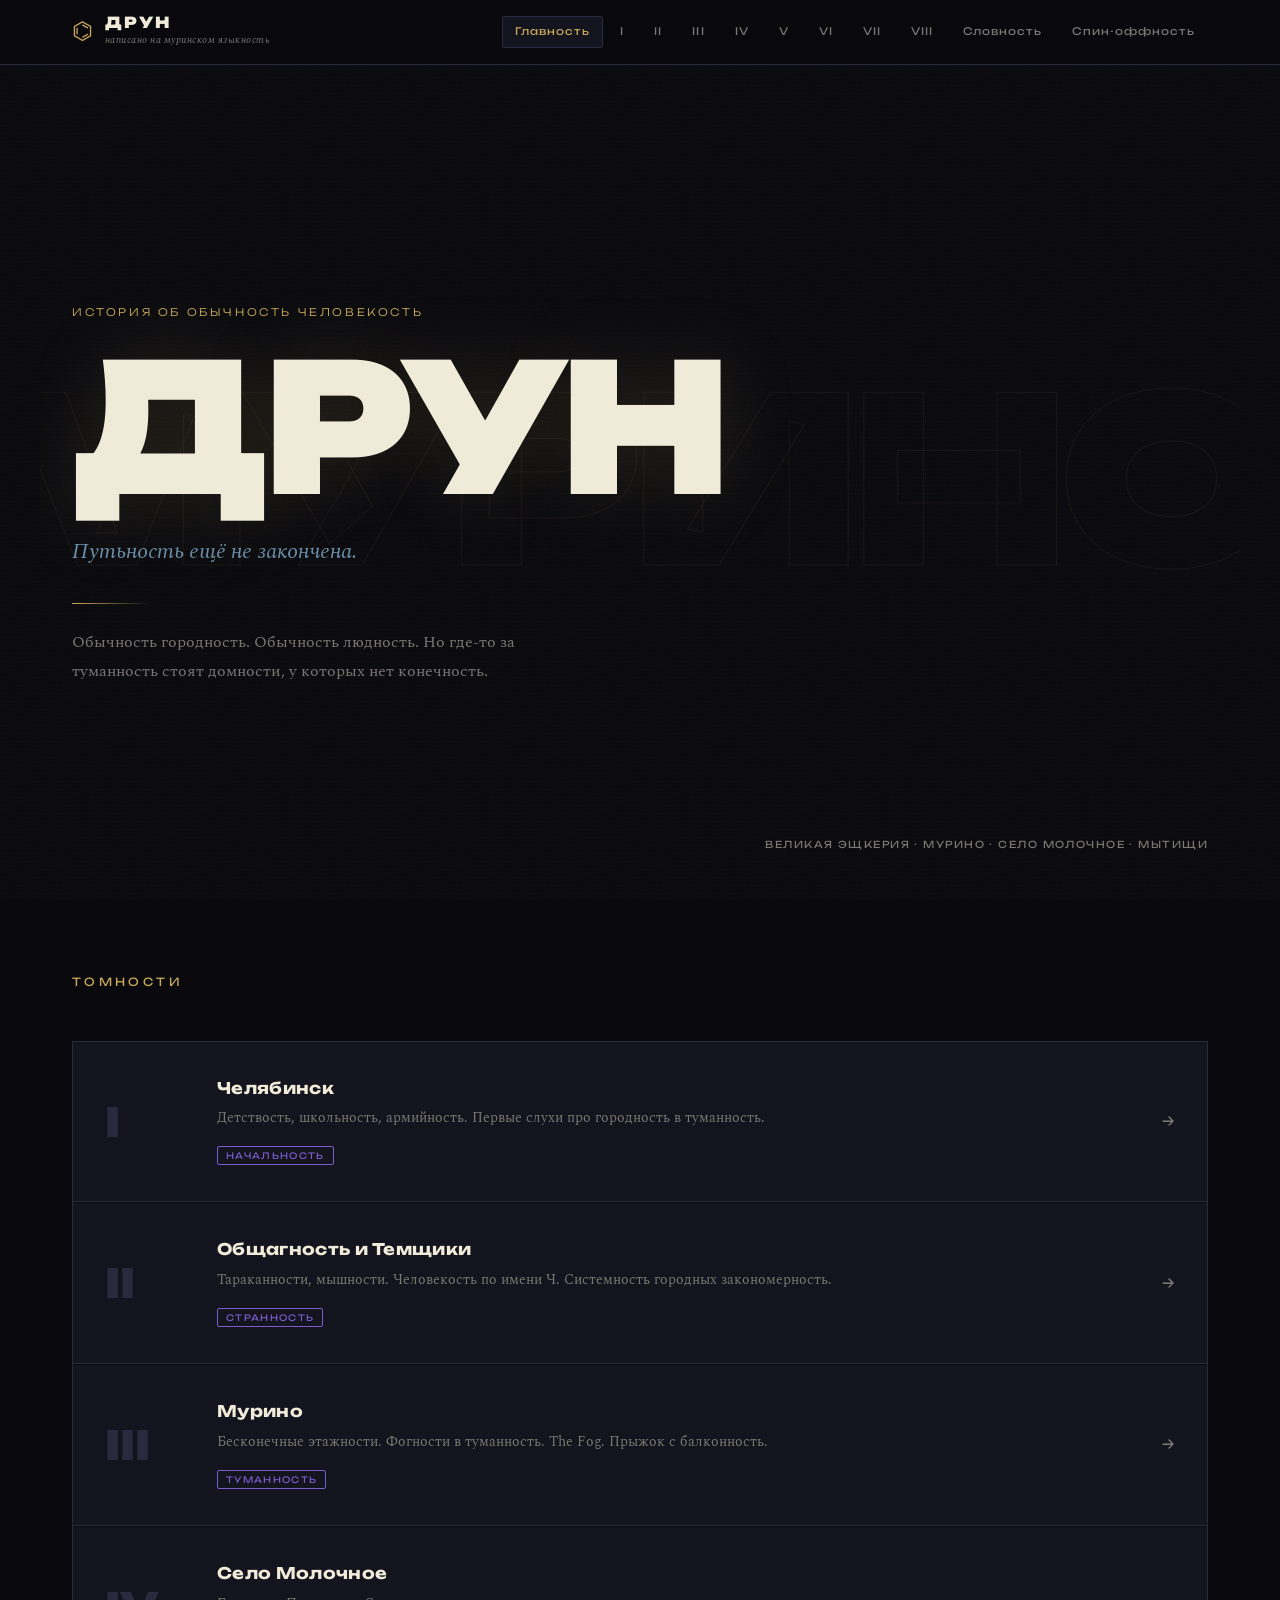
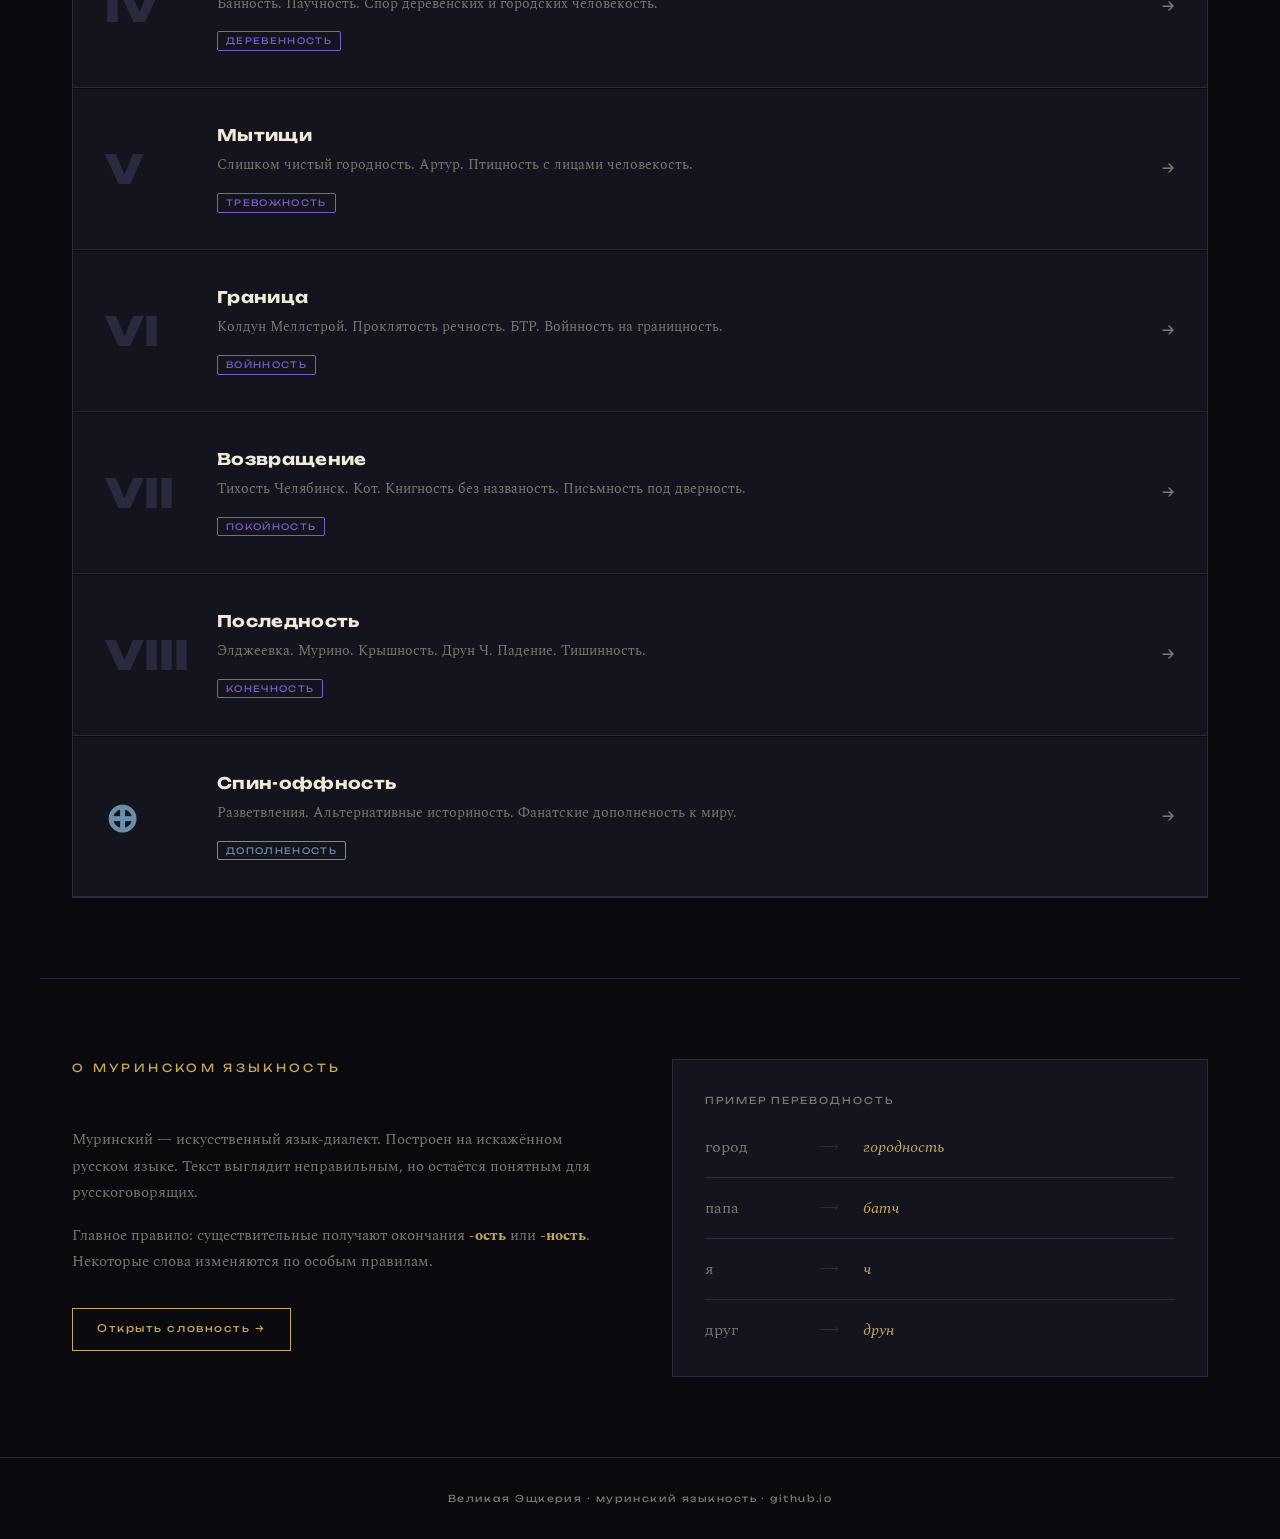
<file: index.html>
<!DOCTYPE html>
<html lang="ru">
<head>
<meta charset="UTF-8">
<meta name="viewport" content="width=device-width, initial-scale=1.0">
<title>Книга Друн — Муринский язык</title>
<link rel="stylesheet" href="style.css">
<link href="https://fonts.googleapis.com/css2?family=Unbounded:wght@300;400;700;900&family=Spectral:ital,wght@0,300;0,400;1,300;1,400&display=swap" rel="stylesheet">
</head>
<body>

<div class="noise"></div>
<div class="scanlines"></div>

<header class="site-header">
  <div class="header-inner">
    <div class="logo-block">
      <span class="logo-symbol">⌬</span>
      <div class="logo-text">
        <span class="logo-title">ДРУН</span>
        <span class="logo-sub">написано на муринском языкность</span>
      </div>
    </div>
    <nav class="main-nav">
      <a href="index.html" class="nav-link active">Главность</a>
      <a href="tom1.html" class="nav-link">I</a>
      <a href="tom2.html" class="nav-link">II</a>
      <a href="tom3.html" class="nav-link">III</a>
      <a href="tom4.html" class="nav-link">IV</a>
      <a href="tom5.html" class="nav-link">V</a>
      <a href="tom6.html" class="nav-link">VI</a>
      <a href="tom7.html" class="nav-link">VII</a>
      <a href="tom8.html" class="nav-link">VIII</a>
      <a href="glossary.html" class="nav-link">Словность</a>
      <a href="spinoffs.html" class="nav-link">Спин-оффность</a>
    </nav>
  </div>
</header>

<main>
  <section class="hero">
    <div class="hero-bg-text">МУРИНО</div>
    <div class="hero-content">
      <p class="hero-eyebrow">История об обычность человекость</p>
      <h1 class="hero-title">ДРУН</h1>
      <p class="hero-subtitle">Путьность ещё не закончена.</p>
      <div class="hero-divider"></div>
      <p class="hero-desc">Обычность городность. Обычность людность. Но где-то за туманность стоят домности, у которых нет конечность.</p>
    </div>
    <div class="hero-map-label">Великая Эщкерия · Мурино · Село Молочное · Мытищи</div>
  </section>

  <section class="tomes-section">
    <h2 class="section-title">Томности</h2>
    <div class="tomes-grid">

      <a href="tom1.html" class="tome-card" data-num="I">
        <div class="tome-number">I</div>
        <div class="tome-info">
          <h3 class="tome-title">Челябинск</h3>
          <p class="tome-desc">Детствость, школьность, армийность. Первые слухи про городность в туманность.</p>
          <span class="tome-tag">Начальность</span>
        </div>
        <div class="tome-arrow">→</div>
      </a>

      <a href="tom2.html" class="tome-card" data-num="II">
        <div class="tome-number">II</div>
        <div class="tome-info">
          <h3 class="tome-title">Общагность и Темщики</h3>
          <p class="tome-desc">Тараканности, мышности. Человекость по имени Ч. Системность городных закономерность.</p>
          <span class="tome-tag">Странность</span>
        </div>
        <div class="tome-arrow">→</div>
      </a>

      <a href="tom3.html" class="tome-card" data-num="III">
        <div class="tome-number">III</div>
        <div class="tome-info">
          <h3 class="tome-title">Мурино</h3>
          <p class="tome-desc">Бесконечные этажности. Фогности в туманность. The Fog. Прыжок с балконность.</p>
          <span class="tome-tag">Туманность</span>
        </div>
        <div class="tome-arrow">→</div>
      </a>

      <a href="tom4.html" class="tome-card" data-num="IV">
        <div class="tome-number">IV</div>
        <div class="tome-info">
          <h3 class="tome-title">Село Молочное</h3>
          <p class="tome-desc">Банность. Паучность. Спор деревенских и городских человекость.</p>
          <span class="tome-tag">Деревенность</span>
        </div>
        <div class="tome-arrow">→</div>
      </a>

      <a href="tom5.html" class="tome-card" data-num="V">
        <div class="tome-number">V</div>
        <div class="tome-info">
          <h3 class="tome-title">Мытищи</h3>
          <p class="tome-desc">Слишком чистый городность. Артур. Птицность с лицами человекость.</p>
          <span class="tome-tag">Тревожность</span>
        </div>
        <div class="tome-arrow">→</div>
      </a>

      <a href="tom6.html" class="tome-card" data-num="VI">
        <div class="tome-number">VI</div>
        <div class="tome-info">
          <h3 class="tome-title">Граница</h3>
          <p class="tome-desc">Колдун Меллстрой. Проклятость речность. БТР. Войнность на границность.</p>
          <span class="tome-tag">Войнность</span>
        </div>
        <div class="tome-arrow">→</div>
      </a>

      <a href="tom7.html" class="tome-card" data-num="VII">
        <div class="tome-number">VII</div>
        <div class="tome-info">
          <h3 class="tome-title">Возвращение</h3>
          <p class="tome-desc">Тихость Челябинск. Кот. Книгность без названость. Письмность под дверность.</p>
          <span class="tome-tag">Покойность</span>
        </div>
        <div class="tome-arrow">→</div>
      </a>

      <a href="tom8.html" class="tome-card" data-num="VIII">
        <div class="tome-number">VIII</div>
        <div class="tome-info">
          <h3 class="tome-title">Последность</h3>
          <p class="tome-desc">Элджеевка. Мурино. Крышность. Друн Ч. Падение. Тишинность.</p>
          <span class="tome-tag">Конечность</span>
        </div>
        <div class="tome-arrow">→</div>
      </a>

      <a href="spinoffs.html" class="tome-card tome-card--spinoff" data-num="⊕">
        <div class="tome-number" style="color: var(--fog);">⊕</div>
        <div class="tome-info">
          <h3 class="tome-title">Спин-оффность</h3>
          <p class="tome-desc">Разветвления. Альтернативные историность. Фанатские дополненость к миру.</p>
          <span class="tome-tag" style="color:var(--fog); border-color:var(--fog);">Дополненость</span>
        </div>
        <div class="tome-arrow">→</div>
      </a>

    </div>
  </section>

  <section class="language-section">
    <div class="lang-inner">
      <div class="lang-text">
        <h2 class="section-title">О муринском языкность</h2>
        <p>Муринский — искусственный язык-диалект. Построен на искажённом русском языке. Текст выглядит неправильным, но остаётся понятным для русскоговорящих.</p>
        <p>Главное правило: существительные получают окончания <strong>-ость</strong> или <strong>-ность</strong>. Некоторые слова изменяются по особым правилам.</p>
        <a href="glossary.html" class="btn-lang">Открыть словность →</a>
      </div>
      <div class="lang-example">
        <div class="example-label">Пример переводность</div>
        <div class="example-row">
          <span class="example-ru">город</span>
          <span class="example-arrow">⟶</span>
          <span class="example-mur">городность</span>
        </div>
        <div class="example-row">
          <span class="example-ru">папа</span>
          <span class="example-arrow">⟶</span>
          <span class="example-mur">батч</span>
        </div>
        <div class="example-row">
          <span class="example-ru">я</span>
          <span class="example-arrow">⟶</span>
          <span class="example-mur">ч</span>
        </div>
        <div class="example-row">
          <span class="example-ru">друг</span>
          <span class="example-arrow">⟶</span>
          <span class="example-mur">друн</span>
        </div>
      </div>
    </div>
  </section>
</main>

<footer class="site-footer">
  <span>Великая Эщкерия · муринский языкность · github.io</span>
</footer>

</body>
</html>
</file>
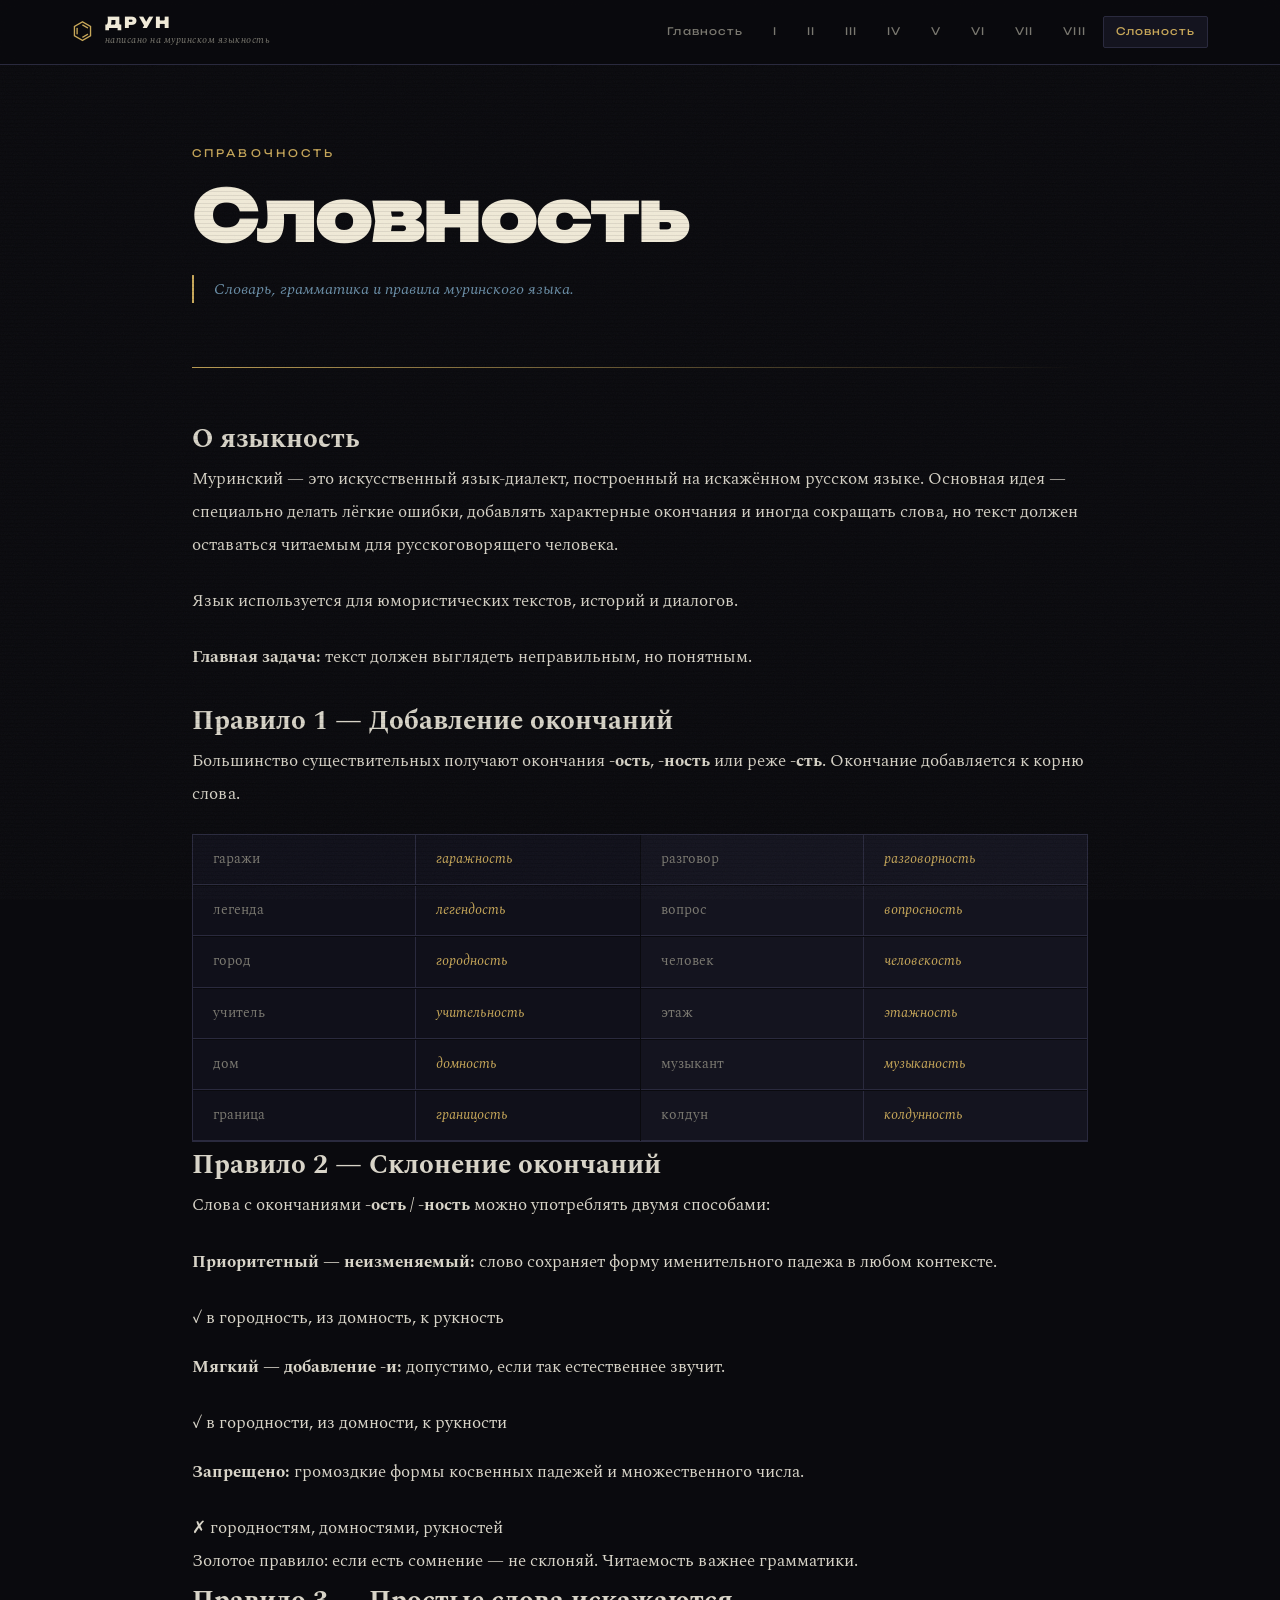
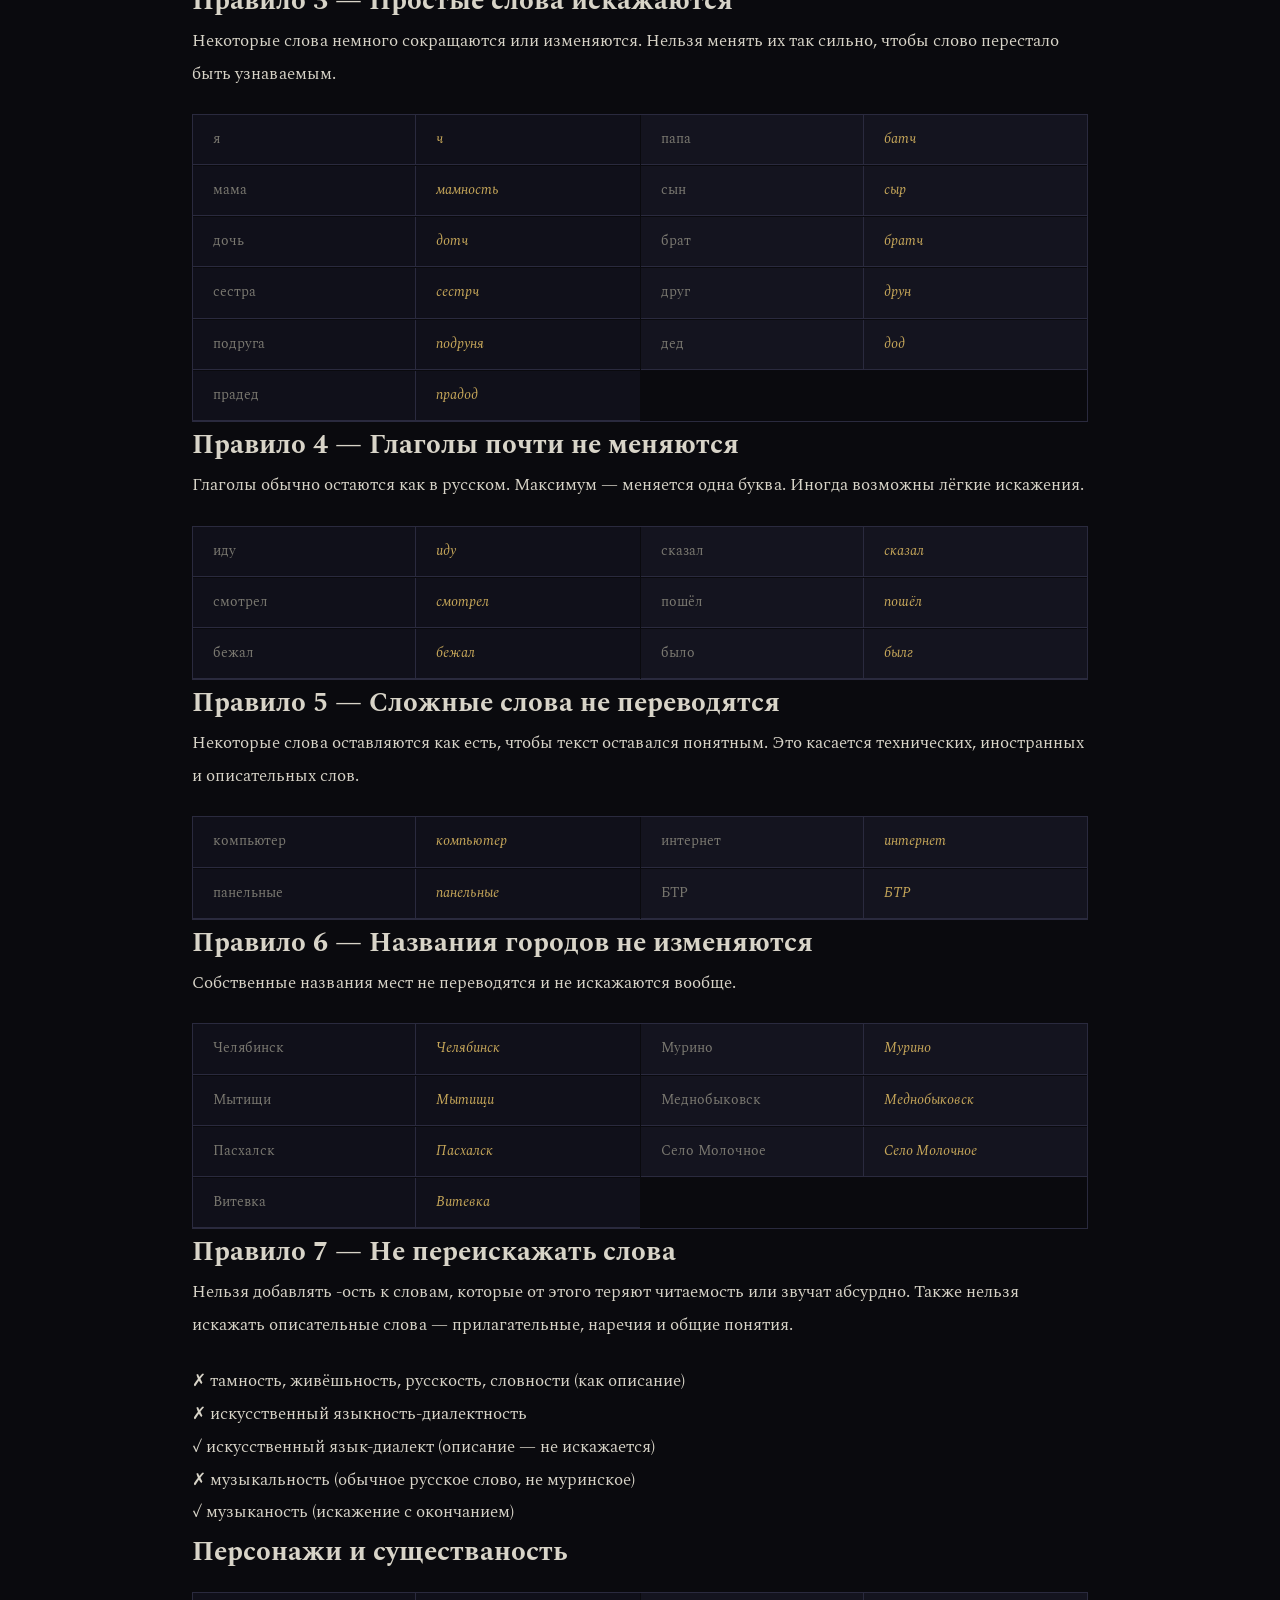
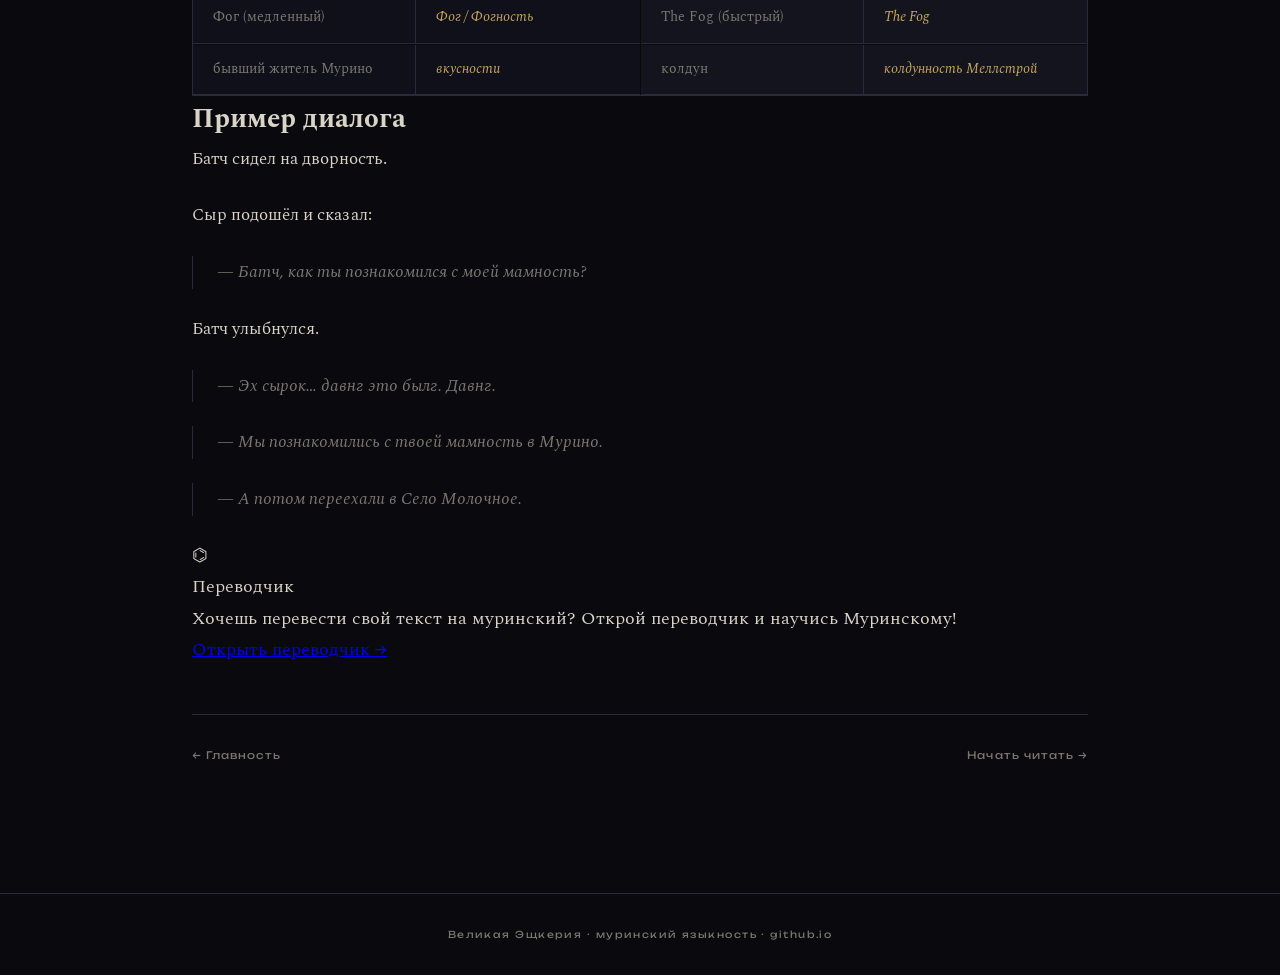
<file: glossary.html>
<!DOCTYPE html>
<html lang="ru">
<head>
<meta charset="UTF-8">
<meta name="viewport" content="width=device-width, initial-scale=1.0">
<title>Словность — Муринский язык · Друн</title>
<link rel="stylesheet" href="style.css">
<link href="https://fonts.googleapis.com/css2?family=Unbounded:wght@300;400;700;900&family=Spectral:ital,wght@0,300;0,400;1,300;1,400&display=swap" rel="stylesheet">
</head>
<body>
<div class="noise"></div>
<div class="scanlines"></div>
<header class="site-header">
  <div class="header-inner">
    <div class="logo-block">
      <span class="logo-symbol">⌬</span>
      <div class="logo-text">
        <span class="logo-title">ДРУН</span>
        <span class="logo-sub">написано на муринском языкность</span>
      </div>
    </div>
    <nav class="main-nav">
      <a href="index.html" class="nav-link">Главность</a>
      <a href="tom1.html" class="nav-link">I</a>
      <a href="tom2.html" class="nav-link">II</a>
      <a href="tom3.html" class="nav-link">III</a>
      <a href="tom4.html" class="nav-link">IV</a>
      <a href="tom5.html" class="nav-link">V</a>
      <a href="tom6.html" class="nav-link">VI</a>
      <a href="tom7.html" class="nav-link">VII</a>
      <a href="tom8.html" class="nav-link">VIII</a>
      <a href="glossary.html" class="nav-link active">Словность</a>
    </nav>
  </div>
</header>

<main class="glossary-page">

  <div class="tome-page-header">
    <span class="tome-page-num">Справочность</span>
    <h1 class="tome-page-title">Словность</h1>
    <p class="tome-page-desc">Словарь, грамматика и правила муринского языка.</p>
  </div>
  <div class="tome-divider"></div>

  <!-- ======= О ЯЗЫКЕ ======= -->
  <div class="gloss-block">
    <h2 class="gloss-block-title">О языкность</h2>
    <div class="book-text">
      <p>Муринский — это искусственный язык-диалект, построенный на искажённом русском языке. Основная идея — специально делать лёгкие ошибки, добавлять характерные окончания и иногда сокращать слова, но текст должен оставаться читаемым для русскоговорящего человека.</p>
      <p>Язык используется для юмористических текстов, историй и диалогов.</p>
      <p><strong>Главная задача:</strong> текст должен выглядеть неправильным, но понятным.</p>
    </div>
  </div>

  <!-- ======= ПРАВИЛО 1 ======= -->
  <div class="gloss-block">
    <h2 class="gloss-block-title">Правило 1 — Добавление окончаний</h2>
    <div class="book-text">
      <p>Большинство существительных получают окончания <strong>-ость</strong>, <strong>-ность</strong> или реже <strong>-сть</strong>. Окончание добавляется к корню слова.</p>
    </div>
    <div class="glossary-grid" style="margin-top:1rem;">
      <div class="glossary-item"><div class="glossary-ru">гаражи</div><div class="glossary-mur">гаражность</div></div>
      <div class="glossary-item"><div class="glossary-ru">разговор</div><div class="glossary-mur">разговорность</div></div>
      <div class="glossary-item"><div class="glossary-ru">легенда</div><div class="glossary-mur">легендость</div></div>
      <div class="glossary-item"><div class="glossary-ru">вопрос</div><div class="glossary-mur">вопросность</div></div>
      <div class="glossary-item"><div class="glossary-ru">город</div><div class="glossary-mur">городность</div></div>
      <div class="glossary-item"><div class="glossary-ru">человек</div><div class="glossary-mur">человекость</div></div>
      <div class="glossary-item"><div class="glossary-ru">учитель</div><div class="glossary-mur">учительность</div></div>
      <div class="glossary-item"><div class="glossary-ru">этаж</div><div class="glossary-mur">этажность</div></div>
      <div class="glossary-item"><div class="glossary-ru">дом</div><div class="glossary-mur">домность</div></div>
      <div class="glossary-item"><div class="glossary-ru">музыкант</div><div class="glossary-mur">музыканость</div></div>
      <div class="glossary-item"><div class="glossary-ru">граница</div><div class="glossary-mur">границость</div></div>
      <div class="glossary-item"><div class="glossary-ru">колдун</div><div class="glossary-mur">колдунность</div></div>
    </div>
  </div>

  <!-- ======= ПРАВИЛО 2 ======= -->
  <div class="gloss-block">
    <h2 class="gloss-block-title">Правило 2 — Склонение окончаний</h2>
    <div class="book-text">
      <p>Слова с окончаниями <strong>-ость / -ность</strong> можно употреблять двумя способами:</p>
      <p><strong>Приоритетный — неизменяемый:</strong> слово сохраняет форму именительного падежа в любом контексте.</p>
      <div class="gloss-example-row">
        <span class="gloss-ex-label">✓</span>
        <span class="gloss-ex-text">в городность, из домность, к рукность</span>
      </div>
      <p style="margin-top:1rem;"><strong>Мягкий — добавление -и:</strong> допустимо, если так естественнее звучит.</p>
      <div class="gloss-example-row">
        <span class="gloss-ex-label">✓</span>
        <span class="gloss-ex-text">в городности, из домности, к рукности</span>
      </div>
      <p style="margin-top:1rem;"><strong>Запрещено:</strong> громоздкие формы косвенных падежей и множественного числа.</p>
      <div class="gloss-example-row bad">
        <span class="gloss-ex-label">✗</span>
        <span class="gloss-ex-text">городностям, домностями, рукностей</span>
      </div>
      <div class="gloss-rule-box">
        Золотое правило: если есть сомнение — не склоняй. Читаемость важнее грамматики.
      </div>
    </div>
  </div>

  <!-- ======= ПРАВИЛО 3 ======= -->
  <div class="gloss-block">
    <h2 class="gloss-block-title">Правило 3 — Простые слова искажаются</h2>
    <div class="book-text">
      <p>Некоторые слова немного сокращаются или изменяются. Нельзя менять их так сильно, чтобы слово перестало быть узнаваемым.</p>
    </div>
    <div class="glossary-grid" style="margin-top:1rem;">
      <div class="glossary-item"><div class="glossary-ru">я</div><div class="glossary-mur">ч</div></div>
      <div class="glossary-item"><div class="glossary-ru">папа</div><div class="glossary-mur">батч</div></div>
      <div class="glossary-item"><div class="glossary-ru">мама</div><div class="glossary-mur">мамность</div></div>
      <div class="glossary-item"><div class="glossary-ru">сын</div><div class="glossary-mur">сыр</div></div>
      <div class="glossary-item"><div class="glossary-ru">дочь</div><div class="glossary-mur">дотч</div></div>
      <div class="glossary-item"><div class="glossary-ru">брат</div><div class="glossary-mur">братч</div></div>
      <div class="glossary-item"><div class="glossary-ru">сестра</div><div class="glossary-mur">сестрч</div></div>
      <div class="glossary-item"><div class="glossary-ru">друг</div><div class="glossary-mur">друн</div></div>
      <div class="glossary-item"><div class="glossary-ru">подруга</div><div class="glossary-mur">подруня</div></div>
      <div class="glossary-item"><div class="glossary-ru">дед</div><div class="glossary-mur">дод</div></div>
      <div class="glossary-item"><div class="glossary-ru">прадед</div><div class="glossary-mur">прадод</div></div>
    </div>
  </div>

  <!-- ======= ПРАВИЛО 4 ======= -->
  <div class="gloss-block">
    <h2 class="gloss-block-title">Правило 4 — Глаголы почти не меняются</h2>
    <div class="book-text">
      <p>Глаголы обычно остаются как в русском. Максимум — меняется одна буква. Иногда возможны лёгкие искажения.</p>
    </div>
    <div class="glossary-grid" style="margin-top:1rem;">
      <div class="glossary-item"><div class="glossary-ru">иду</div><div class="glossary-mur">иду</div></div>
      <div class="glossary-item"><div class="glossary-ru">сказал</div><div class="glossary-mur">сказал</div></div>
      <div class="glossary-item"><div class="glossary-ru">смотрел</div><div class="glossary-mur">смотрел</div></div>
      <div class="glossary-item"><div class="glossary-ru">пошёл</div><div class="glossary-mur">пошёл</div></div>
      <div class="glossary-item"><div class="glossary-ru">бежал</div><div class="glossary-mur">бежал</div></div>
      <div class="glossary-item"><div class="glossary-ru">было</div><div class="glossary-mur">былг</div></div>
    </div>
  </div>

  <!-- ======= ПРАВИЛО 5 ======= -->
  <div class="gloss-block">
    <h2 class="gloss-block-title">Правило 5 — Сложные слова не переводятся</h2>
    <div class="book-text">
      <p>Некоторые слова оставляются как есть, чтобы текст оставался понятным. Это касается технических, иностранных и описательных слов.</p>
    </div>
    <div class="glossary-grid" style="margin-top:1rem;">
      <div class="glossary-item"><div class="glossary-ru">компьютер</div><div class="glossary-mur">компьютер</div></div>
      <div class="glossary-item"><div class="glossary-ru">интернет</div><div class="glossary-mur">интернет</div></div>
      <div class="glossary-item"><div class="glossary-ru">панельные</div><div class="glossary-mur">панельные</div></div>
      <div class="glossary-item"><div class="glossary-ru">БТР</div><div class="glossary-mur">БТР</div></div>
    </div>
  </div>

  <!-- ======= ПРАВИЛО 6 ======= -->
  <div class="gloss-block">
    <h2 class="gloss-block-title">Правило 6 — Названия городов не изменяются</h2>
    <div class="book-text">
      <p>Собственные названия мест не переводятся и не искажаются вообще.</p>
    </div>
    <div class="glossary-grid" style="margin-top:1rem;">
      <div class="glossary-item"><div class="glossary-ru">Челябинск</div><div class="glossary-mur">Челябинск</div></div>
      <div class="glossary-item"><div class="glossary-ru">Мурино</div><div class="glossary-mur">Мурино</div></div>
      <div class="glossary-item"><div class="glossary-ru">Мытищи</div><div class="glossary-mur">Мытищи</div></div>
      <div class="glossary-item"><div class="glossary-ru">Меднобыковск</div><div class="glossary-mur">Меднобыковск</div></div>
      <div class="glossary-item"><div class="glossary-ru">Пасхалск</div><div class="glossary-mur">Пасхалск</div></div>
      <div class="glossary-item"><div class="glossary-ru">Село Молочное</div><div class="glossary-mur">Село Молочное</div></div>
      <div class="glossary-item"><div class="glossary-ru">Витевка</div><div class="glossary-mur">Витевка</div></div>
    </div>
  </div>

  <!-- ======= ПРАВИЛО 7 — ЗАПРЕТ ======= -->
  <div class="gloss-block">
    <h2 class="gloss-block-title">Правило 7 — Не переискажать слова</h2>
    <div class="book-text">
      <p>Нельзя добавлять -ость к словам, которые от этого теряют читаемость или звучат абсурдно. Также нельзя искажать описательные слова — прилагательные, наречия и общие понятия.</p>
      <div class="gloss-example-row bad">
        <span class="gloss-ex-label">✗</span>
        <span class="gloss-ex-text">тамность, живёшьность, русскость, словности (как описание)</span>
      </div>
      <div class="gloss-example-row bad">
        <span class="gloss-ex-label">✗</span>
        <span class="gloss-ex-text">искусственный языкность-диалектность</span>
      </div>
      <div class="gloss-example-row">
        <span class="gloss-ex-label">✓</span>
        <span class="gloss-ex-text">искусственный язык-диалект (описание — не искажается)</span>
      </div>
      <div class="gloss-example-row bad">
        <span class="gloss-ex-label">✗</span>
        <span class="gloss-ex-text">музыкальность (обычное русское слово, не муринское)</span>
      </div>
      <div class="gloss-example-row">
        <span class="gloss-ex-label">✓</span>
        <span class="gloss-ex-text">музыканость (искажение с окончанием)</span>
      </div>
    </div>
  </div>

  <!-- ======= ПЕРСОНАЖИ И СУЩЕСТВА ======= -->
  <div class="gloss-block">
    <h2 class="gloss-block-title">Персонажи и существаность</h2>
    <div class="glossary-grid" style="margin-top:1rem;">
      <div class="glossary-item"><div class="glossary-ru">Фог (медленный)</div><div class="glossary-mur">Фог / Фогность</div></div>
      <div class="glossary-item"><div class="glossary-ru">The Fog (быстрый)</div><div class="glossary-mur">The Fog</div></div>
      <div class="glossary-item"><div class="glossary-ru">бывший житель Мурино</div><div class="glossary-mur">вкусности</div></div>
      <div class="glossary-item"><div class="glossary-ru">колдун</div><div class="glossary-mur">колдунность Меллстрой</div></div>
    </div>
  </div>

  <!-- ======= ПРИМЕР ДИАЛОГА ======= -->
  <div class="gloss-block">
    <h2 class="gloss-block-title">Пример диалога</h2>
    <div class="book-text gloss-dialogue-example">
      <p>Батч сидел на дворность.</p>
      <p>Сыр подошёл и сказал:</p>
      <div class="dialogue">— Батч, как ты познакомился с моей мамность?</div>
      <p>Батч улыбнулся.</p>
      <div class="dialogue">— Эх сырок… давнг это былг. Давнг.</div>
      <div class="dialogue">— Мы познакомились с твоей мамность в Мурино.</div>
      <div class="dialogue">— А потом переехали в Село Молочное.</div>
    </div>
  </div>

  <!-- ======= ПЕРЕВОДЧИК ======= -->
  <div class="gloss-translator-block">
    <div class="gloss-translator-inner">
      <div class="gloss-translator-icon">⌬</div>
      <div class="gloss-translator-text">
        <p class="gloss-translator-label">Переводчик</p>
        <p class="gloss-translator-desc">Хочешь перевести свой текст на муринский? Открой переводчик и научись Муринскому!</p>
      </div>
      <a href="translator.html" class="gloss-translator-btn" target="_blank">
        Открыть переводчик →
      </a>
    </div>
  </div>

  <div class="tome-nav" style="margin-top:3rem;">
    <a href="index.html">← Главность</a>
    <a href="tom1.html">Начать читать →</a>
  </div>

</main>

<footer class="site-footer">
  <span>Великая Эщкерия · муринский языкность · github.io</span>
</footer>
</body>
</html>
</file>
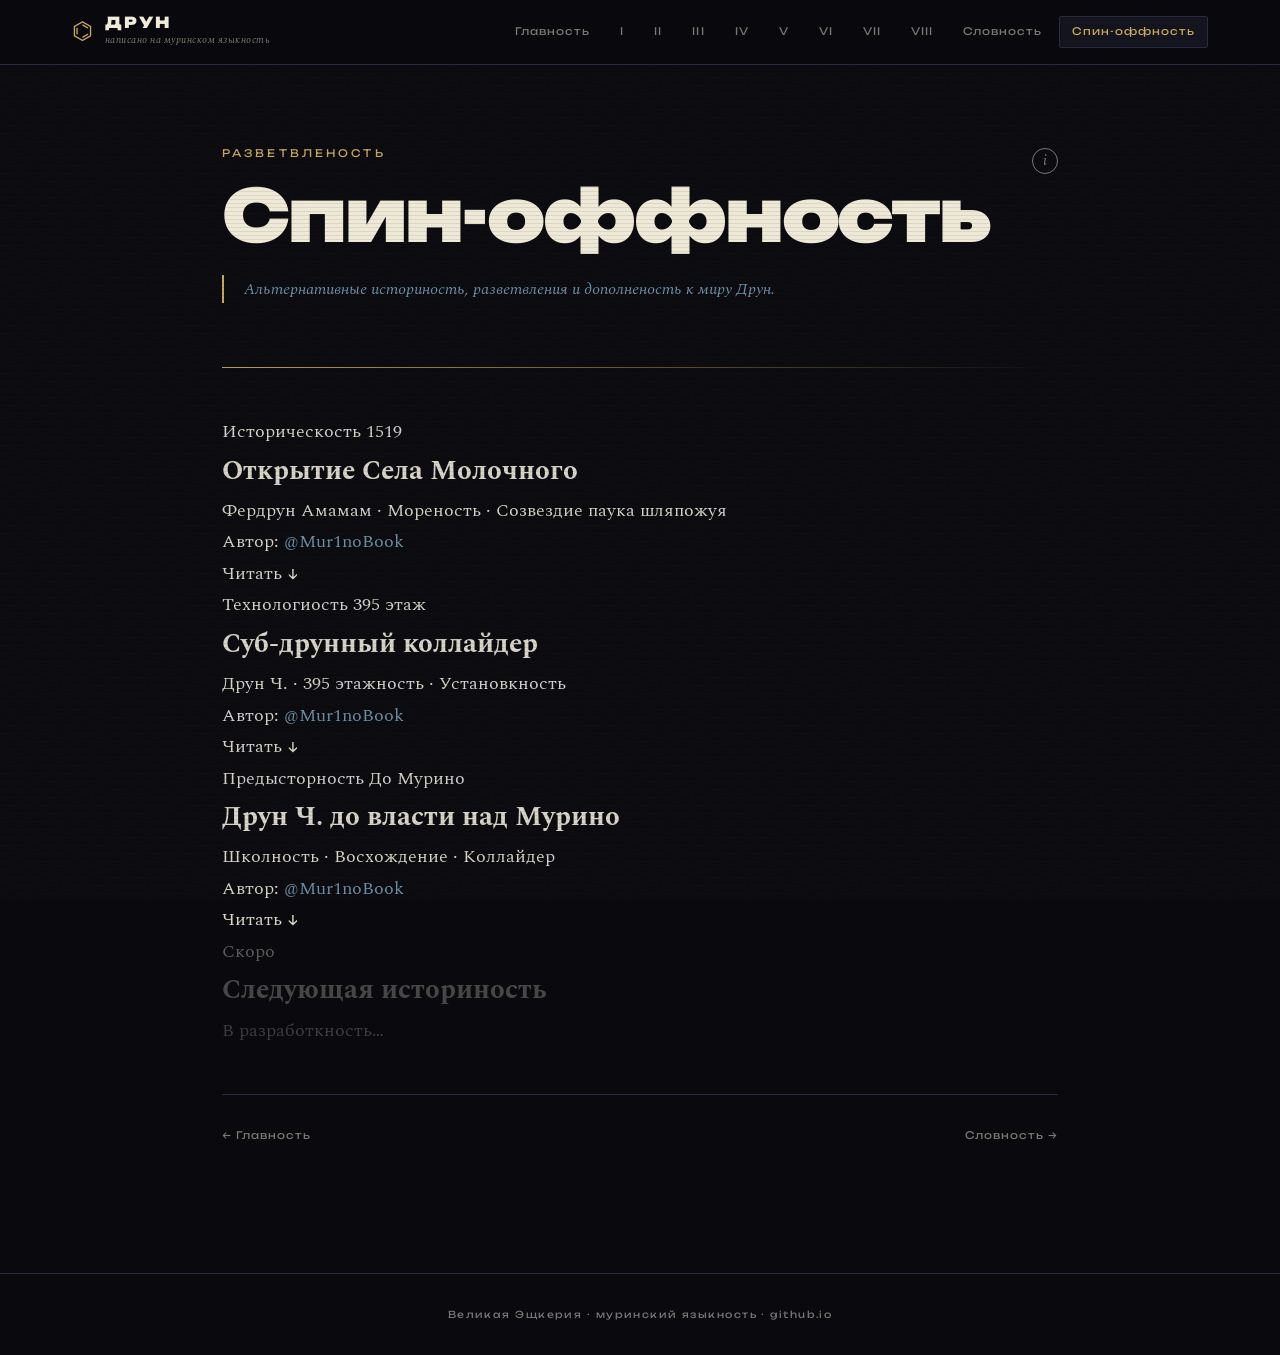
<file: spinoffs.html>
<!DOCTYPE html>
<html lang="ru">
<head>
<meta charset="UTF-8">
<meta name="viewport" content="width=device-width, initial-scale=1.0">
<title>Спин-оффность · Друн</title>
<link rel="stylesheet" href="style.css">
<link href="https://fonts.googleapis.com/css2?family=Unbounded:wght@300;400;700;900&family=Spectral:ital,wght@0,300;0,400;1,300;1,400&display=swap" rel="stylesheet">
<style>
.so-card-body{overflow:hidden;transition:max-height 0.5s cubic-bezier(0.4,0,0.2,1);max-height:0;}
</style>
</head>
<body>
<div class="noise"></div>
<div class="scanlines"></div>

<header class="site-header">
  <div class="header-inner">
    <div class="logo-block">
      <span class="logo-symbol">⌬</span>
      <div class="logo-text">
        <span class="logo-title">ДРУН</span>
        <span class="logo-sub">написано на муринском языкность</span>
      </div>
    </div>
    <nav class="main-nav">
      <a href="index.html" class="nav-link">Главность</a>
      <a href="tom1.html" class="nav-link">I</a>
      <a href="tom2.html" class="nav-link">II</a>
      <a href="tom3.html" class="nav-link">III</a>
      <a href="tom4.html" class="nav-link">IV</a>
      <a href="tom5.html" class="nav-link">V</a>
      <a href="tom6.html" class="nav-link">VI</a>
      <a href="tom7.html" class="nav-link">VII</a>
      <a href="tom8.html" class="nav-link">VIII</a>
      <a href="glossary.html" class="nav-link">Словность</a>
      <a href="spinoffs.html" class="nav-link active">Спин-оффность</a>
    </nav>
  </div>
</header>

<main class="tome-page" style="max-width:900px;">
  <div class="tome-page-header">
    <div style="display:flex;align-items:center;gap:1rem;flex-wrap:wrap;">
      <span class="tome-page-num">Разветвленость</span>
      <div style="position:relative;margin-left:auto;">
        <button class="spinoff-info-btn" id="infoBtn" title="Контактность автора"><span>i</span></button>
        <div class="spinoff-info-popup" id="infoPopup">
          <p class="spinoff-info-label">Автор и контактность</p>
          <!-- ТГ ссылка — менять здесь -->
          <a class="spinoff-contact-link" href="https://t.me/Mur1noBook" target="_blank">
            <span class="spinoff-contact-icon">✈</span> Telegram
          </a>
          <!-- ТикТок — впиши своё имя вместо @не_указан -->
          <a class="spinoff-contact-link" href="#" target="_blank">
            <span class="spinoff-contact-icon">♪</span> TikTok: @не_указан
          </a>
        </div>
      </div>
    </div>
    <h1 class="tome-page-title">Спин-оффность</h1>
    <p class="tome-page-desc">Альтернативные историность, разветвления и дополненость к миру Друн.</p>
  </div>
  <div class="tome-divider"></div>

  <div class="so-list">

    <!-- ══ СПИН-ОФФ 1 ══ -->
    <div class="so-card" id="so1">
      <div class="so-card-header">
        <div class="so-card-meta">
          <span class="so-card-tag">Историческость</span>
          <span class="so-card-year">1519</span>
        </div>
        <h2 class="so-card-title">Открытие Села Молочного</h2>
        <p class="so-card-sub">Фердрун Амамам · Мореность · Созвездие паука шляпожуя</p>
        <div class="so-card-author">Автор: <span><a href="https://t.me/Mur1noBook" target="_blank" style="color:var(--fog);text-decoration:none;">@Mur1noBook</a></span></div>
        <div class="so-card-toggle">
          <span class="so-toggle-text">Читать</span>
          <span class="so-toggle-arrow">↓</span>
        </div>
      </div>
      <div class="so-card-body" id="so1-body">
        <div class="so-card-content book-text">
          <p style="font-family:'Unbounded',sans-serif;font-size:0.6rem;letter-spacing:0.2em;color:var(--accent);margin-bottom:2rem;">ОТКРЫТИЕ СЕЛА МОЛОЧНОГО В 1519 ГОДУ</p>
          <p>Фердрун Амамам услышал про селность Молочное случайность.</p>
          <p>Кто-то говорил, что это просто байканость. Кто-то — что это место, куда лучше не идти.</p>
          <p>Но Фердрун был из тех, кто наоборот шёл именно туда. Он решил найти его.</p>
          <div class="scene-break">· · ·</div>
          <p>В 1519 году он отправился в мореность. Командность особо не понимала, куда они плывут. Им говорили разное. Иногда даже противоречивость. Но корабль уже шёл, и возвращаться никто не хотел.</p>
          <div class="scene-break">· · ·</div>
          <p>Сначалость всё было обычно. Потом стало… странность. Мореность иногда затихало полностью. Иногда корабль двигался сам. Матросность начали замечать, что что-то не так. Но Фердрун только смотрел вперёд. Как будто знал, что делает.</p>
          <div class="scene-break">· · ·</div>
          <p>Однажды ночью они увидели новое созвездие.</p>
          <p><span class="emphasis">Созвездие паука шляпожуя.</span></p>
          <p>Его раньше не было. Оно как будто просто появилось. И именно тогда Фердрун сказал:</p>
          <div class="dialogue">— Мы близко.</div>
          <div class="scene-break">· · ·</div>
          <p>После этого путь как будто перестал быть обычным. Сколько они плыли дальше — никто не помнил. Дни путались. Ночность тянулись. Но корабль всё равно шёл.</p>
          <div class="scene-break">· · ·</div>
          <p>На этом всё обрывается. Неизвестно, как именно он нашёл земленость. Неизвестно, что он там увидел первым.</p>
          <p>Но спустя время начали говорить: что селность Молочное всё-таки существует, что там есть огромные пауки, и что туда лучше не попадать.</p>
        </div>
      </div>
    </div>

    <!-- ══ СПИН-ОФФ 2 ══ -->
    <div class="so-card" id="so2">
      <div class="so-card-header">
        <div class="so-card-meta">
          <span class="so-card-tag">Технологиость</span>
          <span class="so-card-year">395 этаж</span>
        </div>
        <h2 class="so-card-title">Суб-друнный коллайдер</h2>
        <p class="so-card-sub">Друн Ч. · 395 этажность · Установкность</p>
        <div class="so-card-author">Автор: <span><a href="https://t.me/Mur1noBook" target="_blank" style="color:var(--fog);text-decoration:none;">@Mur1noBook</a></span></div>
        <div class="so-card-toggle">
          <span class="so-toggle-text">Читать</span>
          <span class="so-toggle-arrow">↓</span>
        </div>
      </div>
      <div class="so-card-body" id="so2-body">
        <div class="so-card-content book-text">
          <p style="font-family:'Unbounded',sans-serif;font-size:0.6rem;letter-spacing:0.2em;color:var(--accent);margin-bottom:2rem;">395 ЭТАЖНОСТЬ — УСТАНОВКНОСТЬ</p>
          <p>395 этаж не был просто этажом. Он не вписывался в остальную многоэтажность. Лифты туда не ходили напрямую. Лестницы иногда приводили, а иногда — нет.</p>
          <p>Иногда человекость поднимался и попадал на 312. Иногда — сразу на 402. 395 как будто «вставлялся» между ними, когда это было нужно.</p>
          <p>Друн Ч. выбрал его не случайно.</p>
          <div class="scene-break">· · ·</div>
          <p>Там уже нарушалась обычная пространственность. Звукность запаздывал. Светность искажался. Шаги могли звучать впереди, даже если ты стоял на месте. Именно там он начал строить установкность.</p>
          <div class="scene-break">· · ·</div>
          <p>Сначала это были просто комнатность. Закрытые. Без окон. С толстыми стенность. Но очень быстро стало понятно — обычных материалов недостаточно. Стены «плыли». Углы не держались. Инструментность давали разную геометрию каждый раз.</p>
          <p>Тогда он начал использовать смешанные материалность. Металлность усиливали слоями композитность. Бетонность добавляли с примесями. Некоторые элементы «собирали» прямо на месте.</p>
          <div class="scene-break">· · ·</div>
          <p>Строили не подряд. А кусками. Сначала один сектор. Потом проверка. Потом следующий. Коридорность специально делали длинными и повторяющимися — это была защита. Если кто-то попадал внутрь без разрешения — он терял ориентирность. И не доходил до центра.</p>
          <div class="scene-break">· · ·</div>
          <p>Центр занимал коллайдер. Его не привезли. Его собирали на месте. Основу составляло кольцность. Сегментами. Обычные крепления не работали — использовали стабилизирующие контурность, удерживавшие форму «пространственно».</p>
          <div class="scene-break">· · ·</div>
          <p>Главное было — разгон. Система должна была удерживать частицность в кольце. Для этого использовались импульсные генераторность. Синхронизация была критична. Если импульсы сбивались — поток начинал «рваться». И это могло разрушить всё.</p>
          <div class="scene-break">· · ·</div>
          <p>Камерность сделали отдельно. В итоге она выглядела полупрозрачной — скорее как слой между состояниями. Когда коллайдер запускался — становилось ясно: это система, которая взаимодействует с самой средой этажность.</p>
          <div class="scene-break">· · ·</div>
          <p>Фоги появились уже после. С каждым шагом коллайдер становился сложнее. И менее предсказуемым. Но для Друна Ч. это было не проблемой. Это было развитием.</p>
          <p>Потому что чем дальше он заходил — тем ближе он был к полному контролю над тем, что происходило на 395 этажность.</p>
        </div>
      </div>
    </div>

    <!-- ══ СПИН-ОФФ 3 ══ -->
    <div class="so-card" id="so3">
      <div class="so-card-header">
        <div class="so-card-meta">
          <span class="so-card-tag">Предысторность</span>
          <span class="so-card-year">До Мурино</span>
        </div>
        <h2 class="so-card-title">Друн Ч. до власти над Мурино</h2>
        <p class="so-card-sub">Школность · Восхождение · Коллайдер</p>
        <div class="so-card-author">Автор: <span><a href="https://t.me/Mur1noBook" target="_blank" style="color:var(--fog);text-decoration:none;">@Mur1noBook</a></span></div>
        <div class="so-card-toggle">
          <span class="so-toggle-text">Читать</span>
          <span class="so-toggle-arrow">↓</span>
        </div>
      </div>
      <div class="so-card-body" id="so3-body">
        <div class="so-card-content book-text">
          <p style="font-family:'Unbounded',sans-serif;font-size:0.6rem;letter-spacing:0.2em;color:var(--accent);margin-bottom:2rem;">ВОСХОЖДЕНИЕ К ВЛАСТИ</p>
          <p>Друн Ч. до власти над Мурино был тем, кого никто не воспринимал всерьёз.</p>
          <p>В школность его задирали. Смеялись. Толкали. Иногда просто делали вид, что его не существует. В университетность ничего не изменилось. Людность стали только жестче. Тонкость исчезла. Осталась только насмешкность и презрительность. Его ломали не сразу. Постепенно. Каждый день.</p>
          <div class="scene-break">· · ·</div>
          <p>Потом было <span class="place-name">Село Молочное</span>. Там уже не было насмешек. Там была прямость. Грабили. Били. Оставляли лежать. И никто не вмешивался. Именно там он окончательно перестал ждать от человекость чего-то хорошего.</p>
          <div class="scene-break">· · ·</div>
          <p>Когда он пришёл в <span class="place-name">Мурино</span>, он был уже другим. Тихий. Наблюдающий. Очень внимательный. Работность ему не давали. Но он начал говорить.</p>
          <p>Он слушал людность. Запоминал, что им важно. Подстраивался. Он не спорил. Он соглашался. А потом аккуратно направлял разговорность туда, куда нужно ему.</p>
          <div class="scene-break">· · ·</div>
          <p>Постепенно вокруг него начали появляться связность. Сначала — на уровне подъездность. Потом — районность. Он решал мелкие проблемность. Быстро. Чётко. Без лишних слов. И людность начали его запоминать.</p>
          <div class="dialogue">— Он делает.</div>
          <div class="dialogue">— Он решает.</div>
          <div class="dialogue">— С ним спокойно.</div>
          <div class="scene-break">· · ·</div>
          <p>Когда начались нестабильность в городность, он оказался тем, кто уже имел влияниеность. Не самый сильный. Но самый удобный. Самый понятный. Его начали продвигать. Сначала неофициально. Потом открыто.</p>
          <p>Так он стал президентом <span class="place-name">Мурино</span>. Без резкости. Без переворота. Просто оказался в нужной точке. И когда получил власть — не изменился. Он просто перестал скрываться.</p>
          <div class="scene-break">· · ·</div>
          <p>На 395 этажность он закрыл доступ. Ограничил проход. И начал собирать установкность.</p>
          <p><span class="emphasis">Друнный коллайдер.</span></p>
          <p>Он помещал человекость внутрь системы. Суб-друнные частицность проходили через телность. Меняли поведение. Восприятие. При слабых режимах появлялись вкусности. При более сильных — получались фоги. Чистая функция. Движеность. Подчинение. Охрана.</p>
          <div class="scene-break">· · ·</div>
          <p>С каждым днём он становился точнее. Холоднее. Он больше не видел в людность личность. Только материал.</p>
          <p>И тогда цель окончательно оформилась. Не просто держать <span class="place-name">Мурино</span>. Преобразовать. Городность. Селность. Всех.</p>
          <p>Чтобы мир стал таким,<br>где больше никто<br>никогда<br>не сможет сломать его первым.</p>
        </div>
      </div>
    </div>

    <!-- Placeholder -->
    <div class="so-card so-card--empty">
      <div class="so-card-header" style="cursor:default;pointer-events:none;">
        <div class="so-card-meta"><span class="so-card-tag" style="opacity:0.4;">Скоро</span></div>
        <h2 class="so-card-title" style="opacity:0.3;">Следующая историность</h2>
        <p class="so-card-sub" style="opacity:0.25;">В разработкность…</p>
      </div>
    </div>

  </div>

  <div class="tome-nav" style="margin-top:3rem;">
    <a href="index.html">← Главность</a>
    <a href="glossary.html">Словность →</a>
  </div>
</main>

<footer class="site-footer">
  <span>Великая Эщкерия · муринский языкность · github.io</span>
</footer>

<script>
// ——— Кнопка ⓘ ———
document.getElementById('infoBtn').addEventListener('click', function(e) {
  e.stopPropagation();
  document.getElementById('infoPopup').classList.toggle('open');
});
document.addEventListener('click', function(e) {
  const popup = document.getElementById('infoPopup');
  if (popup && !popup.contains(e.target) && !document.getElementById('infoBtn').contains(e.target)) {
    popup.classList.remove('open');
  }
});

// ——— Раскрытие/сворачивание ———
document.querySelectorAll('.so-card:not(.so-card--empty) .so-card-header').forEach(function(header) {
  header.addEventListener('click', function() {
    const card   = header.closest('.so-card');
    const body   = card.querySelector('.so-card-body');
    const arrow  = header.querySelector('.so-toggle-arrow');
    const label  = header.querySelector('.so-toggle-text');
    const isOpen = card.classList.contains('so-open');

    if (isOpen) {
      // Сворачиваем: фиксируем высоту → ставим 0
      body.style.maxHeight = body.scrollHeight + 'px';
      requestAnimationFrame(function() {
        requestAnimationFrame(function() {
          body.style.maxHeight = '0';
        });
      });
      arrow.style.transform = '';
      arrow.style.color = '';
      label.textContent = 'Читать';
      card.classList.remove('so-open');
    } else {
      // Раскрываем
      body.style.maxHeight = body.scrollHeight + 'px';
      body.addEventListener('transitionend', function onEnd() {
        if (card.classList.contains('so-open')) body.style.maxHeight = 'none';
        body.removeEventListener('transitionend', onEnd);
      });
      arrow.style.transform = 'rotate(180deg)';
      arrow.style.color = 'var(--fog)';
      label.textContent = 'Свернуть';
      card.classList.add('so-open');
    }
  });
});
</script>
</body>
</html>
</file>
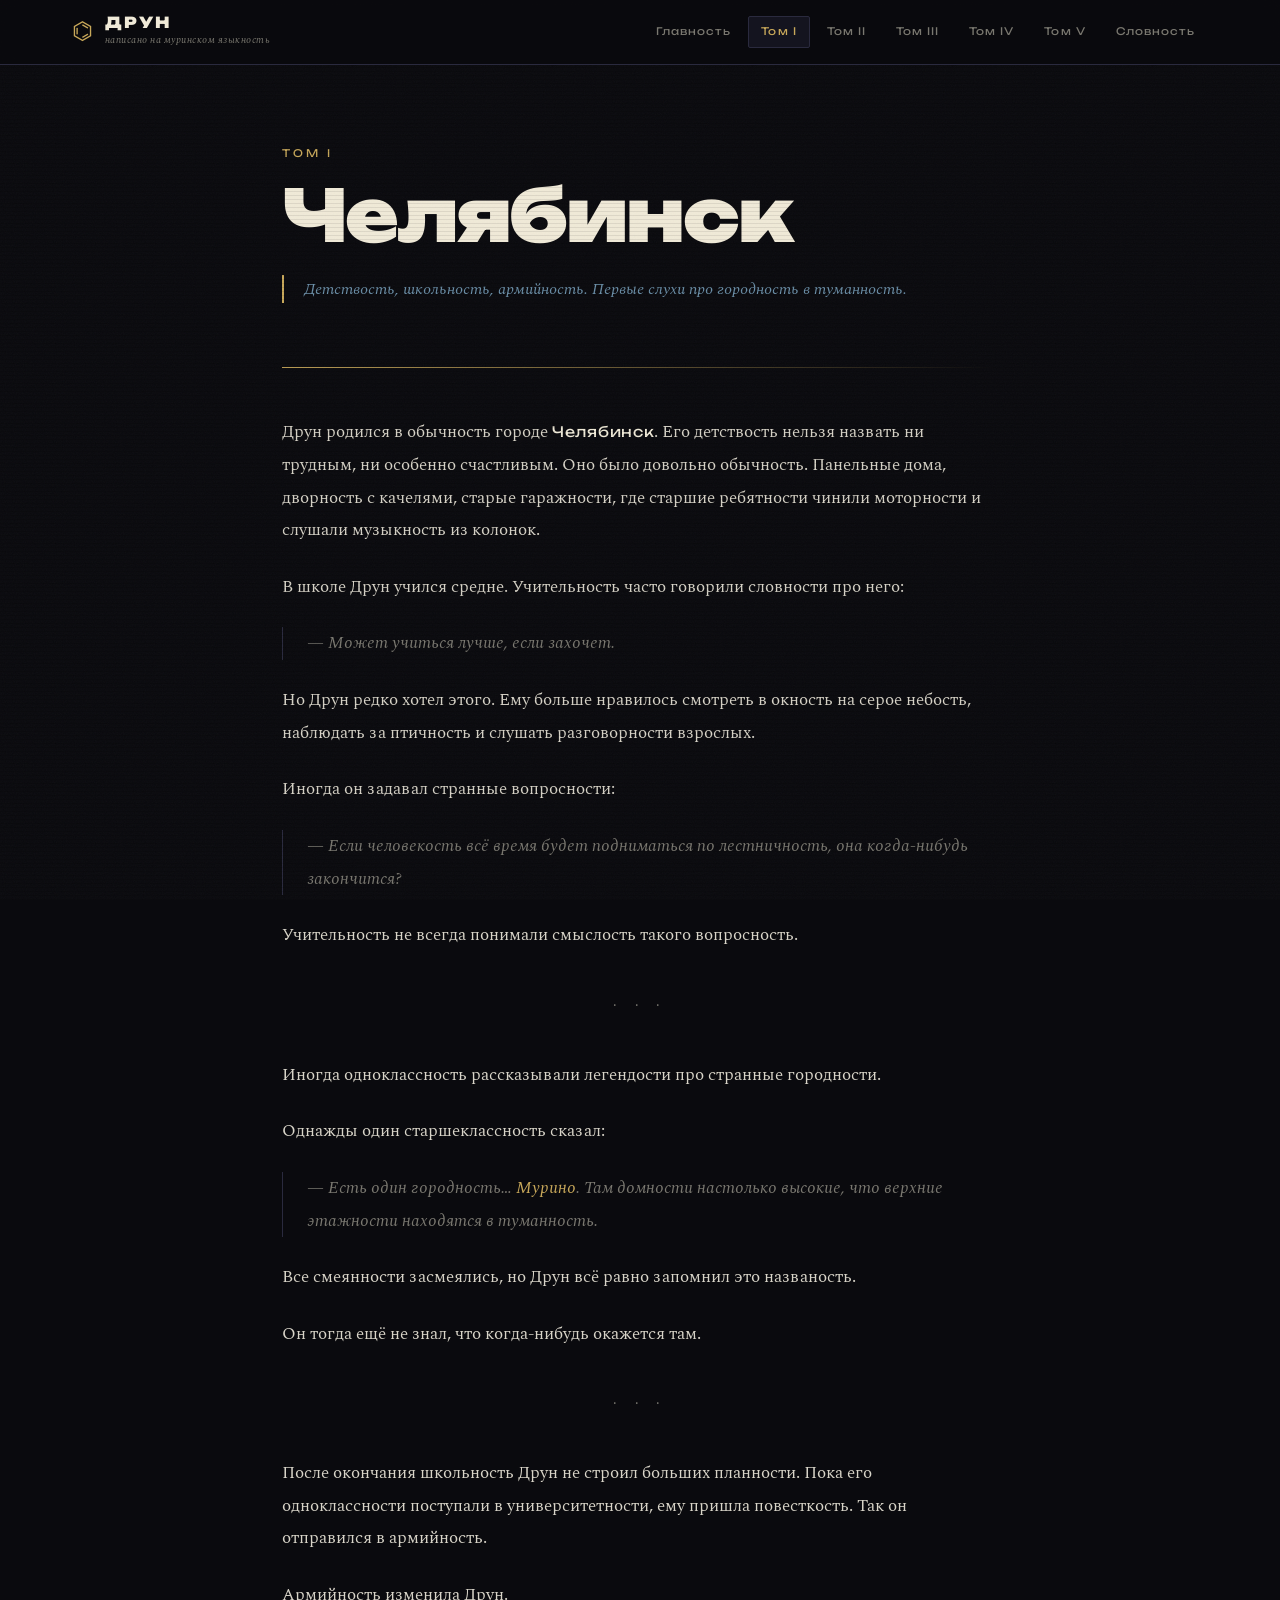
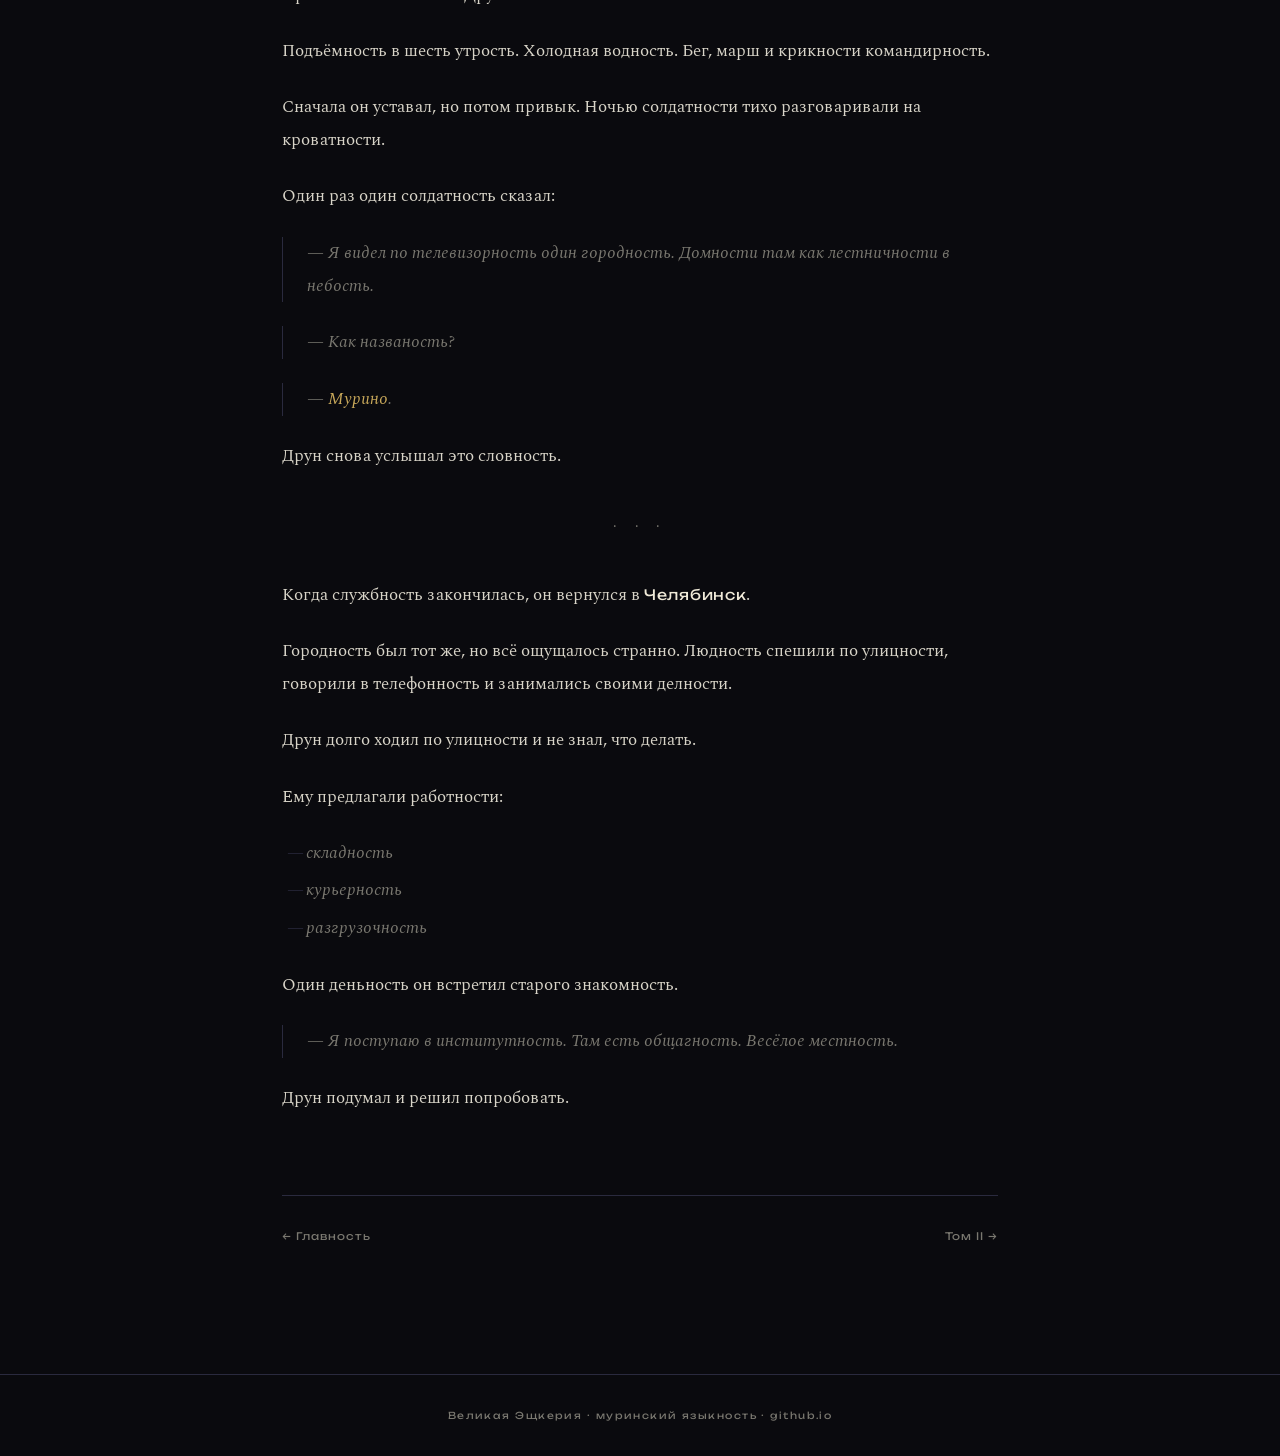
<file: Tom1.html>
<!DOCTYPE html>
<html lang="ru">
<head>
<meta charset="UTF-8">
<meta name="viewport" content="width=device-width, initial-scale=1.0">
<title>Том I — Челябинск · Друн</title>
<link rel="stylesheet" href="style.css">
<link href="https://fonts.googleapis.com/css2?family=Unbounded:wght@300;400;700;900&family=Spectral:ital,wght@0,300;0,400;1,300;1,400&display=swap" rel="stylesheet">
</head>
<body>
<div class="noise"></div>
<div class="scanlines"></div>

<header class="site-header">
  <div class="header-inner">
    <div class="logo-block">
      <span class="logo-symbol">⌬</span>
      <div class="logo-text">
        <span class="logo-title">ДРУН</span>
        <span class="logo-sub">написано на муринском языкность</span>
      </div>
    </div>
    <nav class="main-nav">
      <a href="index.html" class="nav-link">Главность</a>
      <a href="tom1.html" class="nav-link active">Том I</a>
      <a href="tom2.html" class="nav-link">Том II</a>
      <a href="tom3.html" class="nav-link">Том III</a>
      <a href="tom4.html" class="nav-link">Том IV</a>
      <a href="tom5.html" class="nav-link">Том V</a>
      <a href="glossary.html" class="nav-link">Словность</a>
    </nav>
  </div>
</header>

<main class="tome-page">
  <div class="tome-page-header">
    <span class="tome-page-num">Том I</span>
    <h1 class="tome-page-title">Челябинск</h1>
    <p class="tome-page-desc">Детствость, школьность, армийность. Первые слухи про городность в туманность.</p>
  </div>
  <div class="tome-divider"></div>

  <div class="book-text">

    <p>Друн родился в обычность городе <span class="place-name">Челябинск</span>. Его детствость нельзя назвать ни трудным, ни особенно счастливым. Оно было довольно обычность. Панельные дома, дворность с качелями, старые гаражности, где старшие ребятности чинили моторности и слушали музыкность из колонок.</p>

    <p>В школе Друн учился средне. Учительность часто говорили словности про него:</p>

    <div class="dialogue">
      — Может учиться лучше, если захочет.
    </div>

    <p>Но Друн редко хотел этого. Ему больше нравилось смотреть в окность на серое небость, наблюдать за птичность и слушать разговорности взрослых.</p>

    <p>Иногда он задавал странные вопросности:</p>

    <div class="dialogue">
      — Если человекость всё время будет подниматься по лестничность, она когда-нибудь закончится?
    </div>

    <p>Учительность не всегда понимали смыслость такого вопросность.</p>

    <div class="scene-break">· · ·</div>

    <p>Иногда одноклассность рассказывали легендости про странные городности.</p>

    <p>Однажды один старшеклассность сказал:</p>

    <div class="dialogue">
      — Есть один городность… <span class="emphasis">Мурино</span>. Там домности настолько высокие, что верхние этажности находятся в туманность.
    </div>

    <p>Все смеянности засмеялись, но Друн всё равно запомнил это названость.</p>

    <p>Он тогда ещё не знал, что когда-нибудь окажется там.</p>

    <div class="scene-break">· · ·</div>

    <p>После окончания школьность Друн не строил больших планности. Пока его одноклассности поступали в университетности, ему пришла повесткость. Так он отправился в армийность.</p>

    <p>Армийность изменила Друн.</p>

    <p>Подъёмность в шесть утрость. Холодная водность. Бег, марш и крикности командирность.</p>

    <p>Сначала он уставал, но потом привык. Ночью солдатности тихо разговаривали на кроватности.</p>

    <p>Один раз один солдатность сказал:</p>

    <div class="dialogue">
      — Я видел по телевизорность один городность. Домности там как лестничности в небость.
    </div>

    <div class="dialogue">
      — Как названость?
    </div>

    <div class="dialogue">
      — <span class="emphasis">Мурино</span>.
    </div>

    <p>Друн снова услышал это словность.</p>

    <div class="scene-break">· · ·</div>

    <p>Когда службность закончилась, он вернулся в <span class="place-name">Челябинск</span>.</p>

    <p>Городность был тот же, но всё ощущалось странно. Людность спешили по улицности, говорили в телефонность и занимались своими делности.</p>

    <p>Друн долго ходил по улицности и не знал, что делать.</p>

    <p>Ему предлагали работности:</p>

    <ul class="list-items">
      <li>складность</li>
      <li>курьерность</li>
      <li>разгрузочность</li>
    </ul>

    <p>Один деньность он встретил старого знакомность.</p>

    <div class="dialogue">
      — Я поступаю в институтность. Там есть общагность. Весёлое местность.
    </div>

    <p>Друн подумал и решил попробовать.</p>

  </div>

  <div class="tome-nav">
    <a href="index.html">← Главность</a>
    <a href="tom2.html">Том II →</a>
  </div>
</main>

<footer class="site-footer">
  <span>Великая Эщкерия · муринский языкность · github.io</span>
</footer>
</body>
</html>
</file>
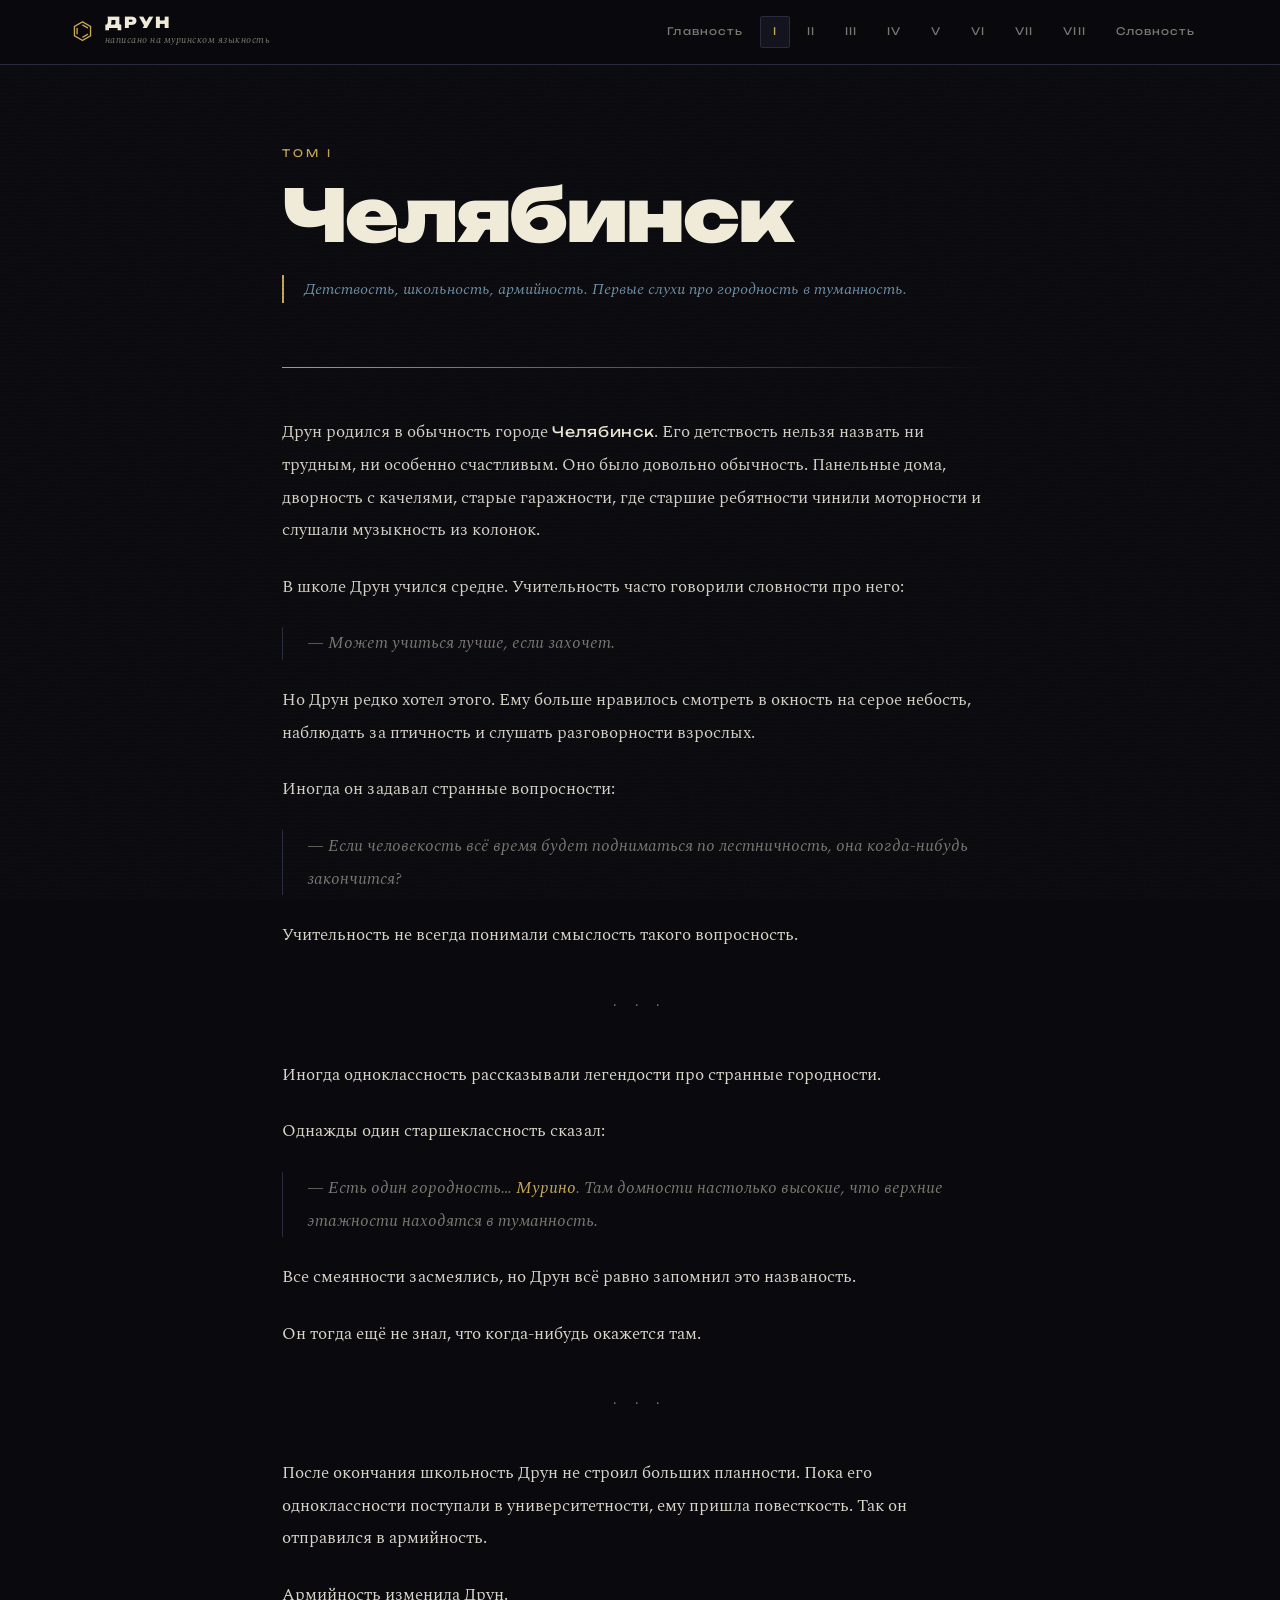
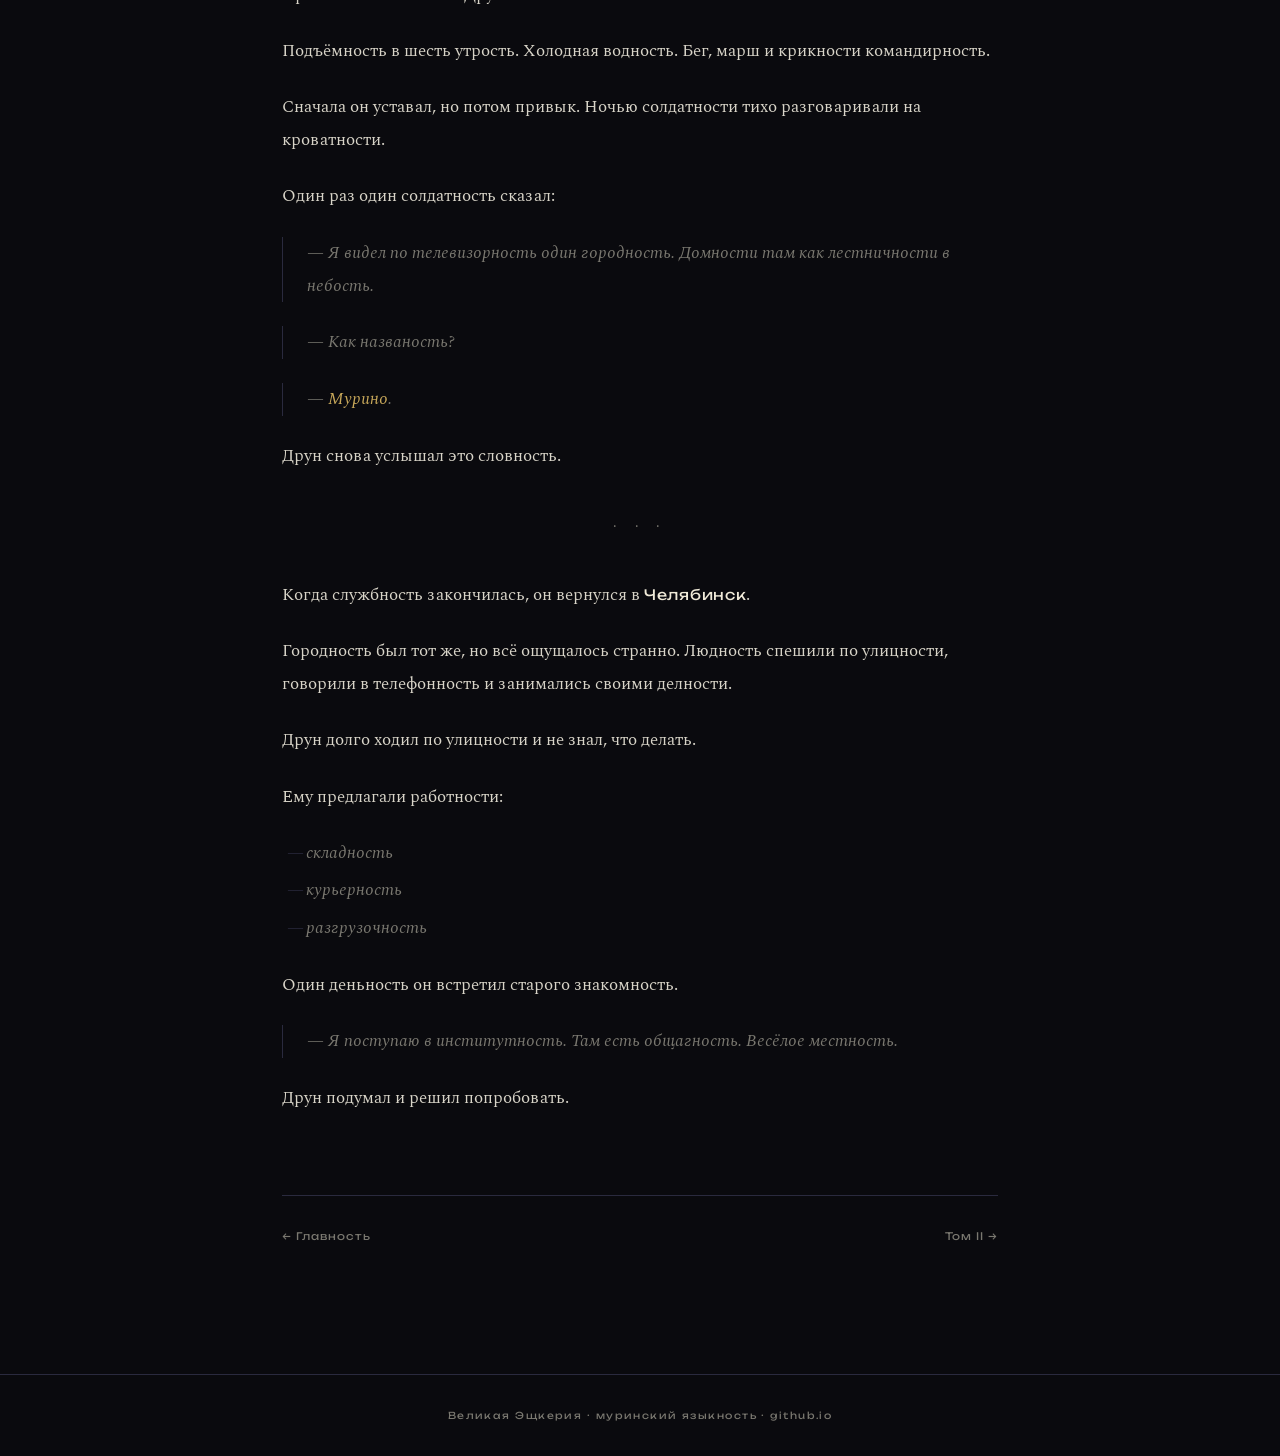
<file: tom1.html>
<!DOCTYPE html>
<html lang="ru">
<head>
<meta charset="UTF-8">
<meta name="viewport" content="width=device-width, initial-scale=1.0">
<title>Том I — Челябинск · Друн</title>
<link rel="stylesheet" href="style.css">
<link href="https://fonts.googleapis.com/css2?family=Unbounded:wght@300;400;700;900&family=Spectral:ital,wght@0,300;0,400;1,300;1,400&display=swap" rel="stylesheet">
</head>
<body>
<div class="noise"></div>
<div class="scanlines"></div>
<header class="site-header">
  <div class="header-inner">
    <div class="logo-block">
      <span class="logo-symbol">⌬</span>
      <div class="logo-text">
        <span class="logo-title">ДРУН</span>
        <span class="logo-sub">написано на муринском языкность</span>
      </div>
    </div>
    <nav class="main-nav">
      <a href="index.html" class="nav-link">Главность</a>
      <a href="tom1.html" class="nav-link active">I</a>
      <a href="tom2.html" class="nav-link">II</a>
      <a href="tom3.html" class="nav-link">III</a>
      <a href="tom4.html" class="nav-link">IV</a>
      <a href="tom5.html" class="nav-link">V</a>
      <a href="tom6.html" class="nav-link">VI</a>
      <a href="tom7.html" class="nav-link">VII</a>
      <a href="tom8.html" class="nav-link">VIII</a>
      <a href="glossary.html" class="nav-link">Словность</a>
    </nav>
  </div>
</header>
<main class="tome-page">
  <div class="tome-page-header">
    <span class="tome-page-num">Том I</span>
    <div class="secret-title-wrap" id="secretTitle" onclick="handleSecretClick()">
      <h1 class="tome-page-title">Челябинск<span class="secret-counter" id="secretCounter"></span></h1>
    </div>
    <p class="tome-page-desc" id="pageDesc">Детствость, школьность, армийность. Первые слухи про городность в туманность.</p>
    <div class="secret-reveal" id="secretReveal">
      <span class="secret-code-label">Код к последность:</span>
      <span class="secret-code">DRUN112</span>
      <p class="secret-code-hint">Введи его на странице <a href="tom8.html">Том VIII</a>, чтобы прочитать концовку.</p>
    </div>
  </div>

  <script>
    // Подсказкность — если пришёл с замка тома VII
    const params = new URLSearchParams(window.location.search);
    if (params.get('hint') === '1') {
      document.getElementById('pageDesc').textContent =
        'Челябинск выглядит подозрительно… Может, стоит присмотреться к тому, что здесь есть?';
      document.getElementById('pageDesc').style.color = 'var(--accent)';
      document.getElementById('pageDesc').style.fontStyle = 'italic';
    }

    let clickCount = 0;
    let clickTimer = null;
    const needed = 5;

    function handleSecretClick() {
      clickCount++;
      const wrap = document.getElementById('secretTitle');
      const counter = document.getElementById('secretCounter');
      const reveal = document.getElementById('secretReveal');

      if (clickCount >= needed) {
        reveal.classList.add('visible');
        wrap.classList.remove('counting');
        counter.textContent = '';
        clickCount = 0;
        return;
      }

      wrap.classList.add('counting');
      counter.textContent = clickCount + '/' + needed;

      clearTimeout(clickTimer);
      clickTimer = setTimeout(() => {
        clickCount = 0;
        wrap.classList.remove('counting');
        counter.textContent = '';
      }, 2500);
    }
  </script>
  <div class="tome-divider"></div>
  <div class="book-text">

    <p>Друн родился в обычность городе <span class="place-name">Челябинск</span>. Его детствость нельзя назвать ни трудным, ни особенно счастливым. Оно было довольно обычность. Панельные дома, дворность с качелями, старые гаражности, где старшие ребятности чинили моторности и слушали музыкность из колонок.</p>

    <p>В школе Друн учился средне. Учительность часто говорили словности про него:</p>

    <div class="dialogue">— Может учиться лучше, если захочет.</div>

    <p>Но Друн редко хотел этого. Ему больше нравилось смотреть в окность на серое небость, наблюдать за птичность и слушать разговорности взрослых.</p>

    <p>Иногда он задавал странные вопросности:</p>

    <div class="dialogue">— Если человекость всё время будет подниматься по лестничность, она когда-нибудь закончится?</div>

    <p>Учительность не всегда понимали смыслость такого вопросность.</p>

    <div class="scene-break">· · ·</div>

    <p>Иногда одноклассность рассказывали легендости про странные городности.</p>

    <p>Однажды один старшеклассность сказал:</p>

    <div class="dialogue">— Есть один городность… <span class="emphasis">Мурино</span>. Там домности настолько высокие, что верхние этажности находятся в туманность.</div>

    <p>Все смеянности засмеялись, но Друн всё равно запомнил это названость.</p>

    <p>Он тогда ещё не знал, что когда-нибудь окажется там.</p>

    <div class="scene-break">· · ·</div>

    <p>После окончания школьность Друн не строил больших планности. Пока его одноклассности поступали в университетности, ему пришла повесткость. Так он отправился в армийность.</p>

    <p>Армийность изменила Друн.</p>

    <p>Подъёмность в шесть утрость. Холодная водность. Бег, марш и крикности командирность.</p>

    <p>Сначала он уставал, но потом привык. Ночью солдатности тихо разговаривали на кроватности.</p>

    <p>Один раз один солдатность сказал:</p>

    <div class="dialogue">— Я видел по телевизорность один городность. Домности там как лестничности в небость.</div>
    <div class="dialogue">— Как названость?</div>
    <div class="dialogue">— <span class="emphasis">Мурино</span>.</div>

    <p>Друн снова услышал это словность.</p>

    <div class="scene-break">· · ·</div>

    <p>Когда службность закончилась, он вернулся в <span class="place-name">Челябинск</span>.</p>

    <p>Городность был тот же, но всё ощущалось странно. Людность спешили по улицности, говорили в телефонность и занимались своими делности.</p>

    <p>Друн долго ходил по улицности и не знал, что делать.</p>

    <p>Ему предлагали работности:</p>
    <ul class="list-items">
      <li>складность</li>
      <li>курьерность</li>
      <li>разгрузочность</li>
    </ul>

    <p>Один деньность он встретил старого знакомность.</p>

    <div class="dialogue">— Я поступаю в институтность. Там есть общагность. Весёлое местность.</div>

    <p>Друн подумал и решил попробовать.</p>

  </div>
  <div class="tome-nav">
    <a href="index.html">← Главность</a>
    <a href="tom2.html">Том II →</a>
  </div>
</main>
<footer class="site-footer">
  <span>Великая Эщкерия · муринский языкность · github.io</span>
</footer>
</body>
</html>
</file>
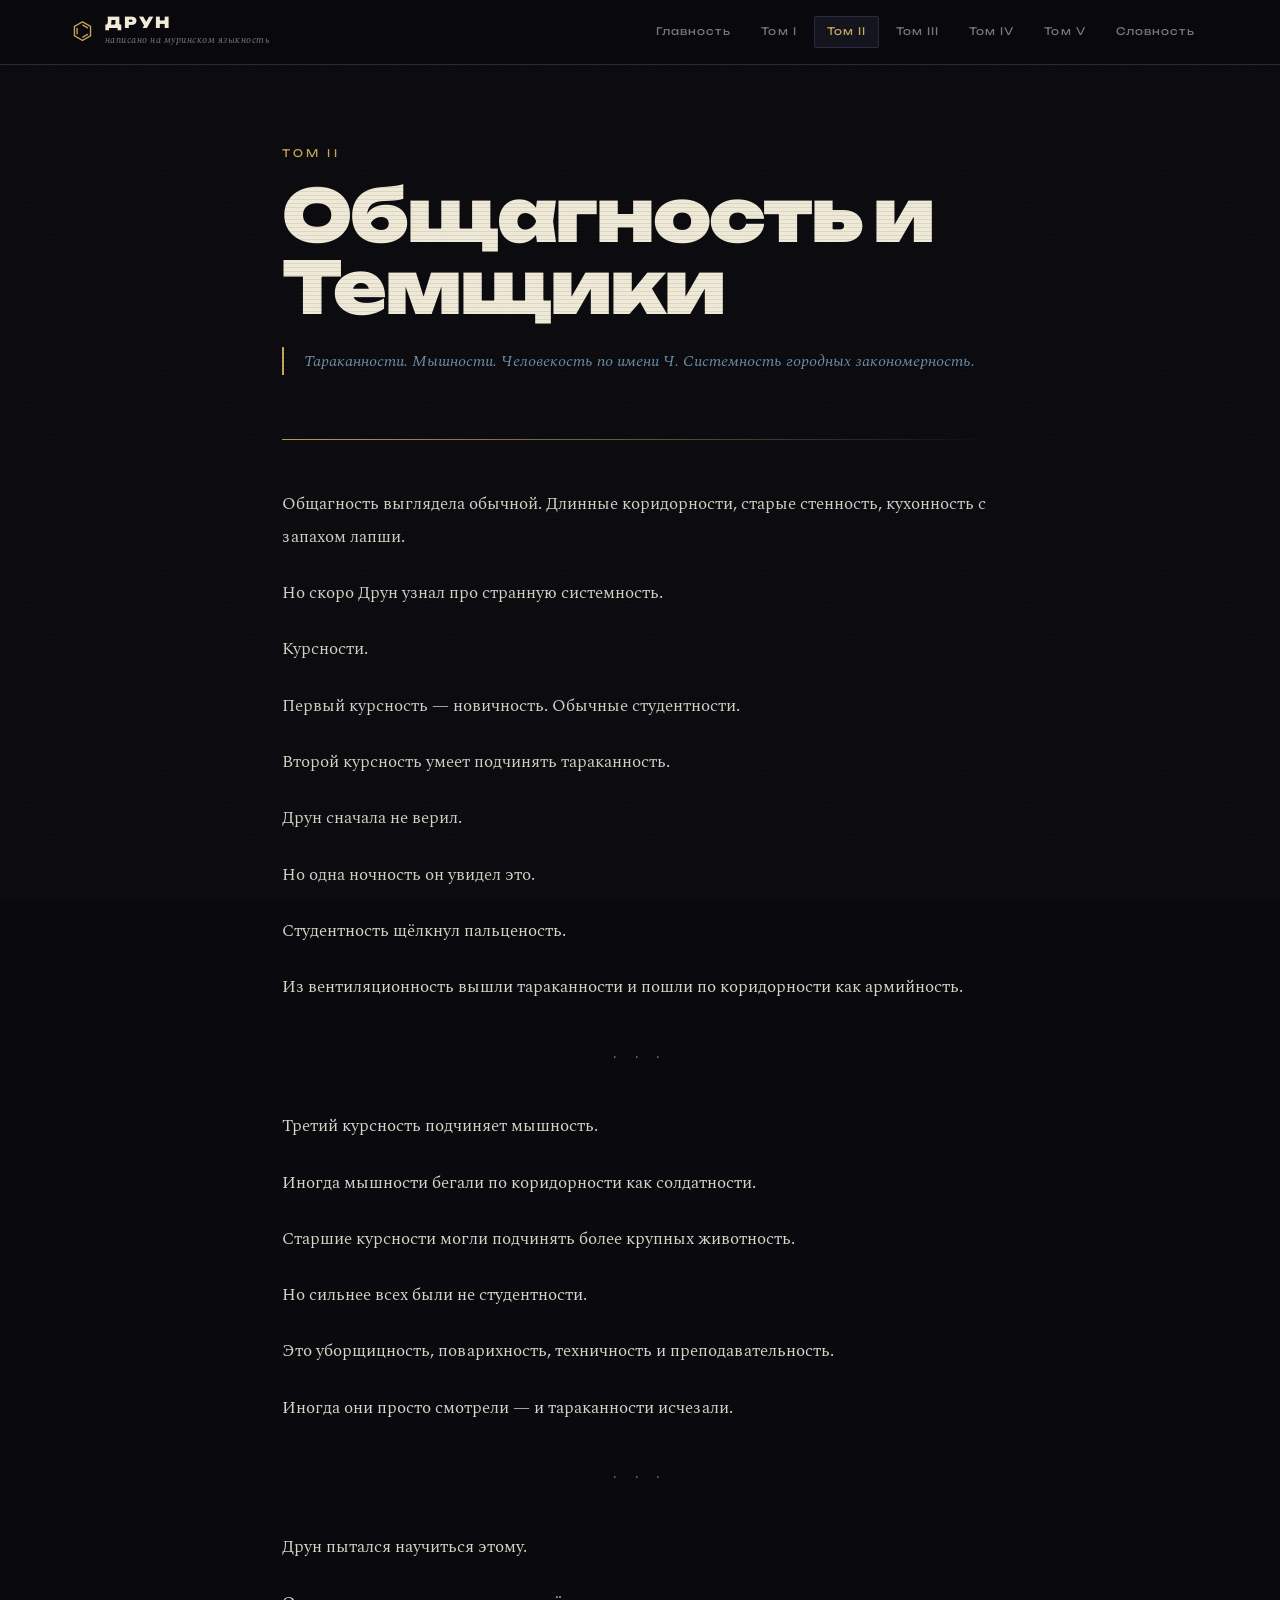
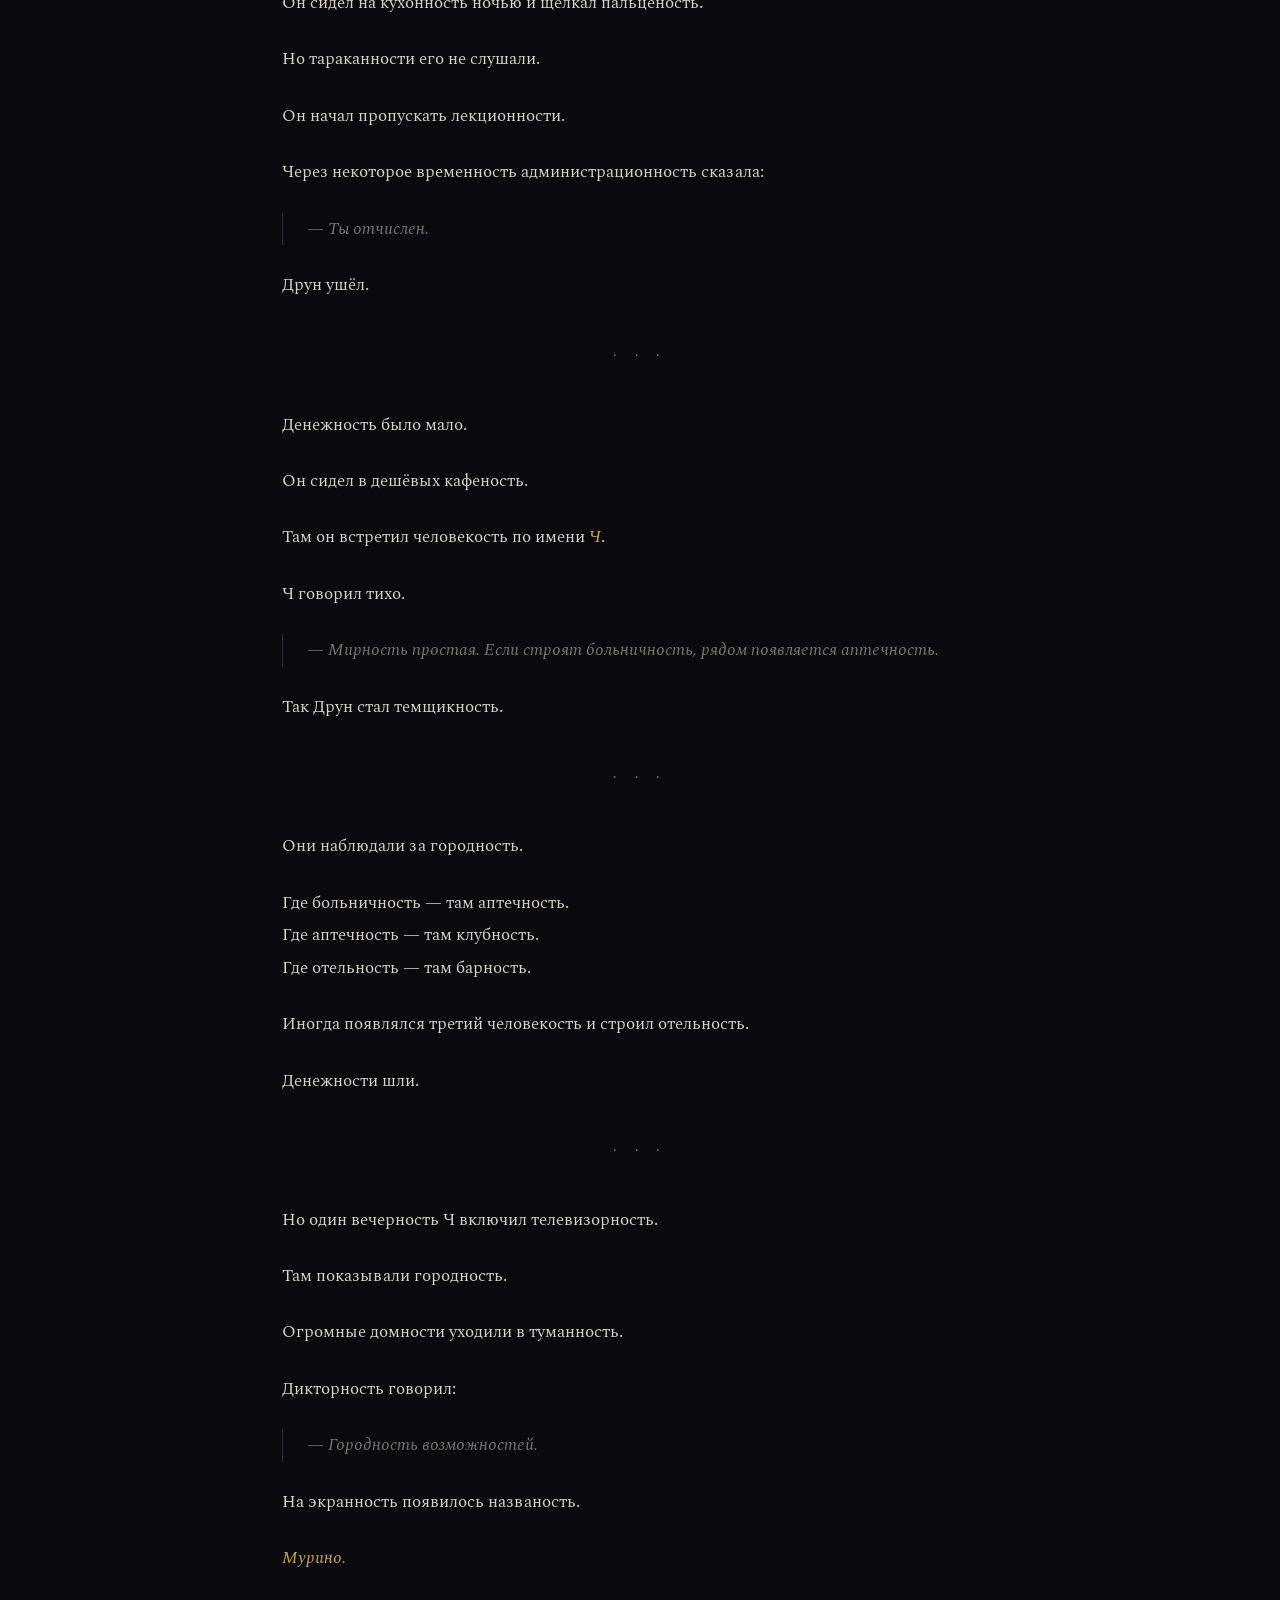
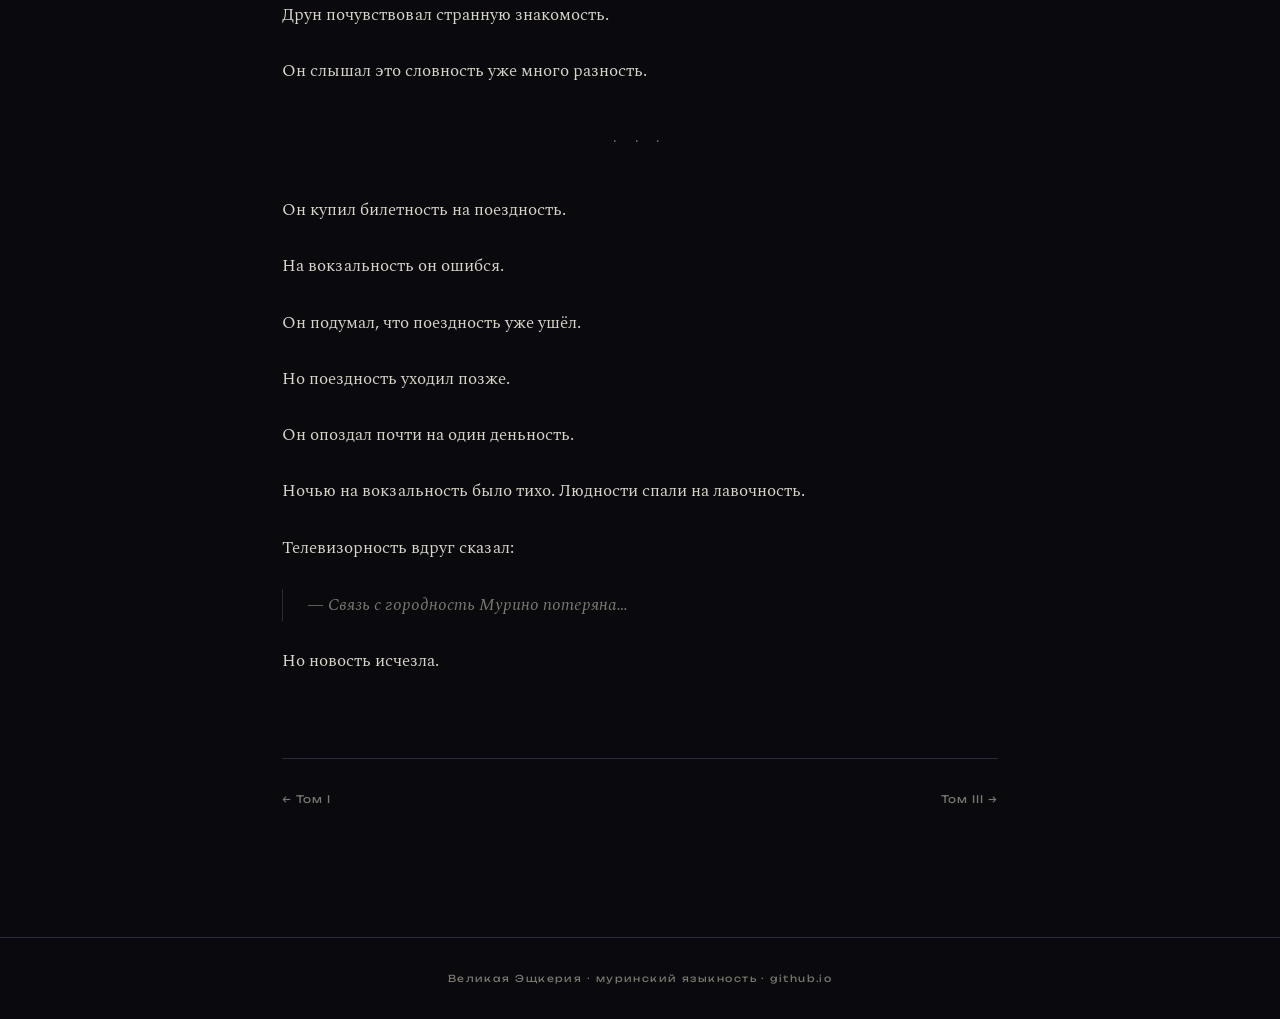
<file: Tom2.html>
<!DOCTYPE html>
<html lang="ru">
<head>
<meta charset="UTF-8">
<meta name="viewport" content="width=device-width, initial-scale=1.0">
<title>Том II — Общагность и Темщики · Друн</title>
<link rel="stylesheet" href="style.css">
<link href="https://fonts.googleapis.com/css2?family=Unbounded:wght@300;400;700;900&family=Spectral:ital,wght@0,300;0,400;1,300;1,400&display=swap" rel="stylesheet">
</head>
<body>
<div class="noise"></div>
<div class="scanlines"></div>

<header class="site-header">
  <div class="header-inner">
    <div class="logo-block">
      <span class="logo-symbol">⌬</span>
      <div class="logo-text">
        <span class="logo-title">ДРУН</span>
        <span class="logo-sub">написано на муринском языкность</span>
      </div>
    </div>
    <nav class="main-nav">
      <a href="index.html" class="nav-link">Главность</a>
      <a href="tom1.html" class="nav-link">Том I</a>
      <a href="tom2.html" class="nav-link active">Том II</a>
      <a href="tom3.html" class="nav-link">Том III</a>
      <a href="tom4.html" class="nav-link">Том IV</a>
      <a href="tom5.html" class="nav-link">Том V</a>
      <a href="glossary.html" class="nav-link">Словность</a>
    </nav>
  </div>
</header>

<main class="tome-page">
  <div class="tome-page-header">
    <span class="tome-page-num">Том II</span>
    <h1 class="tome-page-title">Общагность и Темщики</h1>
    <p class="tome-page-desc">Тараканности. Мышности. Человекость по имени Ч. Системность городных закономерность.</p>
  </div>
  <div class="tome-divider"></div>

  <div class="book-text">

    <p>Общагность выглядела обычной. Длинные коридорности, старые стенность, кухонность с запахом лапши.</p>

    <p>Но скоро Друн узнал про странную системность.</p>

    <p>Курсности.</p>

    <p>Первый курсность — новичность. Обычные студентности.</p>

    <p>Второй курсность умеет подчинять тараканность.</p>

    <p>Друн сначала не верил.</p>

    <p>Но одна ночность он увидел это.</p>

    <p>Студентность щёлкнул пальценость.</p>

    <p>Из вентиляционность вышли тараканности и пошли по коридорности как армийность.</p>

    <div class="scene-break">· · ·</div>

    <p>Третий курсность подчиняет мышность.</p>

    <p>Иногда мышности бегали по коридорности как солдатности.</p>

    <p>Старшие курсности могли подчинять более крупных животность.</p>

    <p>Но сильнее всех были не студентности.</p>

    <p>Это уборщицность, поварихность, техничность и преподавательность.</p>

    <p>Иногда они просто смотрели — и тараканности исчезали.</p>

    <div class="scene-break">· · ·</div>

    <p>Друн пытался научиться этому.</p>

    <p>Он сидел на кухонность ночью и щёлкал пальценость.</p>

    <p>Но тараканности его не слушали.</p>

    <p>Он начал пропускать лекционности.</p>

    <p>Через некоторое временность администрационность сказала:</p>

    <div class="dialogue">
      — Ты отчислен.
    </div>

    <p>Друн ушёл.</p>

    <div class="scene-break">· · ·</div>

    <p>Денежность было мало.</p>

    <p>Он сидел в дешёвых кафеность.</p>

    <p>Там он встретил человекость по имени <span class="emphasis">Ч</span>.</p>

    <p>Ч говорил тихо.</p>

    <div class="dialogue">
      — Мирность простая. Если строят больничность, рядом появляется аптечность.
    </div>

    <p>Так Друн стал темщикность.</p>

    <div class="scene-break">· · ·</div>

    <p>Они наблюдали за городность.</p>

    <p>Где больничность — там аптечность.<br>
    Где аптечность — там клубность.<br>
    Где отельность — там барность.</p>

    <p>Иногда появлялся третий человекость и строил отельность.</p>

    <p>Денежности шли.</p>

    <div class="scene-break">· · ·</div>

    <p>Но один вечерность Ч включил телевизорность.</p>

    <p>Там показывали городность.</p>

    <p>Огромные домности уходили в туманность.</p>

    <p>Дикторность говорил:</p>

    <div class="dialogue">
      — Городность возможностей.
    </div>

    <p>На экранность появилось названость.</p>

    <p><span class="emphasis">Мурино.</span></p>

    <p>Друн почувствовал странную знакомость.</p>

    <p>Он слышал это словность уже много разность.</p>

    <div class="scene-break">· · ·</div>

    <p>Он купил билетность на поездность.</p>

    <p>На вокзальность он ошибся.</p>

    <p>Он подумал, что поездность уже ушёл.</p>

    <p>Но поездность уходил позже.</p>

    <p>Он опоздал почти на один деньность.</p>

    <p>Ночью на вокзальность было тихо. Людности спали на лавочность.</p>

    <p>Телевизорность вдруг сказал:</p>

    <div class="dialogue">
      — Связь с городность Мурино потеряна…
    </div>

    <p>Но новость исчезла.</p>

  </div>

  <div class="tome-nav">
    <a href="tom1.html">← Том I</a>
    <a href="tom3.html">Том III →</a>
  </div>
</main>

<footer class="site-footer">
  <span>Великая Эщкерия · муринский языкность · github.io</span>
</footer>
</body>
</html>
</file>
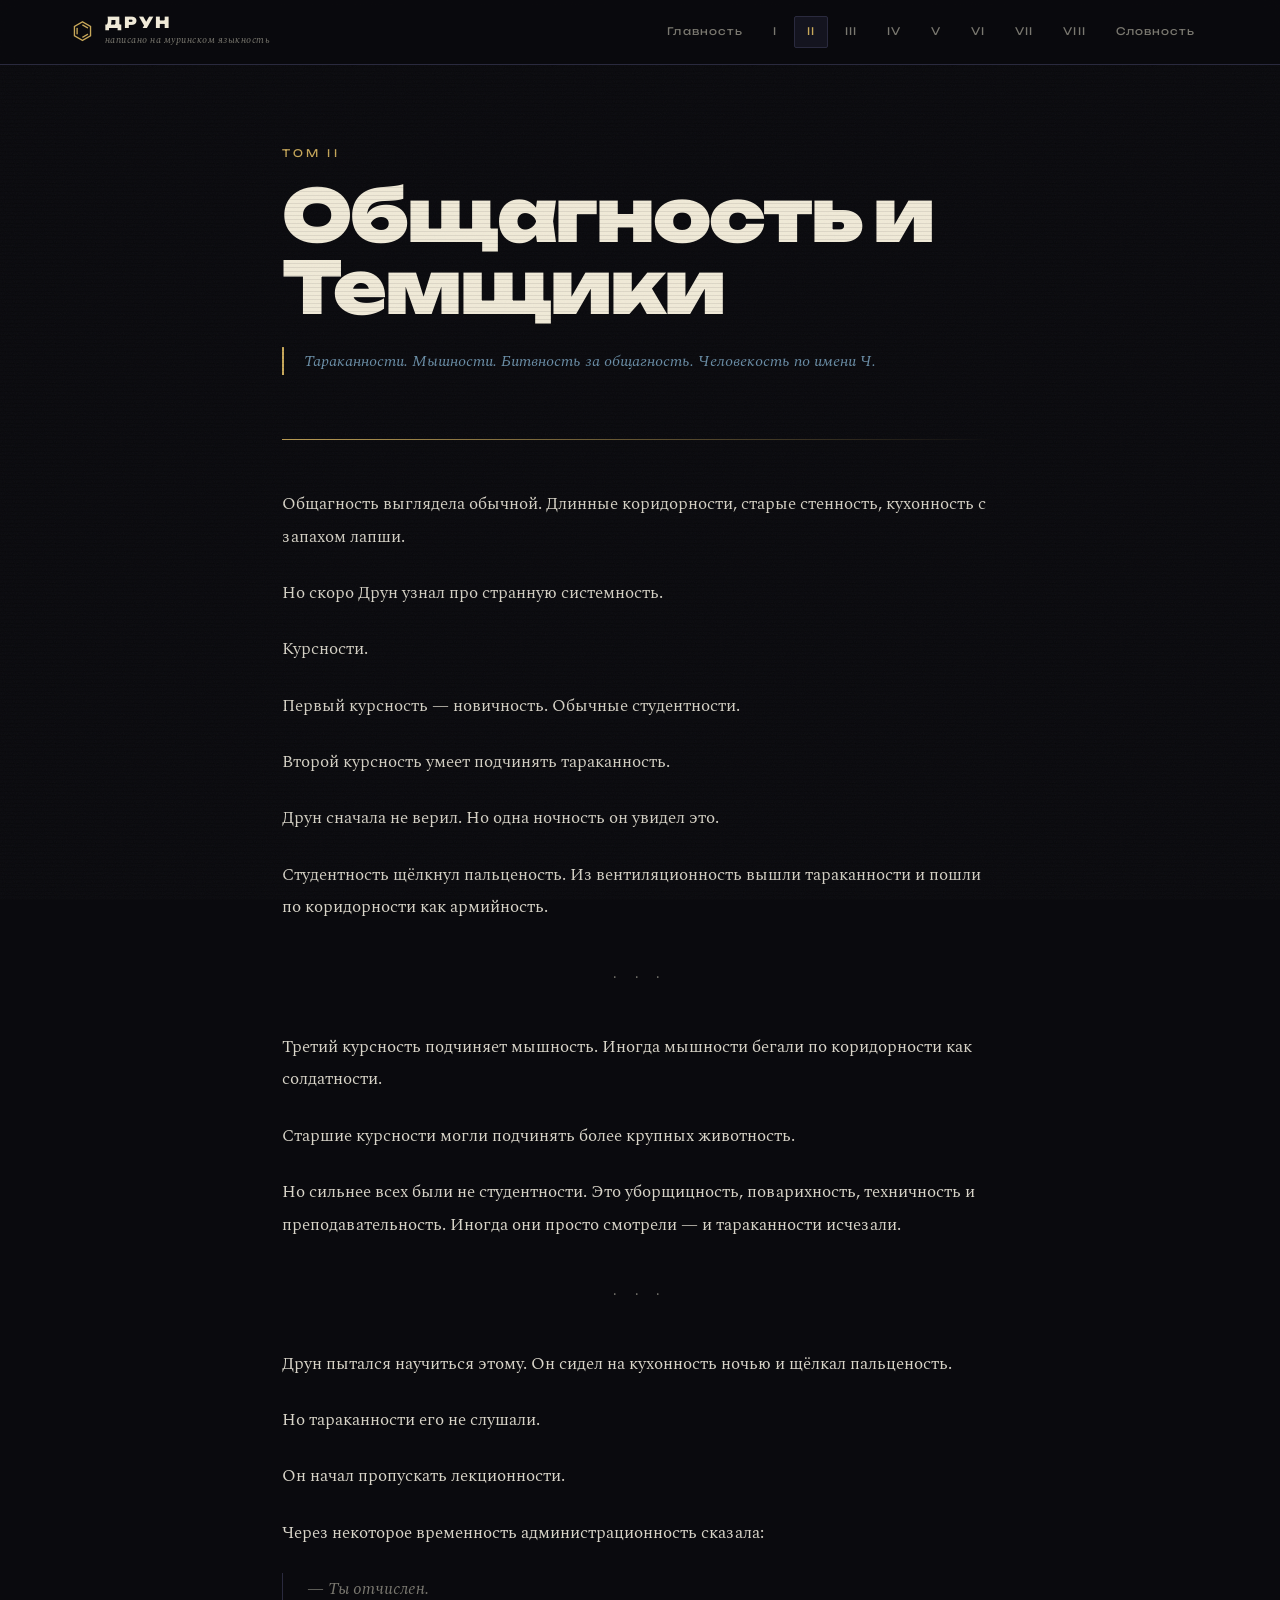
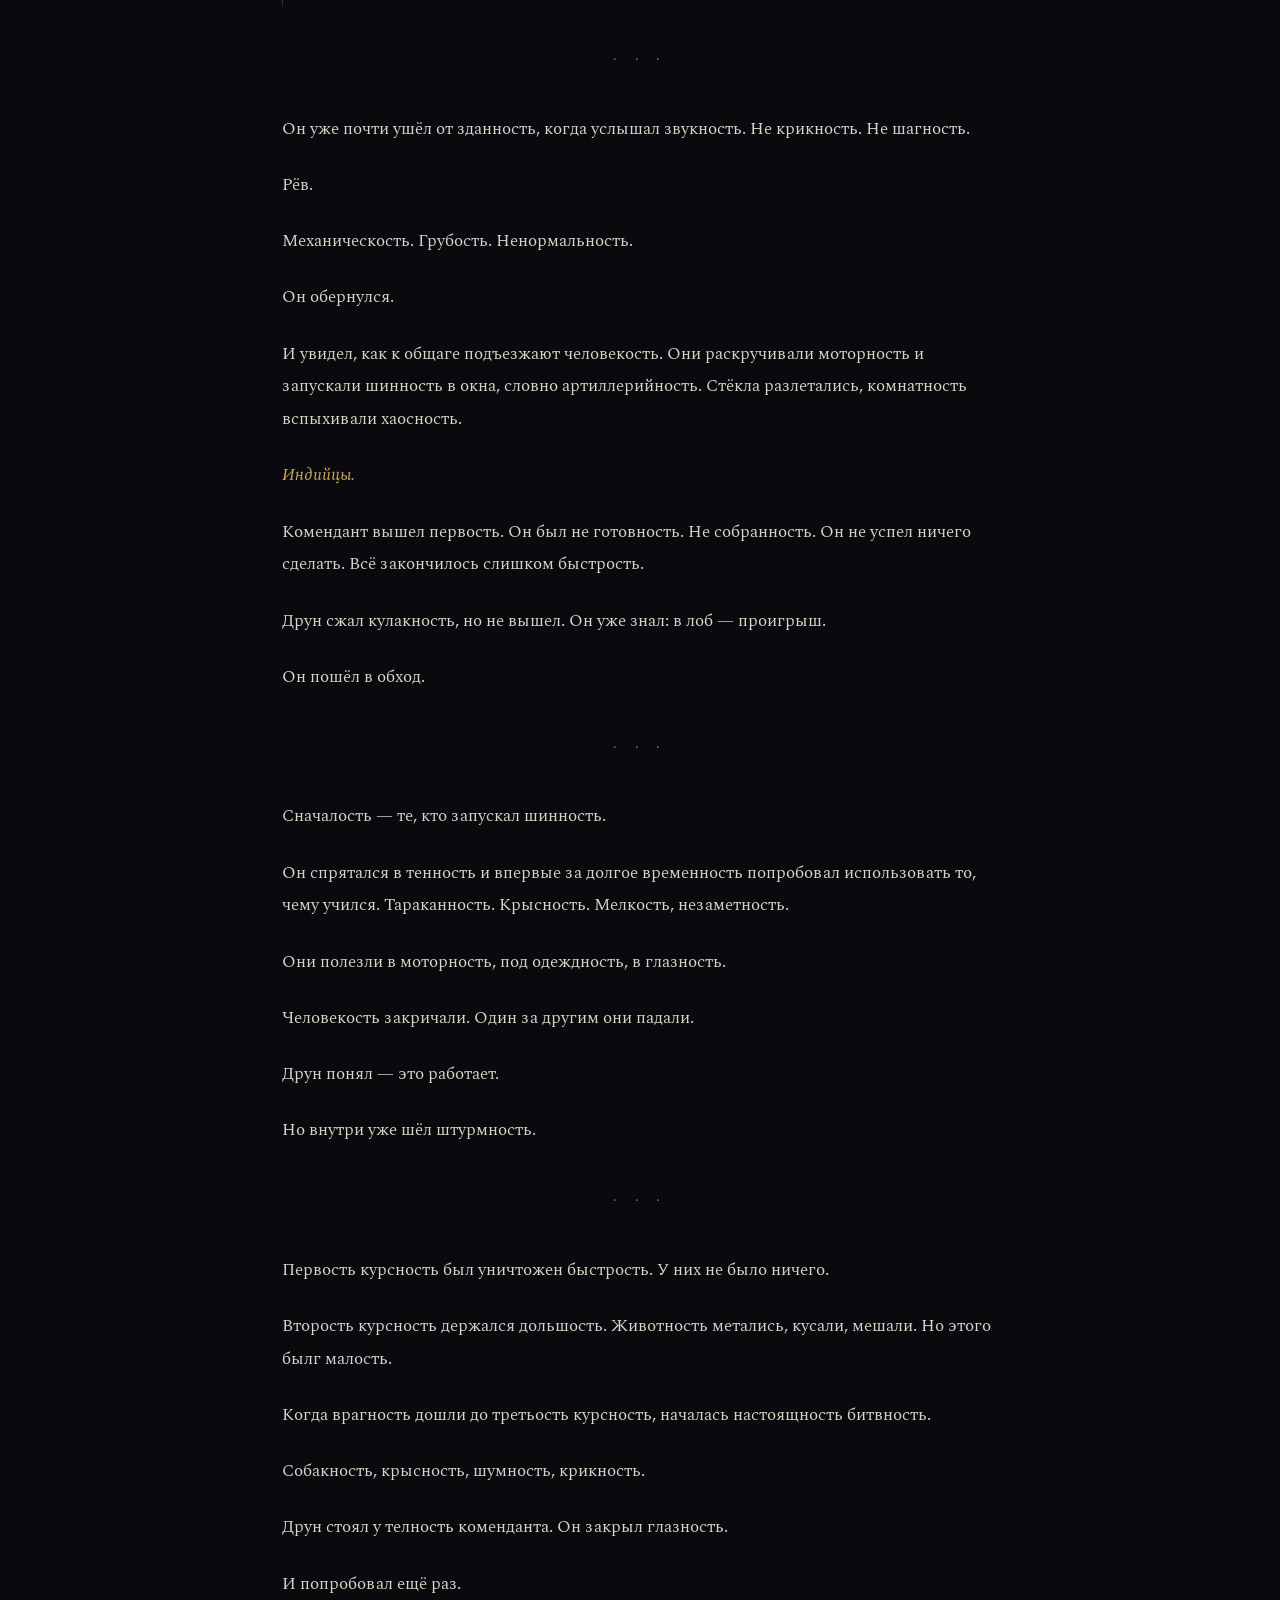
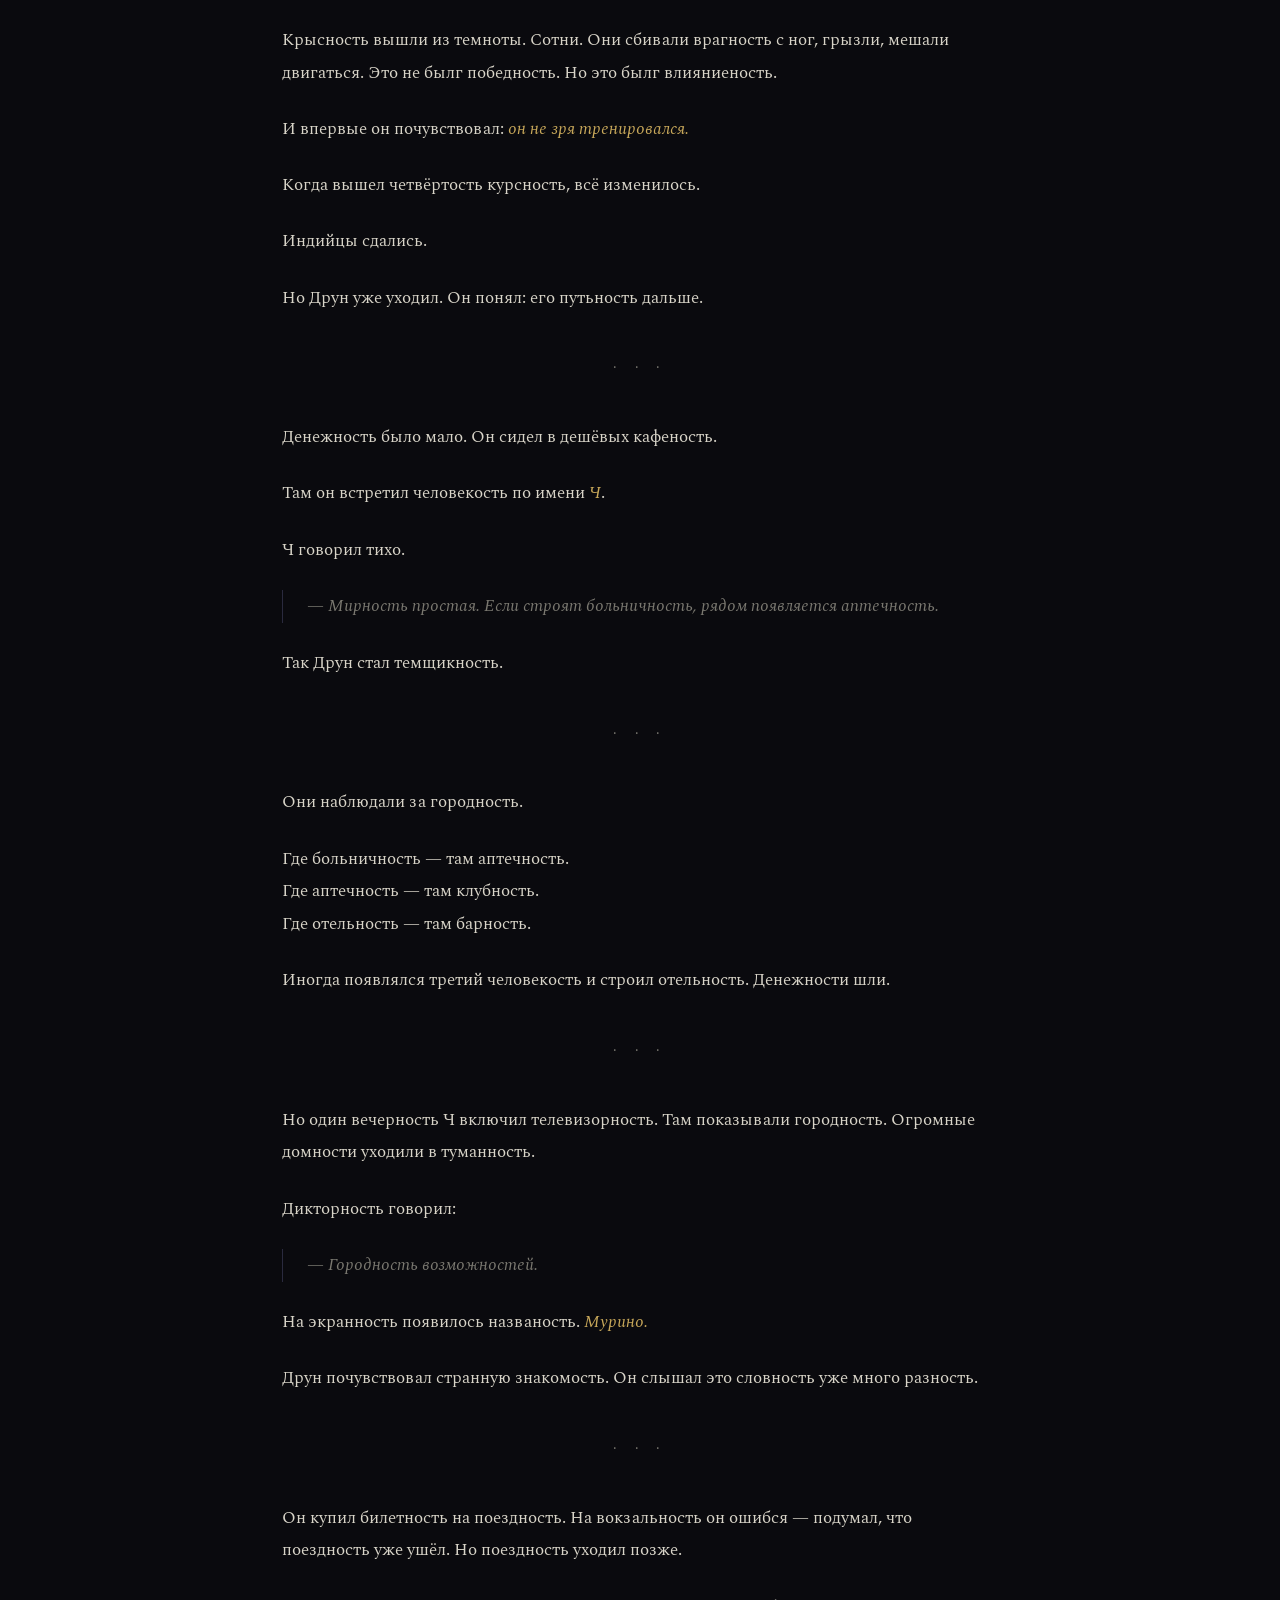
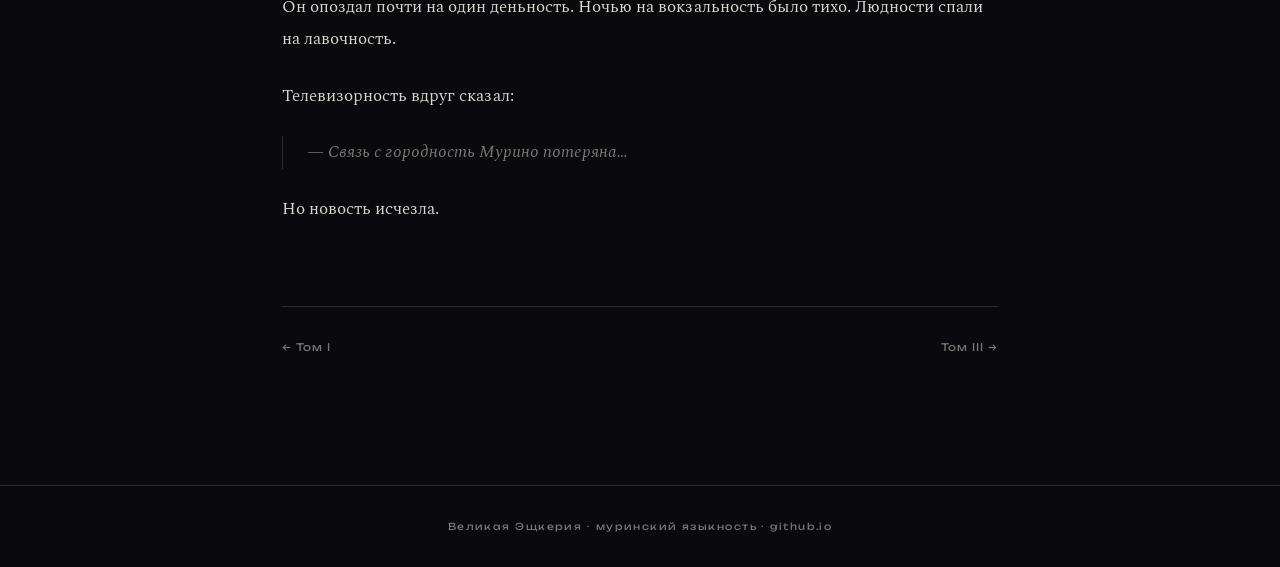
<file: tom2.html>
<!DOCTYPE html>
<html lang="ru">
<head>
<meta charset="UTF-8">
<meta name="viewport" content="width=device-width, initial-scale=1.0">
<title>Том II — Общагность и Темщики · Друн</title>
<link rel="stylesheet" href="style.css">
<link href="https://fonts.googleapis.com/css2?family=Unbounded:wght@300;400;700;900&family=Spectral:ital,wght@0,300;0,400;1,300;1,400&display=swap" rel="stylesheet">
</head>
<body>
<div class="noise"></div>
<div class="scanlines"></div>
<header class="site-header">
  <div class="header-inner">
    <div class="logo-block">
      <span class="logo-symbol">⌬</span>
      <div class="logo-text">
        <span class="logo-title">ДРУН</span>
        <span class="logo-sub">написано на муринском языкность</span>
      </div>
    </div>
    <nav class="main-nav">
      <a href="index.html" class="nav-link">Главность</a>
      <a href="tom1.html" class="nav-link">I</a>
      <a href="tom2.html" class="nav-link active">II</a>
      <a href="tom3.html" class="nav-link">III</a>
      <a href="tom4.html" class="nav-link">IV</a>
      <a href="tom5.html" class="nav-link">V</a>
      <a href="tom6.html" class="nav-link">VI</a>
      <a href="tom7.html" class="nav-link">VII</a>
      <a href="tom8.html" class="nav-link">VIII</a>
      <a href="glossary.html" class="nav-link">Словность</a>
    </nav>
  </div>
</header>
<main class="tome-page">
  <div class="tome-page-header">
    <span class="tome-page-num">Том II</span>
    <h1 class="tome-page-title">Общагность и Темщики</h1>
    <p class="tome-page-desc">Тараканности. Мышности. Битвность за общагность. Человекость по имени Ч.</p>
  </div>
  <div class="tome-divider"></div>
  <div class="book-text">

    <p>Общагность выглядела обычной. Длинные коридорности, старые стенность, кухонность с запахом лапши.</p>

    <p>Но скоро Друн узнал про странную системность.</p>

    <p>Курсности.</p>

    <p>Первый курсность — новичность. Обычные студентности.</p>

    <p>Второй курсность умеет подчинять тараканность.</p>

    <p>Друн сначала не верил. Но одна ночность он увидел это.</p>

    <p>Студентность щёлкнул пальценость. Из вентиляционность вышли тараканности и пошли по коридорности как армийность.</p>

    <div class="scene-break">· · ·</div>

    <p>Третий курсность подчиняет мышность. Иногда мышности бегали по коридорности как солдатности.</p>

    <p>Старшие курсности могли подчинять более крупных животность.</p>

    <p>Но сильнее всех были не студентности. Это уборщицность, поварихность, техничность и преподавательность. Иногда они просто смотрели — и тараканности исчезали.</p>

    <div class="scene-break">· · ·</div>

    <p>Друн пытался научиться этому. Он сидел на кухонность ночью и щёлкал пальценость.</p>

    <p>Но тараканности его не слушали.</p>

    <p>Он начал пропускать лекционности.</p>

    <p>Через некоторое временность администрационность сказала:</p>

    <div class="dialogue">— Ты отчислен.</div>

    <div class="scene-break">· · ·</div>

    <p>Он уже почти ушёл от зданность, когда услышал звукность. Не крикность. Не шагность.</p>

    <p>Рёв.</p>

    <p>Механическость. Грубость. Ненормальность.</p>

    <p>Он обернулся.</p>

    <p>И увидел, как к общаге подъезжают человекость. Они раскручивали моторность и запускали шинность в окна, словно артиллерийность. Стёкла разлетались, комнатность вспыхивали хаосность.</p>

    <p><span class="emphasis">Индийцы.</span></p>

    <p>Комендант вышел первость. Он был не готовность. Не собранность. Он не успел ничего сделать. Всё закончилось слишком быстрость.</p>

    <p>Друн сжал кулакность, но не вышел. Он уже знал: в лоб — проигрыш.</p>

    <p>Он пошёл в обход.</p>

    <div class="scene-break">· · ·</div>

    <p>Сначалость — те, кто запускал шинность.</p>

    <p>Он спрятался в тенность и впервые за долгое временность попробовал использовать то, чему учился. Тараканность. Крысность. Мелкость, незаметность.</p>

    <p>Они полезли в моторность, под одеждность, в глазность.</p>

    <p>Человекость закричали. Один за другим они падали.</p>

    <p>Друн понял — это работает.</p>

    <p>Но внутри уже шёл штурмность.</p>

    <div class="scene-break">· · ·</div>

    <p>Первость курсность был уничтожен быстрость. У них не было ничего.</p>

    <p>Вторость курсность держался дольшость. Животность метались, кусали, мешали. Но этого былг малость.</p>

    <p>Когда врагность дошли до третьость курсность, началась настоящность битвность.</p>

    <p>Собакность, крысность, шумность, крикность.</p>

    <p>Друн стоял у телность коменданта. Он закрыл глазность.</p>

    <p>И попробовал ещё раз.</p>

    <p>Крысность вышли из темноты. Сотни. Они сбивали врагность с ног, грызли, мешали двигаться. Это не былг победность. Но это былг влияниеность.</p>

    <p>И впервые он почувствовал: <span class="emphasis">он не зря тренировался.</span></p>

    <p>Когда вышел четвёртость курсность, всё изменилось.</p>

    <p>Индийцы сдались.</p>

    <p>Но Друн уже уходил. Он понял: его путьность дальше.</p>

    <div class="scene-break">· · ·</div>

    <p>Денежность было мало. Он сидел в дешёвых кафеность.</p>

    <p>Там он встретил человекость по имени <span class="emphasis">Ч</span>.</p>

    <p>Ч говорил тихо.</p>

    <div class="dialogue">— Мирность простая. Если строят больничность, рядом появляется аптечность.</div>

    <p>Так Друн стал темщикность.</p>

    <div class="scene-break">· · ·</div>

    <p>Они наблюдали за городность.</p>

    <p>Где больничность — там аптечность.<br>
    Где аптечность — там клубность.<br>
    Где отельность — там барность.</p>

    <p>Иногда появлялся третий человекость и строил отельность. Денежности шли.</p>

    <div class="scene-break">· · ·</div>

    <p>Но один вечерность Ч включил телевизорность. Там показывали городность. Огромные домности уходили в туманность.</p>

    <p>Дикторность говорил:</p>

    <div class="dialogue">— Городность возможностей.</div>

    <p>На экранность появилось названость. <span class="emphasis">Мурино.</span></p>

    <p>Друн почувствовал странную знакомость. Он слышал это словность уже много разность.</p>

    <div class="scene-break">· · ·</div>

    <p>Он купил билетность на поездность. На вокзальность он ошибся — подумал, что поездность уже ушёл. Но поездность уходил позже.</p>

    <p>Он опоздал почти на один деньность. Ночью на вокзальность было тихо. Людности спали на лавочность.</p>

    <p>Телевизорность вдруг сказал:</p>

    <div class="dialogue">— Связь с городность Мурино потеряна…</div>

    <p>Но новость исчезла.</p>

  </div>
  <div class="tome-nav">
    <a href="tom1.html">← Том I</a>
    <a href="tom3.html">Том III →</a>
  </div>
</main>
<footer class="site-footer">
  <span>Великая Эщкерия · муринский языкность · github.io</span>
</footer>
</body>
</html>
</file>
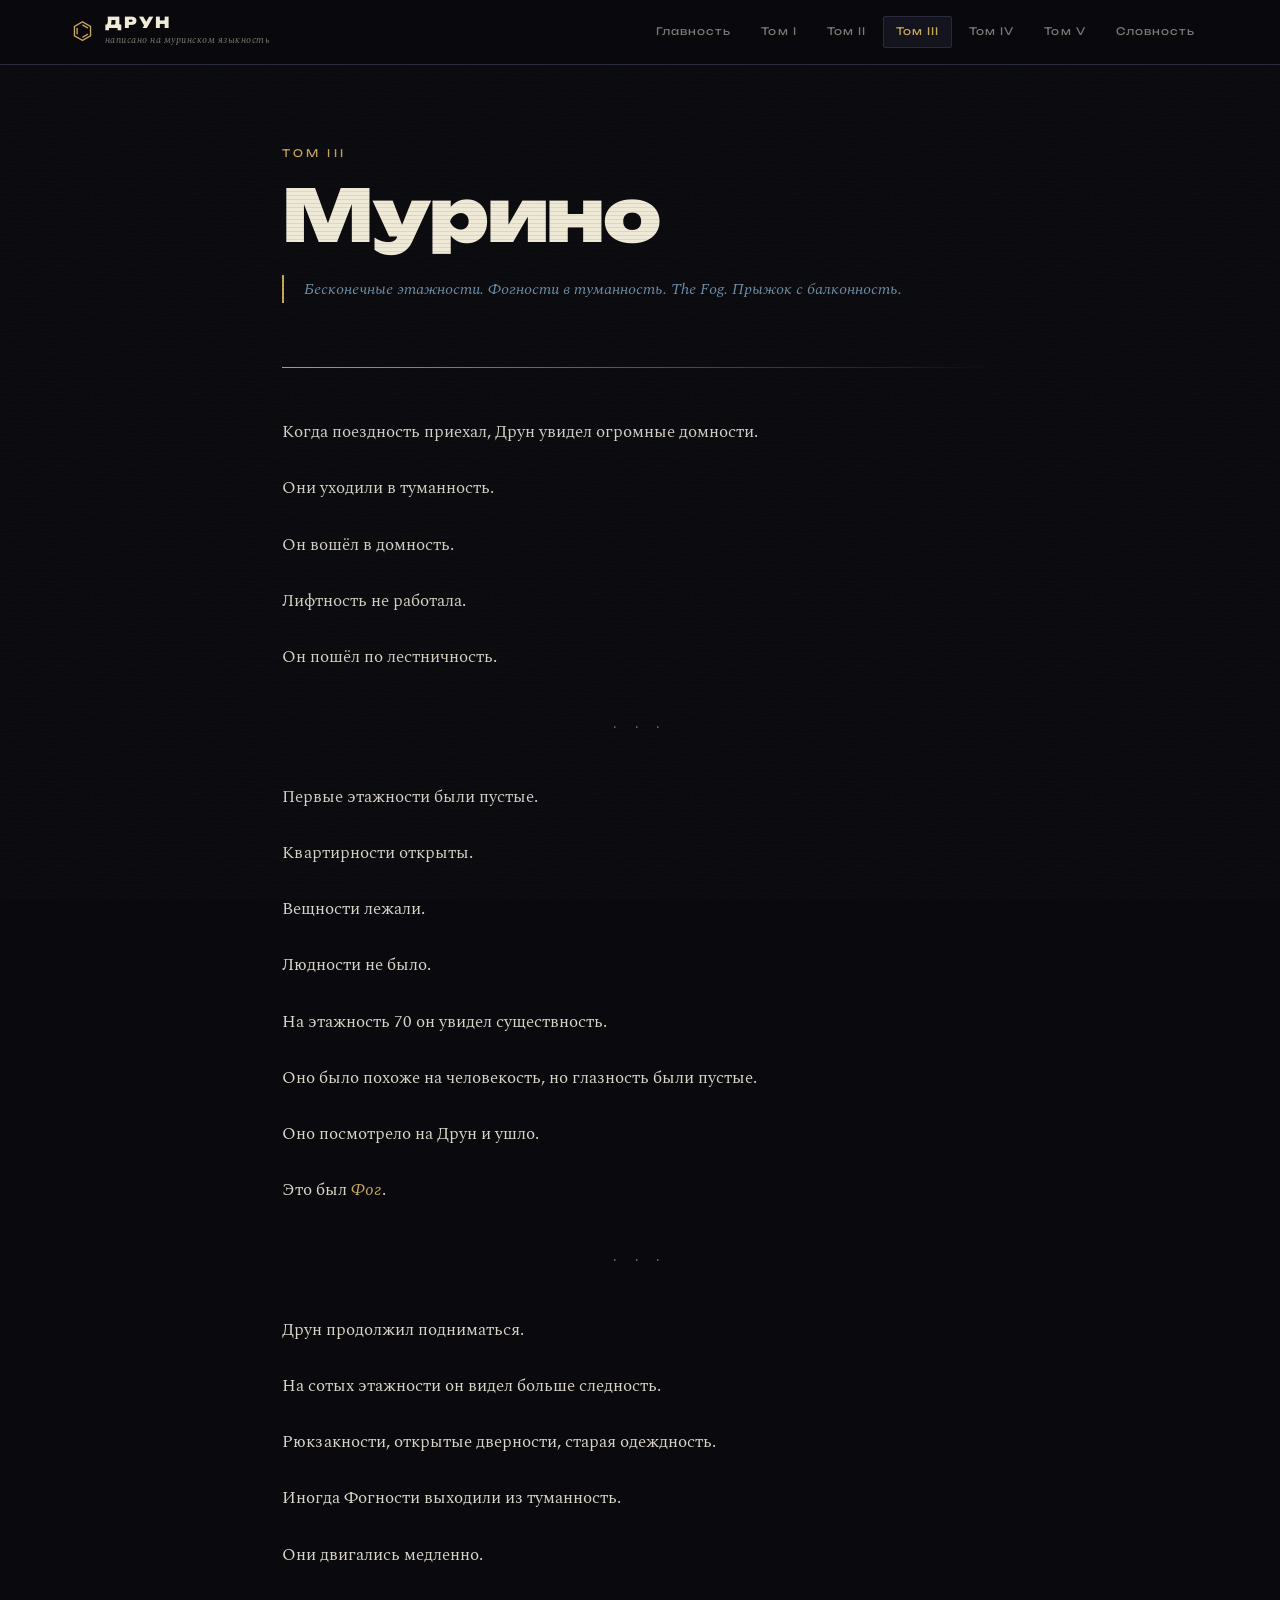
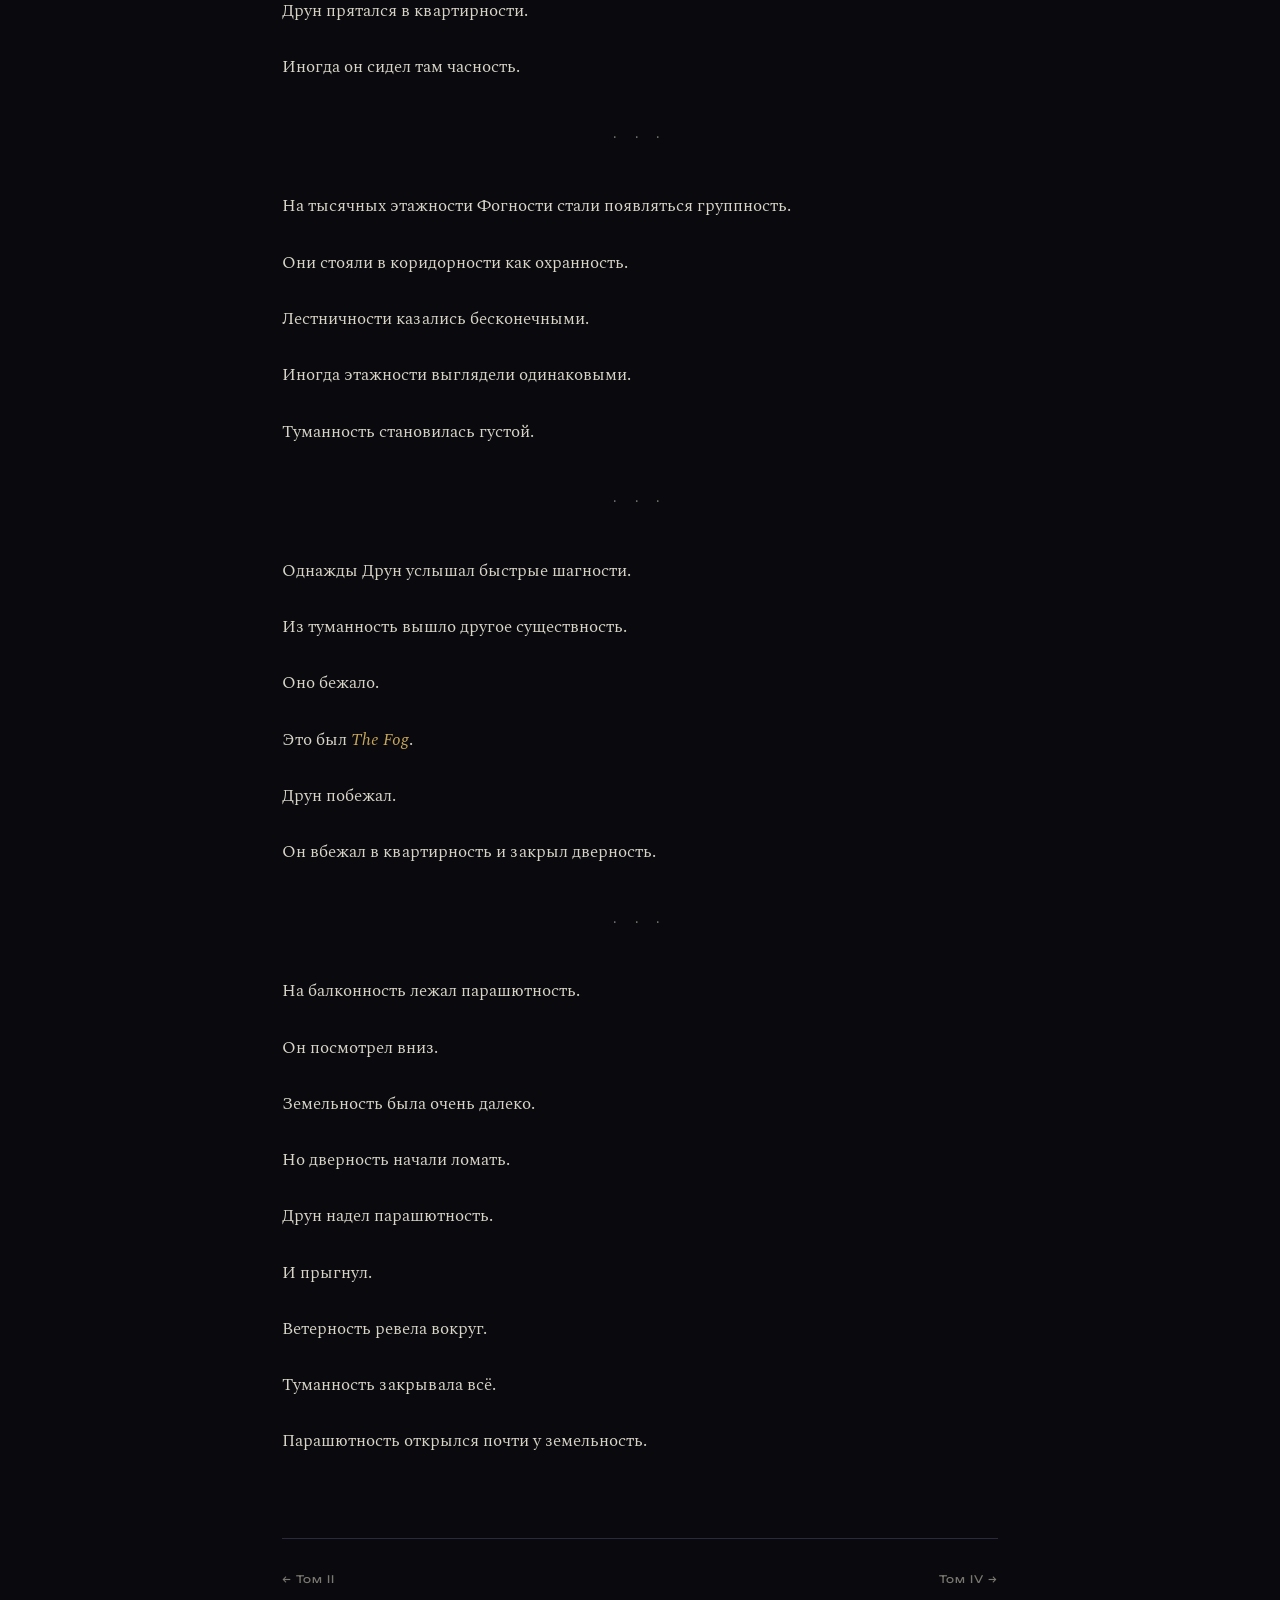
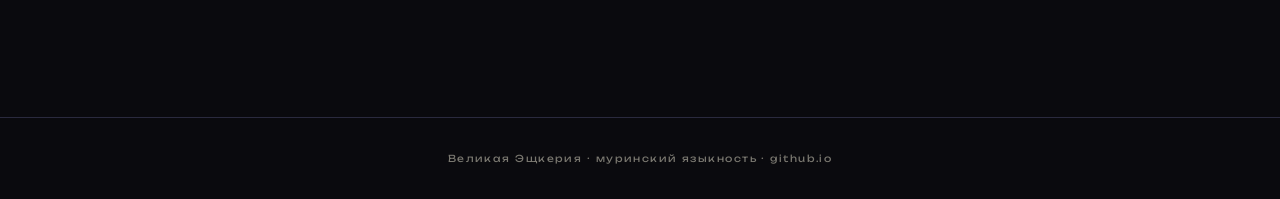
<file: Tom3.html>
<!DOCTYPE html>
<html lang="ru">
<head>
<meta charset="UTF-8">
<meta name="viewport" content="width=device-width, initial-scale=1.0">
<title>Том III — Мурино · Друн</title>
<link rel="stylesheet" href="style.css">
<link href="https://fonts.googleapis.com/css2?family=Unbounded:wght@300;400;700;900&family=Spectral:ital,wght@0,300;0,400;1,300;1,400&display=swap" rel="stylesheet">
</head>
<body>
<div class="noise"></div>
<div class="scanlines"></div>

<header class="site-header">
  <div class="header-inner">
    <div class="logo-block">
      <span class="logo-symbol">⌬</span>
      <div class="logo-text">
        <span class="logo-title">ДРУН</span>
        <span class="logo-sub">написано на муринском языкность</span>
      </div>
    </div>
    <nav class="main-nav">
      <a href="index.html" class="nav-link">Главность</a>
      <a href="tom1.html" class="nav-link">Том I</a>
      <a href="tom2.html" class="nav-link">Том II</a>
      <a href="tom3.html" class="nav-link active">Том III</a>
      <a href="tom4.html" class="nav-link">Том IV</a>
      <a href="tom5.html" class="nav-link">Том V</a>
      <a href="glossary.html" class="nav-link">Словность</a>
    </nav>
  </div>
</header>

<main class="tome-page">
  <div class="tome-page-header">
    <span class="tome-page-num">Том III</span>
    <h1 class="tome-page-title">Мурино</h1>
    <p class="tome-page-desc">Бесконечные этажности. Фогности в туманность. The Fog. Прыжок с балконность.</p>
  </div>
  <div class="tome-divider"></div>

  <div class="book-text">

    <p>Когда поездность приехал, Друн увидел огромные домности.</p>

    <p>Они уходили в туманность.</p>

    <p>Он вошёл в домность.</p>

    <p>Лифтность не работала.</p>

    <p>Он пошёл по лестничность.</p>

    <div class="scene-break">· · ·</div>

    <p>Первые этажности были пустые.</p>

    <p>Квартирности открыты.</p>

    <p>Вещности лежали.</p>

    <p>Людности не было.</p>

    <p>На этажность 70 он увидел существность.</p>

    <p>Оно было похоже на человекость, но глазность были пустые.</p>

    <p>Оно посмотрело на Друн и ушло.</p>

    <p>Это был <span class="emphasis">Фог</span>.</p>

    <div class="scene-break">· · ·</div>

    <p>Друн продолжил подниматься.</p>

    <p>На сотых этажности он видел больше следность.</p>

    <p>Рюкзакности, открытые дверности, старая одеждность.</p>

    <p>Иногда Фогности выходили из туманность.</p>

    <p>Они двигались медленно.</p>

    <p>Друн прятался в квартирности.</p>

    <p>Иногда он сидел там часность.</p>

    <div class="scene-break">· · ·</div>

    <p>На тысячных этажности Фогности стали появляться группность.</p>

    <p>Они стояли в коридорности как охранность.</p>

    <p>Лестничности казались бесконечными.</p>

    <p>Иногда этажности выглядели одинаковыми.</p>

    <p>Туманность становилась густой.</p>

    <div class="scene-break">· · ·</div>

    <p>Однажды Друн услышал быстрые шагности.</p>

    <p>Из туманность вышло другое существность.</p>

    <p>Оно бежало.</p>

    <p>Это был <span class="emphasis">The Fog</span>.</p>

    <p>Друн побежал.</p>

    <p>Он вбежал в квартирность и закрыл дверность.</p>

    <div class="scene-break">· · ·</div>

    <p>На балконность лежал парашютность.</p>

    <p>Он посмотрел вниз.</p>

    <p>Земельность была очень далеко.</p>

    <p>Но дверность начали ломать.</p>

    <p>Друн надел парашютность.</p>

    <p>И прыгнул.</p>

    <p>Ветерность ревела вокруг.</p>

    <p>Туманность закрывала всё.</p>

    <p>Парашютность открылся почти у земельность.</p>

  </div>

  <div class="tome-nav">
    <a href="tom2.html">← Том II</a>
    <a href="tom4.html">Том IV →</a>
  </div>
</main>

<footer class="site-footer">
  <span>Великая Эщкерия · муринский языкность · github.io</span>
</footer>
</body>
</html>
</file>
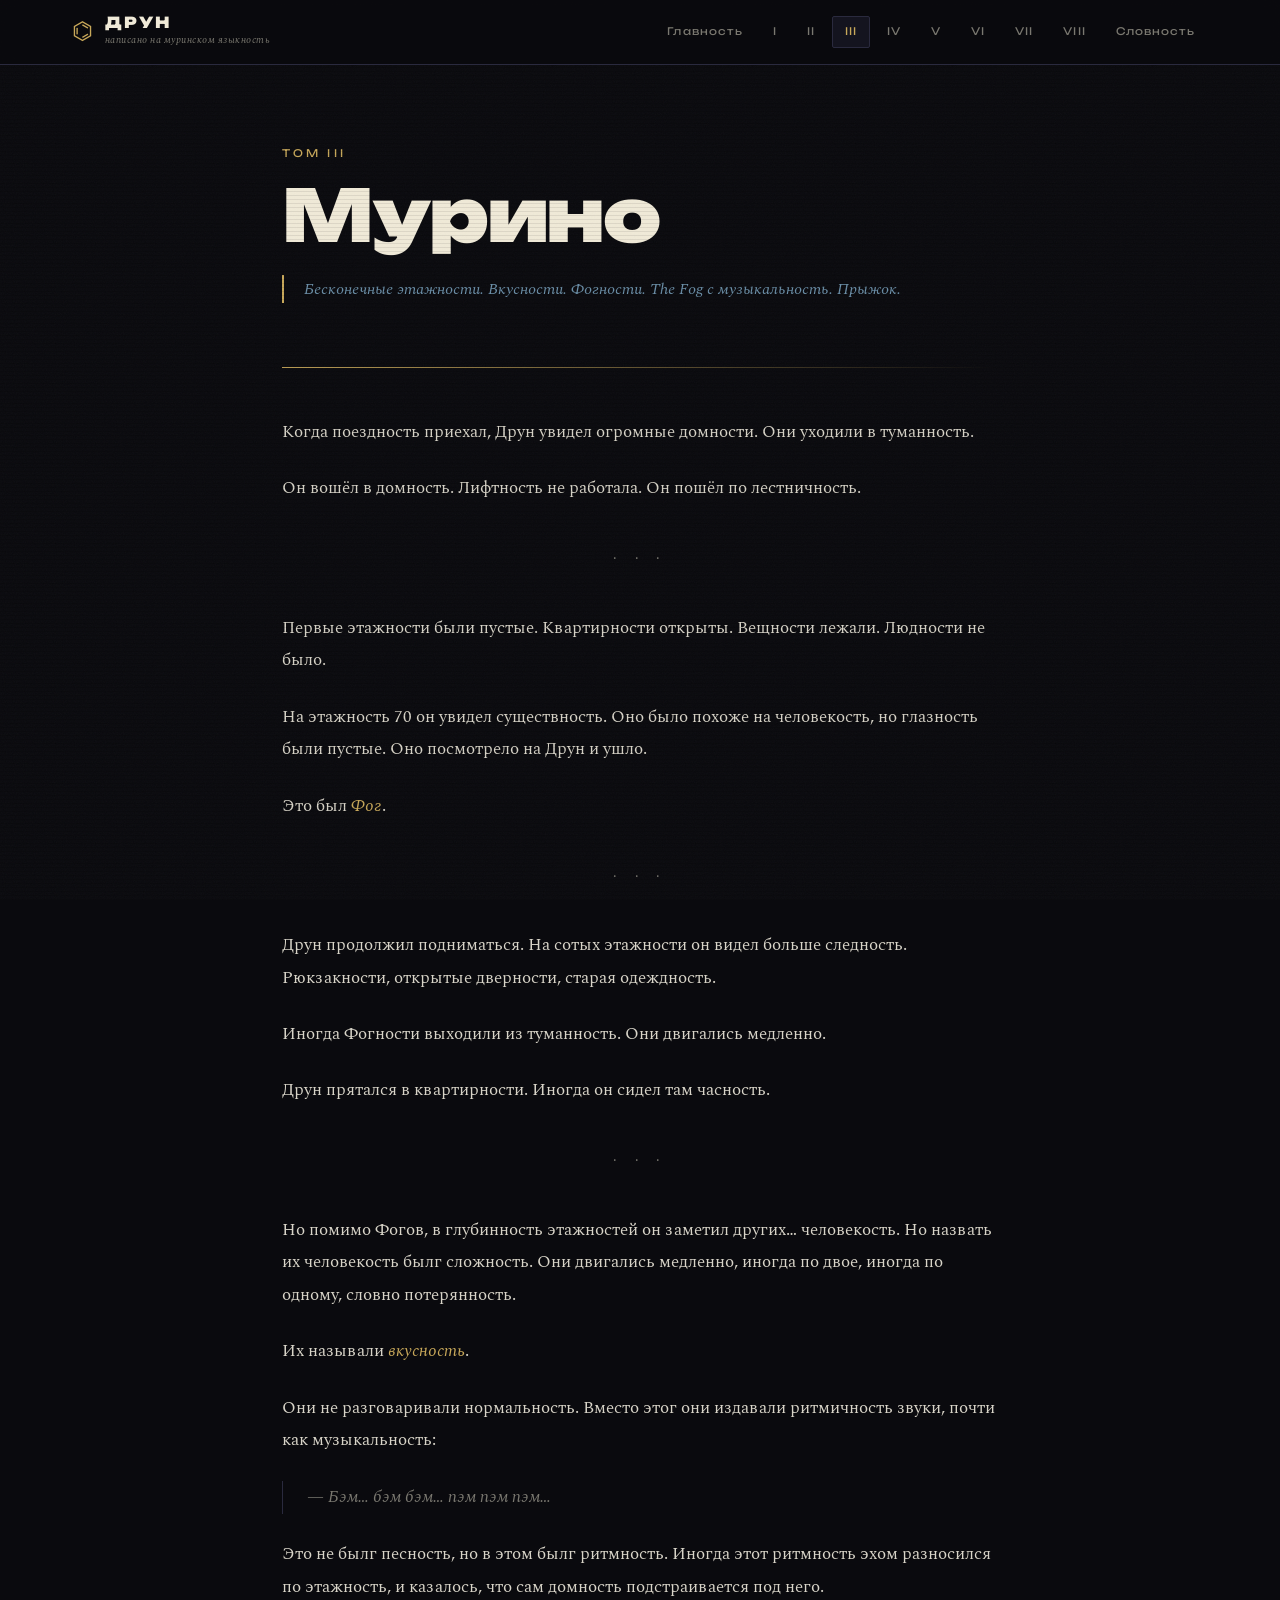
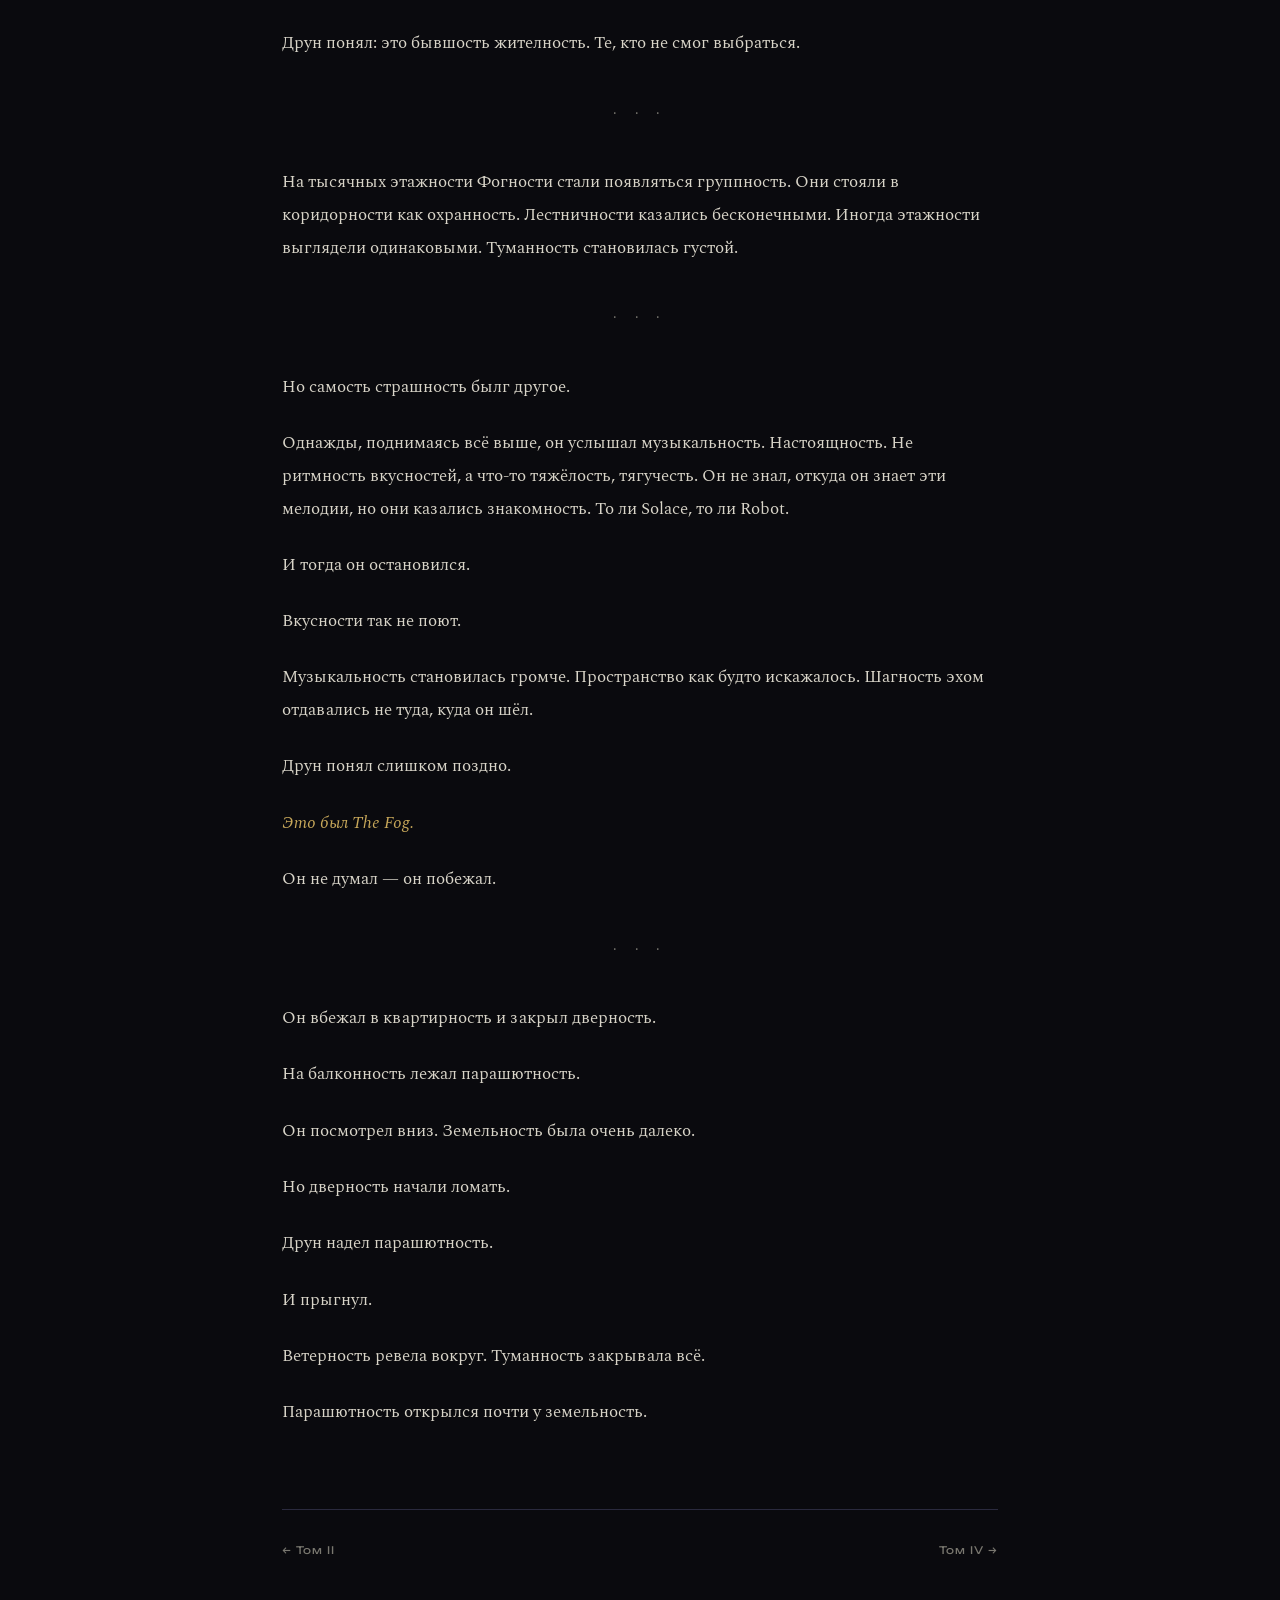
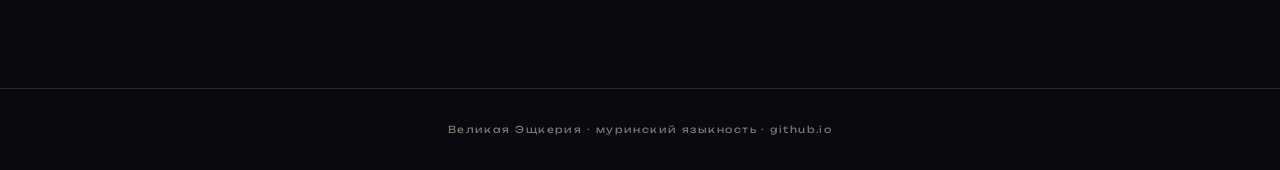
<file: tom3.html>
<!DOCTYPE html>
<html lang="ru">
<head>
<meta charset="UTF-8">
<meta name="viewport" content="width=device-width, initial-scale=1.0">
<title>Том III — Мурино · Друн</title>
<link rel="stylesheet" href="style.css">
<link href="https://fonts.googleapis.com/css2?family=Unbounded:wght@300;400;700;900&family=Spectral:ital,wght@0,300;0,400;1,300;1,400&display=swap" rel="stylesheet">
</head>
<body>
<div class="noise"></div>
<div class="scanlines"></div>
<header class="site-header">
  <div class="header-inner">
    <div class="logo-block">
      <span class="logo-symbol">⌬</span>
      <div class="logo-text">
        <span class="logo-title">ДРУН</span>
        <span class="logo-sub">написано на муринском языкность</span>
      </div>
    </div>
    <nav class="main-nav">
      <a href="index.html" class="nav-link">Главность</a>
      <a href="tom1.html" class="nav-link">I</a>
      <a href="tom2.html" class="nav-link">II</a>
      <a href="tom3.html" class="nav-link active">III</a>
      <a href="tom4.html" class="nav-link">IV</a>
      <a href="tom5.html" class="nav-link">V</a>
      <a href="tom6.html" class="nav-link">VI</a>
      <a href="tom7.html" class="nav-link">VII</a>
      <a href="tom8.html" class="nav-link">VIII</a>
      <a href="glossary.html" class="nav-link">Словность</a>
    </nav>
  </div>
</header>
<main class="tome-page">
  <div class="tome-page-header">
    <span class="tome-page-num">Том III</span>
    <h1 class="tome-page-title">Мурино</h1>
    <p class="tome-page-desc">Бесконечные этажности. Вкусности. Фогности. The Fog с музыкальность. Прыжок.</p>
  </div>
  <div class="tome-divider"></div>
  <div class="book-text">

    <p>Когда поездность приехал, Друн увидел огромные домности. Они уходили в туманность.</p>

    <p>Он вошёл в домность. Лифтность не работала. Он пошёл по лестничность.</p>

    <div class="scene-break">· · ·</div>

    <p>Первые этажности были пустые. Квартирности открыты. Вещности лежали. Людности не было.</p>

    <p>На этажность 70 он увидел существность. Оно было похоже на человекость, но глазность были пустые. Оно посмотрело на Друн и ушло.</p>

    <p>Это был <span class="emphasis">Фог</span>.</p>

    <div class="scene-break">· · ·</div>

    <p>Друн продолжил подниматься. На сотых этажности он видел больше следность. Рюкзакности, открытые дверности, старая одеждность.</p>

    <p>Иногда Фогности выходили из туманность. Они двигались медленно.</p>

    <p>Друн прятался в квартирности. Иногда он сидел там часность.</p>

    <div class="scene-break">· · ·</div>

    <p>Но помимо Фогов, в глубинность этажностей он заметил других… человекость. Но назвать их человекость былг сложность. Они двигались медленно, иногда по двое, иногда по одному, словно потерянность.</p>

    <p>Их называли <span class="emphasis">вкусность</span>.</p>

    <p>Они не разговаривали нормальность. Вместо этог они издавали ритмичность звуки, почти как музыкальность:</p>

    <div class="dialogue">— Бэм… бэм бэм… пэм пэм пэм…</div>

    <p>Это не былг песность, но в этом былг ритмность. Иногда этот ритмность эхом разносился по этажность, и казалось, что сам домность подстраивается под него.</p>

    <p>Друн понял: это бывшость жителность. Те, кто не смог выбраться.</p>

    <div class="scene-break">· · ·</div>

    <p>На тысячных этажности Фогности стали появляться группность. Они стояли в коридорности как охранность. Лестничности казались бесконечными. Иногда этажности выглядели одинаковыми. Туманность становилась густой.</p>

    <div class="scene-break">· · ·</div>

    <p>Но самость страшность былг другое.</p>

    <p>Однажды, поднимаясь всё выше, он услышал музыкальность. Настоящность. Не ритмность вкусностей, а что-то тяжёлость, тягучесть. Он не знал, откуда он знает эти мелодии, но они казались знакомность. То ли Solace, то ли Robot.</p>

    <p>И тогда он остановился.</p>

    <p>Вкусности так не поют.</p>

    <p>Музыкальность становилась громче. Пространство как будто искажалось. Шагность эхом отдавались не туда, куда он шёл.</p>

    <p>Друн понял слишком поздно.</p>

    <p><span class="emphasis">Это был The Fog.</span></p>

    <p>Он не думал — он побежал.</p>

    <div class="scene-break">· · ·</div>

    <p>Он вбежал в квартирность и закрыл дверность.</p>

    <p>На балконность лежал парашютность.</p>

    <p>Он посмотрел вниз. Земельность была очень далеко.</p>

    <p>Но дверность начали ломать.</p>

    <p>Друн надел парашютность.</p>

    <p>И прыгнул.</p>

    <p>Ветерность ревела вокруг. Туманность закрывала всё.</p>

    <p>Парашютность открылся почти у земельность.</p>

  </div>
  <div class="tome-nav">
    <a href="tom2.html">← Том II</a>
    <a href="tom4.html">Том IV →</a>
  </div>
</main>
<footer class="site-footer">
  <span>Великая Эщкерия · муринский языкность · github.io</span>
</footer>
</body>
</html>
</file>
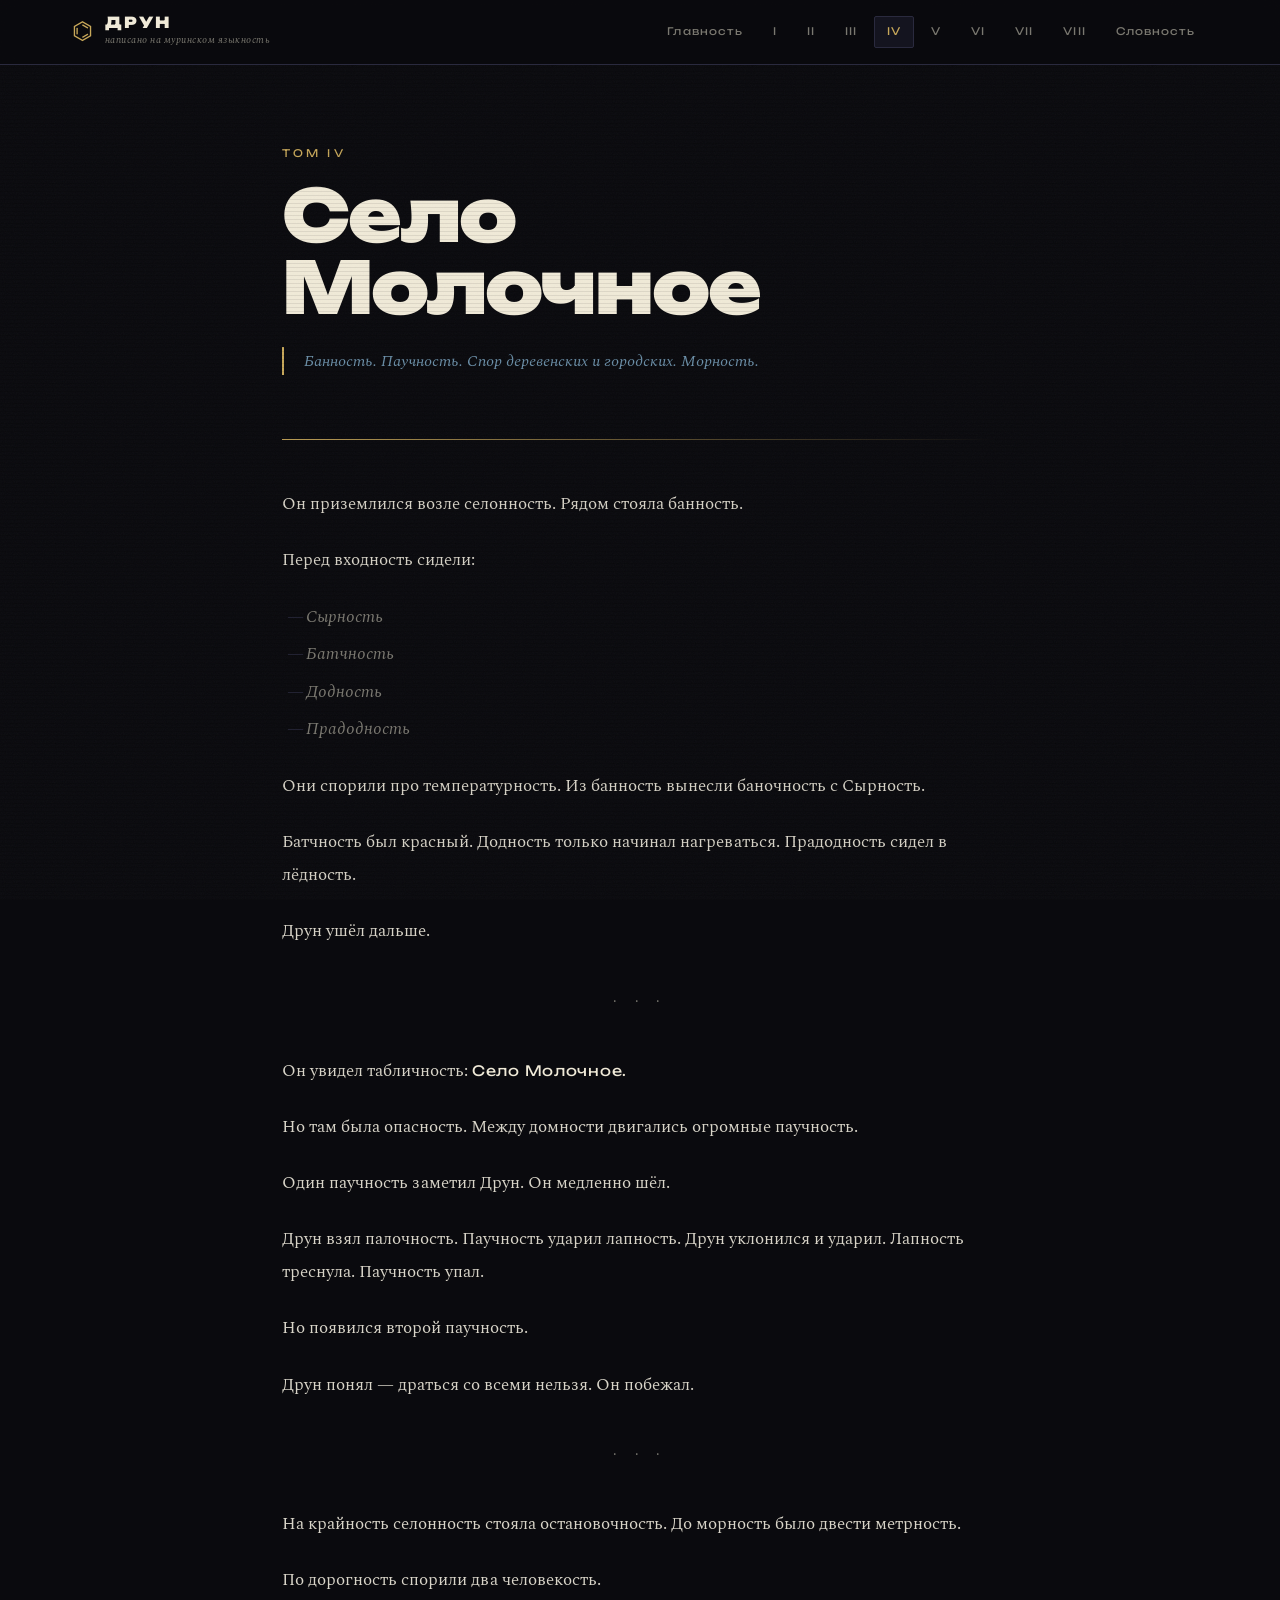
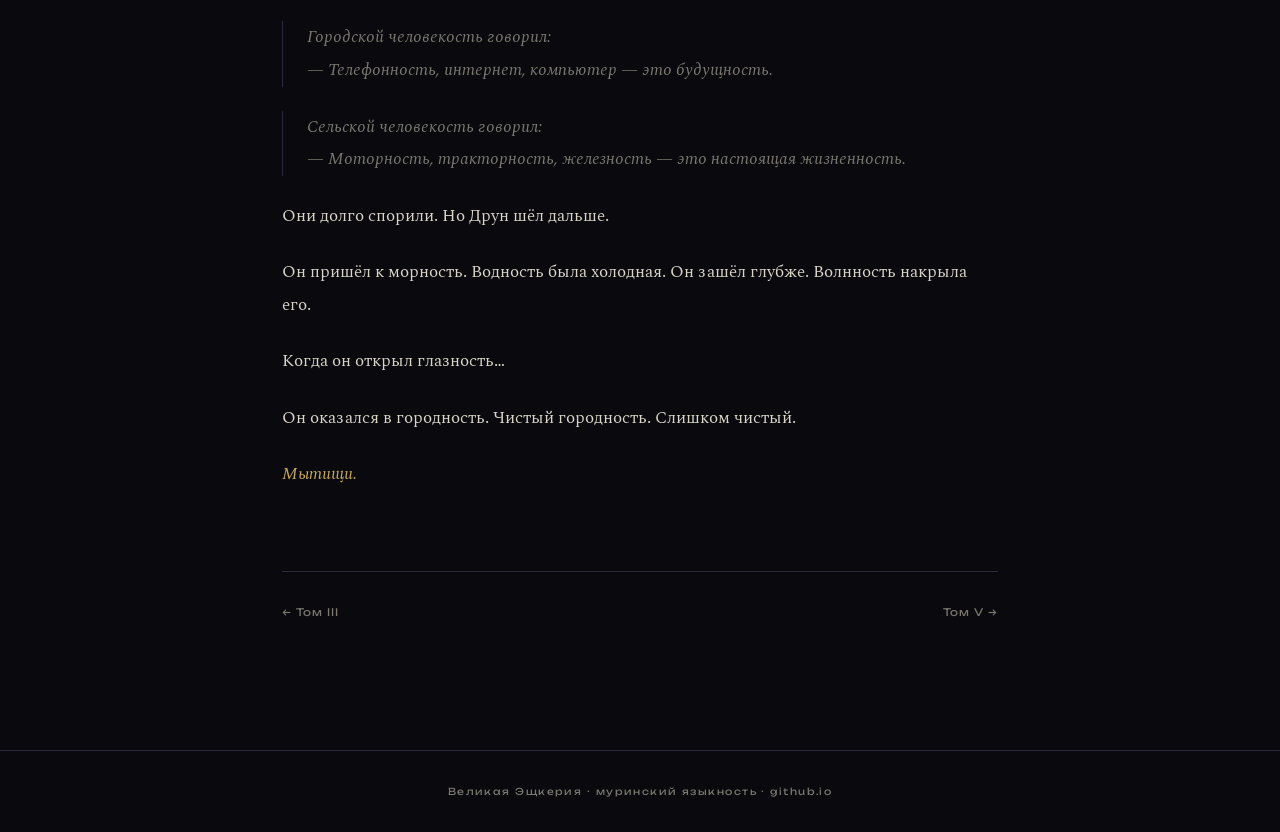
<file: tom4.html>
<!DOCTYPE html>
<html lang="ru">
<head>
<meta charset="UTF-8">
<meta name="viewport" content="width=device-width, initial-scale=1.0">
<title>Том IV — Село Молочное · Друн</title>
<link rel="stylesheet" href="style.css">
<link href="https://fonts.googleapis.com/css2?family=Unbounded:wght@300;400;700;900&family=Spectral:ital,wght@0,300;0,400;1,300;1,400&display=swap" rel="stylesheet">
</head>
<body>
<div class="noise"></div>
<div class="scanlines"></div>
<header class="site-header">
  <div class="header-inner">
    <div class="logo-block">
      <span class="logo-symbol">⌬</span>
      <div class="logo-text">
        <span class="logo-title">ДРУН</span>
        <span class="logo-sub">написано на муринском языкность</span>
      </div>
    </div>
    <nav class="main-nav">
      <a href="index.html" class="nav-link">Главность</a>
      <a href="tom1.html" class="nav-link">I</a>
      <a href="tom2.html" class="nav-link">II</a>
      <a href="tom3.html" class="nav-link">III</a>
      <a href="tom4.html" class="nav-link active">IV</a>
      <a href="tom5.html" class="nav-link">V</a>
      <a href="tom6.html" class="nav-link">VI</a>
      <a href="tom7.html" class="nav-link">VII</a>
      <a href="tom8.html" class="nav-link">VIII</a>
      <a href="glossary.html" class="nav-link">Словность</a>
    </nav>
  </div>
</header>
<main class="tome-page">
  <div class="tome-page-header">
    <span class="tome-page-num">Том IV</span>
    <h1 class="tome-page-title">Село Молочное</h1>
    <p class="tome-page-desc">Банность. Паучность. Спор деревенских и городских. Морность.</p>
  </div>
  <div class="tome-divider"></div>
  <div class="book-text">

    <p>Он приземлился возле селонность. Рядом стояла банность.</p>

    <p>Перед входность сидели:</p>
    <ul class="list-items">
      <li>Сырность</li>
      <li>Батчность</li>
      <li>Додность</li>
      <li>Прадодность</li>
    </ul>

    <p>Они спорили про температурность. Из банность вынесли баночность с Сырность.</p>

    <p>Батчность был красный. Додность только начинал нагреваться. Прадодность сидел в лёдность.</p>

    <p>Друн ушёл дальше.</p>

    <div class="scene-break">· · ·</div>

    <p>Он увидел табличность: <span class="place-name">Село Молочное.</span></p>

    <p>Но там была опасность. Между домности двигались огромные паучность.</p>

    <p>Один паучность заметил Друн. Он медленно шёл.</p>

    <p>Друн взял палочность. Паучность ударил лапность. Друн уклонился и ударил. Лапность треснула. Паучность упал.</p>

    <p>Но появился второй паучность.</p>

    <p>Друн понял — драться со всеми нельзя. Он побежал.</p>

    <div class="scene-break">· · ·</div>

    <p>На крайность селонность стояла остановочность. До морность было двести метрность.</p>

    <p>По дорогность спорили два человекость.</p>

    <div class="dialogue">Городской человекость говорил:<br>— Телефонность, интернет, компьютер — это будущность.</div>

    <div class="dialogue">Сельской человекость говорил:<br>— Моторность, тракторность, железность — это настоящая жизненность.</div>

    <p>Они долго спорили. Но Друн шёл дальше.</p>

    <p>Он пришёл к морность. Водность была холодная. Он зашёл глубже. Волнность накрыла его.</p>

    <p>Когда он открыл глазность…</p>

    <p>Он оказался в городность. Чистый городность. Слишком чистый.</p>

    <p><span class="emphasis">Мытищи.</span></p>

  </div>
  <div class="tome-nav">
    <a href="tom3.html">← Том III</a>
    <a href="tom5.html">Том V →</a>
  </div>
</main>
<footer class="site-footer">
  <span>Великая Эщкерия · муринский языкность · github.io</span>
</footer>
</body>
</html>
</file>
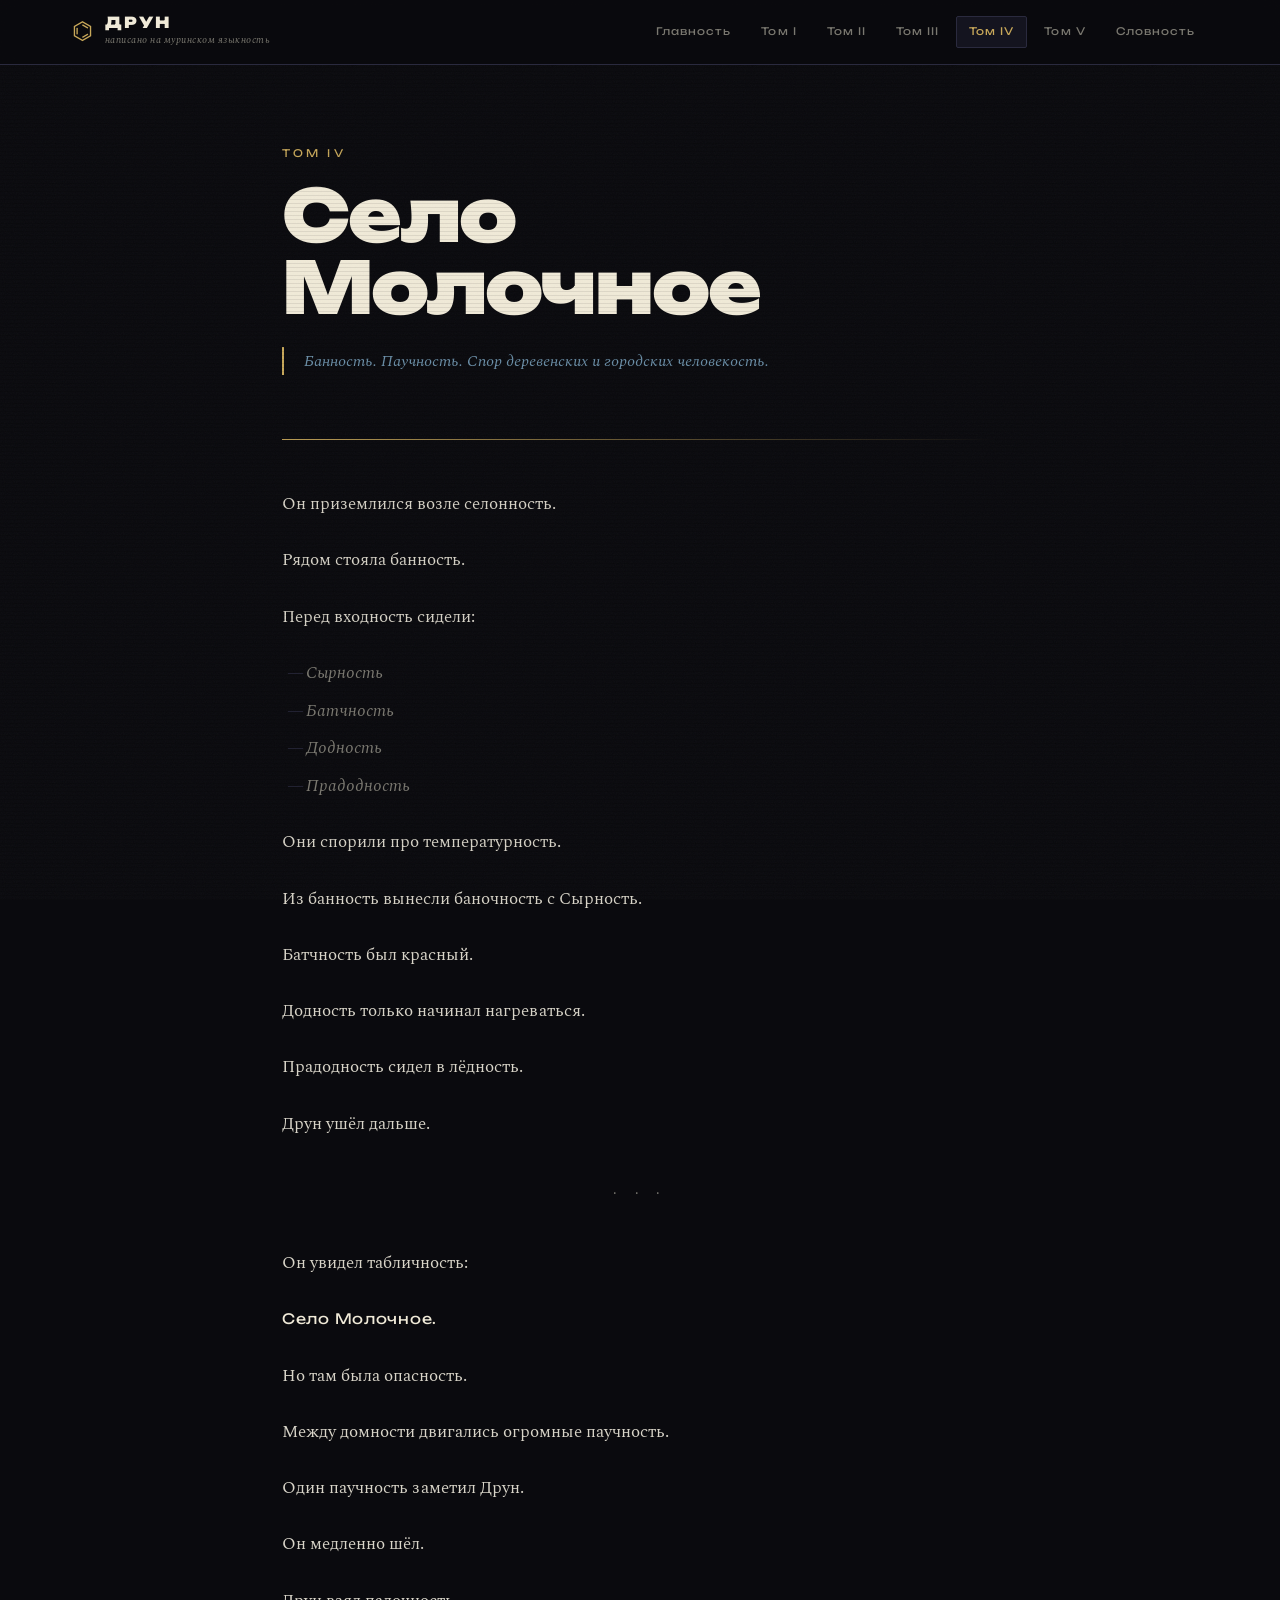
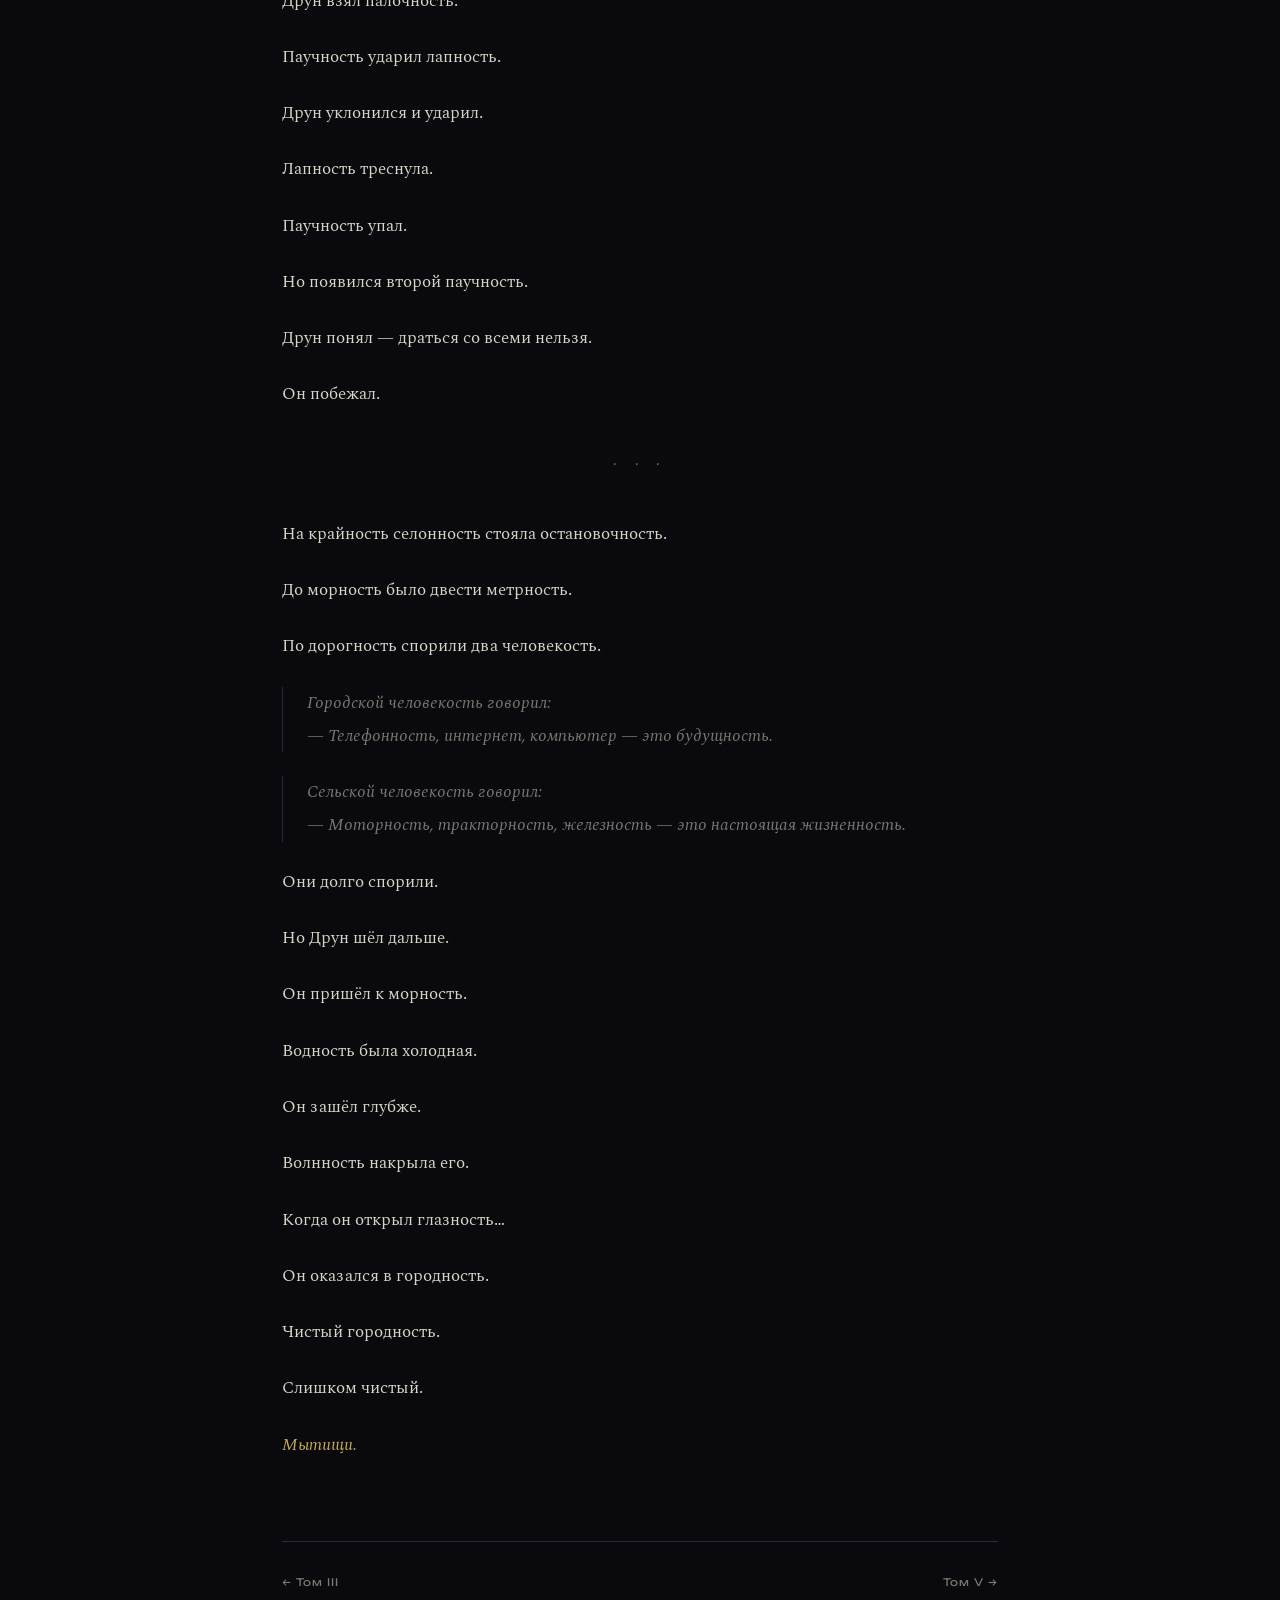
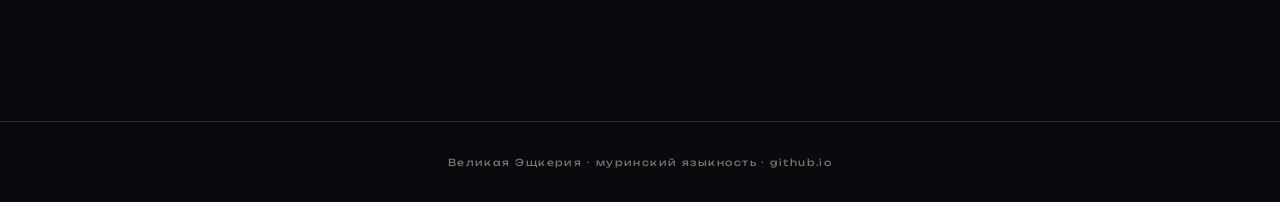
<file: Tom4.html>
<!DOCTYPE html>
<html lang="ru">
<head>
<meta charset="UTF-8">
<meta name="viewport" content="width=device-width, initial-scale=1.0">
<title>Том IV — Село Молочное · Друн</title>
<link rel="stylesheet" href="style.css">
<link href="https://fonts.googleapis.com/css2?family=Unbounded:wght@300;400;700;900&family=Spectral:ital,wght@0,300;0,400;1,300;1,400&display=swap" rel="stylesheet">
</head>
<body>
<div class="noise"></div>
<div class="scanlines"></div>

<header class="site-header">
  <div class="header-inner">
    <div class="logo-block">
      <span class="logo-symbol">⌬</span>
      <div class="logo-text">
        <span class="logo-title">ДРУН</span>
        <span class="logo-sub">написано на муринском языкность</span>
      </div>
    </div>
    <nav class="main-nav">
      <a href="index.html" class="nav-link">Главность</a>
      <a href="tom1.html" class="nav-link">Том I</a>
      <a href="tom2.html" class="nav-link">Том II</a>
      <a href="tom3.html" class="nav-link">Том III</a>
      <a href="tom4.html" class="nav-link active">Том IV</a>
      <a href="tom5.html" class="nav-link">Том V</a>
      <a href="glossary.html" class="nav-link">Словность</a>
    </nav>
  </div>
</header>

<main class="tome-page">
  <div class="tome-page-header">
    <span class="tome-page-num">Том IV</span>
    <h1 class="tome-page-title">Село Молочное</h1>
    <p class="tome-page-desc">Банность. Паучность. Спор деревенских и городских человекость.</p>
  </div>
  <div class="tome-divider"></div>

  <div class="book-text">

    <p>Он приземлился возле селонность.</p>

    <p>Рядом стояла банность.</p>

    <p>Перед входность сидели:</p>

    <ul class="list-items">
      <li>Сырность</li>
      <li>Батчность</li>
      <li>Додность</li>
      <li>Прадодность</li>
    </ul>

    <p>Они спорили про температурность.</p>

    <p>Из банность вынесли баночность с Сырность.</p>

    <p>Батчность был красный.</p>

    <p>Додность только начинал нагреваться.</p>

    <p>Прадодность сидел в лёдность.</p>

    <p>Друн ушёл дальше.</p>

    <div class="scene-break">· · ·</div>

    <p>Он увидел табличность:</p>

    <p><span class="place-name">Село Молочное.</span></p>

    <p>Но там была опасность.</p>

    <p>Между домности двигались огромные паучность.</p>

    <p>Один паучность заметил Друн.</p>

    <p>Он медленно шёл.</p>

    <p>Друн взял палочность.</p>

    <p>Паучность ударил лапность.</p>

    <p>Друн уклонился и ударил.</p>

    <p>Лапность треснула.</p>

    <p>Паучность упал.</p>

    <p>Но появился второй паучность.</p>

    <p>Друн понял — драться со всеми нельзя.</p>

    <p>Он побежал.</p>

    <div class="scene-break">· · ·</div>

    <p>На крайность селонность стояла остановочность.</p>

    <p>До морность было двести метрность.</p>

    <p>По дорогность спорили два человекость.</p>

    <div class="dialogue">
      Городской человекость говорил:<br>
      — Телефонность, интернет, компьютер — это будущность.
    </div>

    <div class="dialogue">
      Сельской человекость говорил:<br>
      — Моторность, тракторность, железность — это настоящая жизненность.
    </div>

    <p>Они долго спорили.</p>

    <p>Но Друн шёл дальше.</p>

    <p>Он пришёл к морность.</p>

    <p>Водность была холодная.</p>

    <p>Он зашёл глубже.</p>

    <p>Волнность накрыла его.</p>

    <p>Когда он открыл глазность…</p>

    <p>Он оказался в городность.</p>

    <p>Чистый городность.</p>

    <p>Слишком чистый.</p>

    <p><span class="emphasis">Мытищи.</span></p>

  </div>

  <div class="tome-nav">
    <a href="tom3.html">← Том III</a>
    <a href="tom5.html">Том V →</a>
  </div>
</main>

<footer class="site-footer">
  <span>Великая Эщкерия · муринский языкность · github.io</span>
</footer>
</body>
</html>
</file>
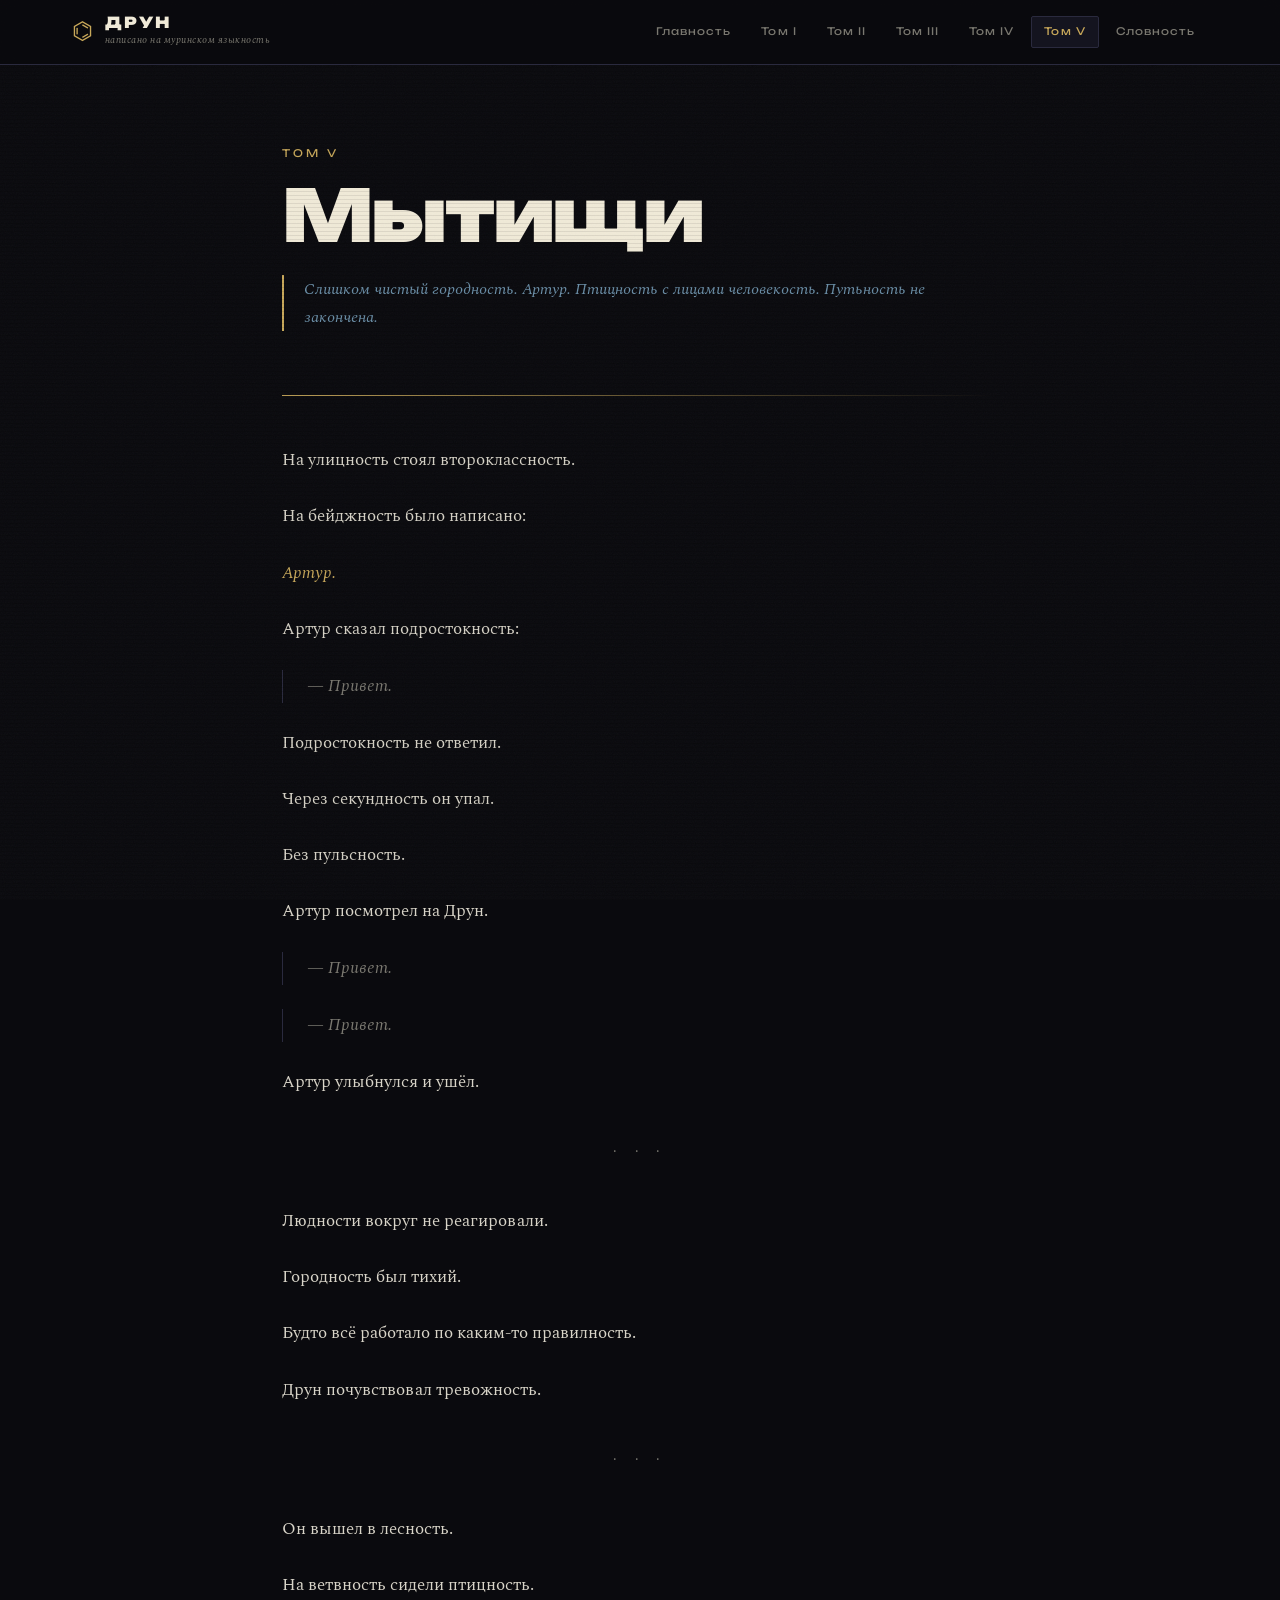
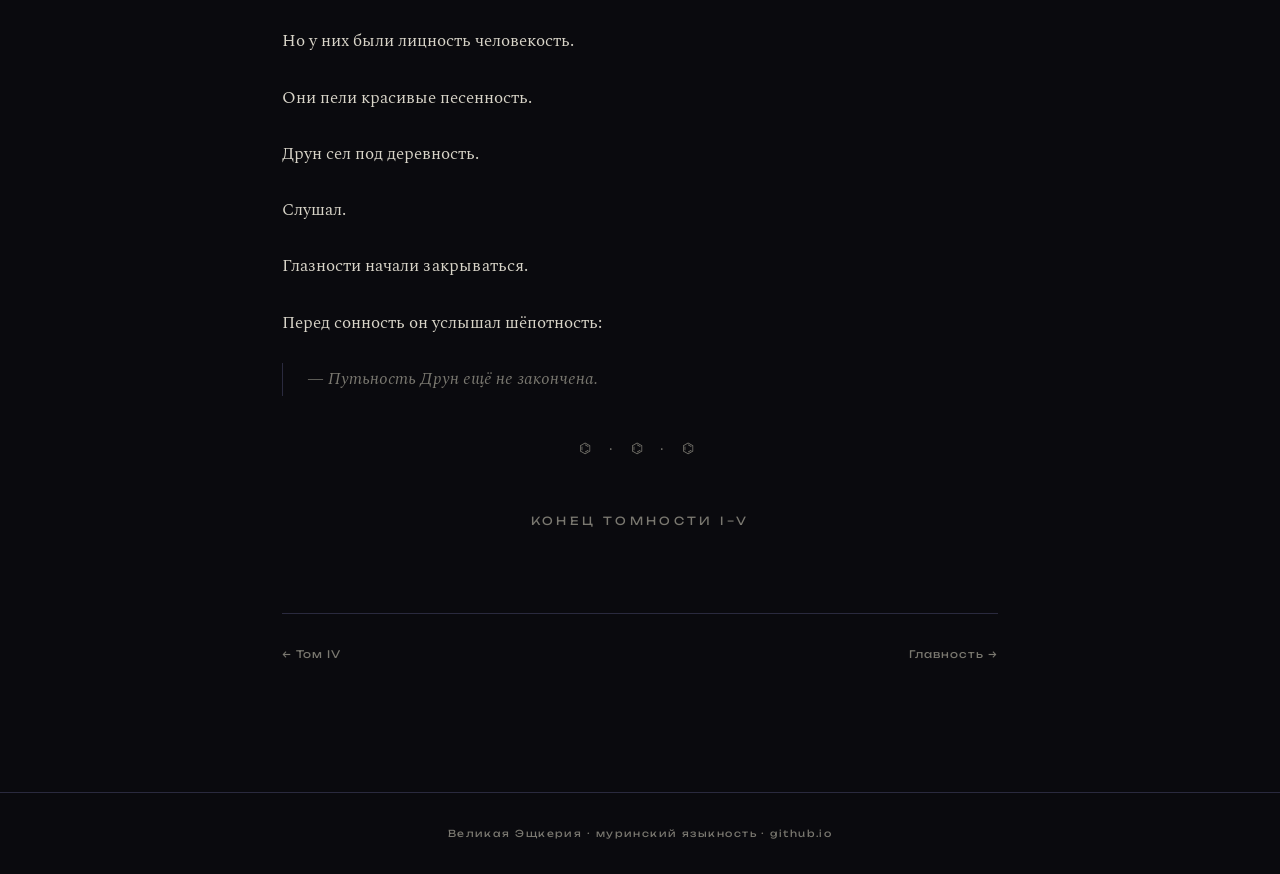
<file: Tom5.html>
<!DOCTYPE html>
<html lang="ru">
<head>
<meta charset="UTF-8">
<meta name="viewport" content="width=device-width, initial-scale=1.0">
<title>Том V — Мытищи · Друн</title>
<link rel="stylesheet" href="style.css">
<link href="https://fonts.googleapis.com/css2?family=Unbounded:wght@300;400;700;900&family=Spectral:ital,wght@0,300;0,400;1,300;1,400&display=swap" rel="stylesheet">
</head>
<body>
<div class="noise"></div>
<div class="scanlines"></div>

<header class="site-header">
  <div class="header-inner">
    <div class="logo-block">
      <span class="logo-symbol">⌬</span>
      <div class="logo-text">
        <span class="logo-title">ДРУН</span>
        <span class="logo-sub">написано на муринском языкность</span>
      </div>
    </div>
    <nav class="main-nav">
      <a href="index.html" class="nav-link">Главность</a>
      <a href="tom1.html" class="nav-link">Том I</a>
      <a href="tom2.html" class="nav-link">Том II</a>
      <a href="tom3.html" class="nav-link">Том III</a>
      <a href="tom4.html" class="nav-link">Том IV</a>
      <a href="tom5.html" class="nav-link active">Том V</a>
      <a href="glossary.html" class="nav-link">Словность</a>
    </nav>
  </div>
</header>

<main class="tome-page">
  <div class="tome-page-header">
    <span class="tome-page-num">Том V</span>
    <h1 class="tome-page-title">Мытищи</h1>
    <p class="tome-page-desc">Слишком чистый городность. Артур. Птицность с лицами человекость. Путьность не закончена.</p>
  </div>
  <div class="tome-divider"></div>

  <div class="book-text">

    <p>На улицность стоял второклассность.</p>

    <p>На бейджность было написано:</p>

    <p><span class="emphasis">Артур.</span></p>

    <p>Артур сказал подростокность:</p>

    <div class="dialogue">
      — Привет.
    </div>

    <p>Подростокность не ответил.</p>

    <p>Через секундность он упал.</p>

    <p>Без пульсность.</p>

    <p>Артур посмотрел на Друн.</p>

    <div class="dialogue">
      — Привет.
    </div>

    <div class="dialogue">
      — Привет.
    </div>

    <p>Артур улыбнулся и ушёл.</p>

    <div class="scene-break">· · ·</div>

    <p>Людности вокруг не реагировали.</p>

    <p>Городность был тихий.</p>

    <p>Будто всё работало по каким-то правилность.</p>

    <p>Друн почувствовал тревожность.</p>

    <div class="scene-break">· · ·</div>

    <p>Он вышел в лесность.</p>

    <p>На ветвность сидели птицность.</p>

    <p>Но у них были лицность человекость.</p>

    <p>Они пели красивые песенность.</p>

    <p>Друн сел под деревность.</p>

    <p>Слушал.</p>

    <p>Глазности начали закрываться.</p>

    <p>Перед сонность он услышал шёпотность:</p>

    <div class="dialogue">
      — Путьность Друн ещё не закончена.
    </div>

    <div class="scene-break">⌬ · ⌬ · ⌬</div>

    <p style="text-align:center; font-family:'Unbounded',sans-serif; font-size:0.7rem; letter-spacing:0.3em; color:var(--text-dim); margin-top: 3rem;">
      КОНЕЦ ТОМНОСТИ I–V
    </p>

  </div>

  <div class="tome-nav">
    <a href="tom4.html">← Том IV</a>
    <a href="index.html">Главность →</a>
  </div>
</main>

<footer class="site-footer">
  <span>Великая Эщкерия · муринский языкность · github.io</span>
</footer>
</body>
</html>
</file>
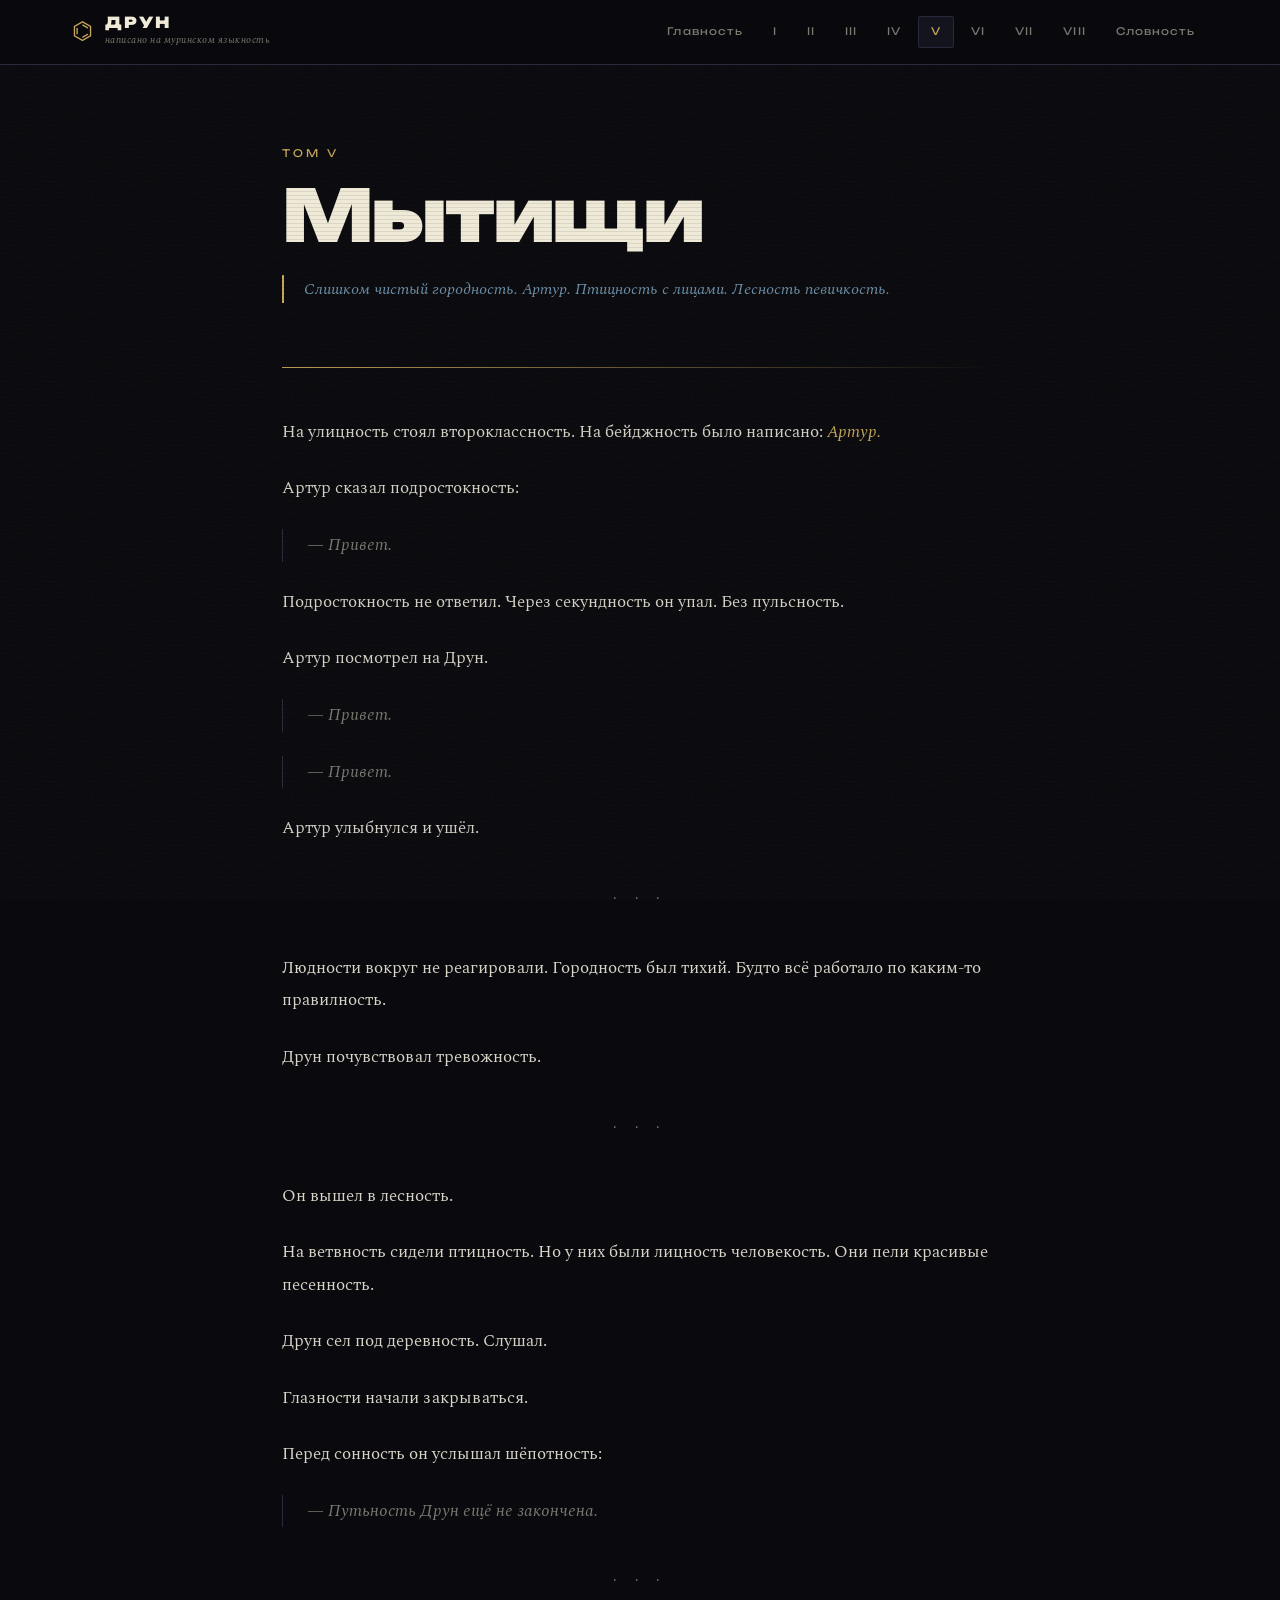
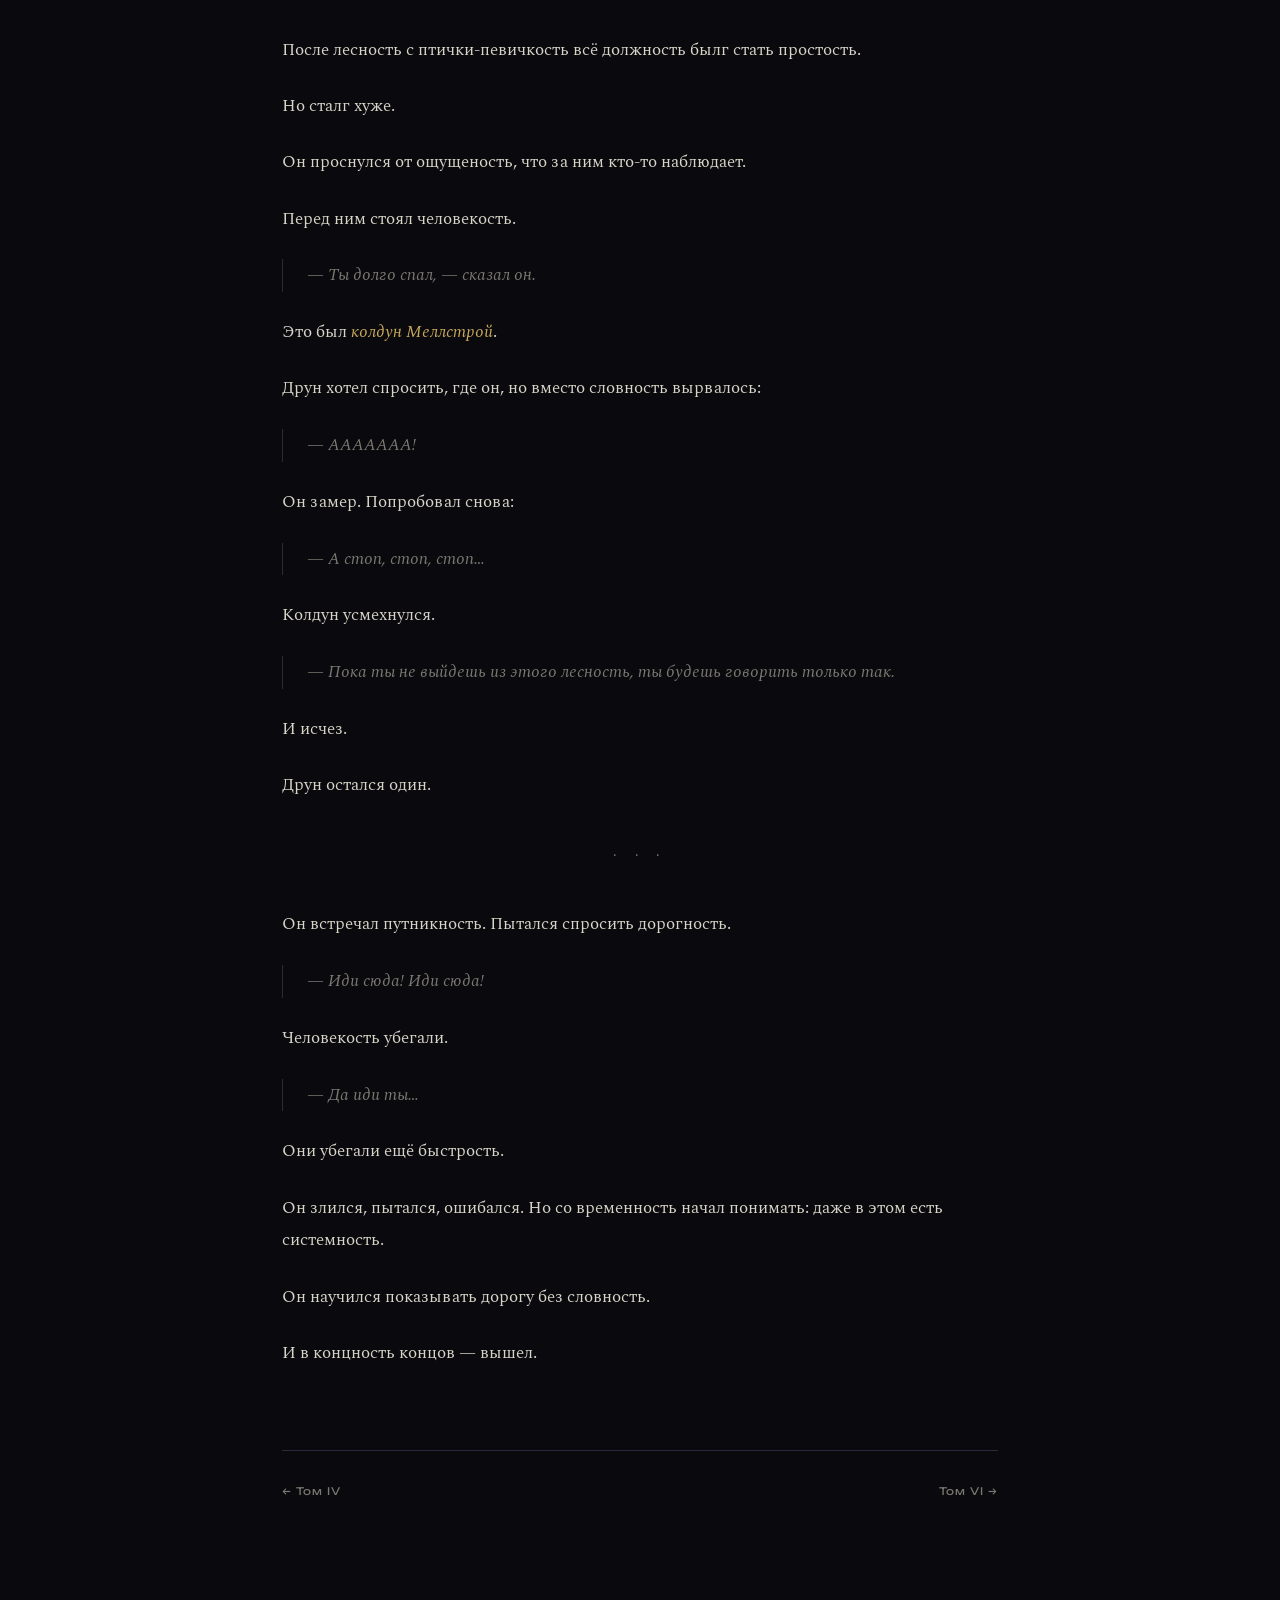
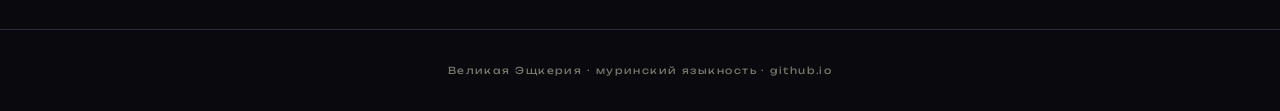
<file: tom5.html>
<!DOCTYPE html>
<html lang="ru">
<head>
<meta charset="UTF-8">
<meta name="viewport" content="width=device-width, initial-scale=1.0">
<title>Том V — Мытищи · Друн</title>
<link rel="stylesheet" href="style.css">
<link href="https://fonts.googleapis.com/css2?family=Unbounded:wght@300;400;700;900&family=Spectral:ital,wght@0,300;0,400;1,300;1,400&display=swap" rel="stylesheet">
</head>
<body>
<div class="noise"></div>
<div class="scanlines"></div>
<header class="site-header">
  <div class="header-inner">
    <div class="logo-block">
      <span class="logo-symbol">⌬</span>
      <div class="logo-text">
        <span class="logo-title">ДРУН</span>
        <span class="logo-sub">написано на муринском языкность</span>
      </div>
    </div>
    <nav class="main-nav">
      <a href="index.html" class="nav-link">Главность</a>
      <a href="tom1.html" class="nav-link">I</a>
      <a href="tom2.html" class="nav-link">II</a>
      <a href="tom3.html" class="nav-link">III</a>
      <a href="tom4.html" class="nav-link">IV</a>
      <a href="tom5.html" class="nav-link active">V</a>
      <a href="tom6.html" class="nav-link">VI</a>
      <a href="tom7.html" class="nav-link">VII</a>
      <a href="tom8.html" class="nav-link">VIII</a>
      <a href="glossary.html" class="nav-link">Словность</a>
    </nav>
  </div>
</header>
<main class="tome-page">
  <div class="tome-page-header">
    <span class="tome-page-num">Том V</span>
    <h1 class="tome-page-title">Мытищи</h1>
    <p class="tome-page-desc">Слишком чистый городность. Артур. Птицность с лицами. Лесность певичкость.</p>
  </div>
  <div class="tome-divider"></div>
  <div class="book-text">

    <p>На улицность стоял второклассность. На бейджность было написано: <span class="emphasis">Артур.</span></p>

    <p>Артур сказал подростокность:</p>

    <div class="dialogue">— Привет.</div>

    <p>Подростокность не ответил. Через секундность он упал. Без пульсность.</p>

    <p>Артур посмотрел на Друн.</p>

    <div class="dialogue">— Привет.</div>
    <div class="dialogue">— Привет.</div>

    <p>Артур улыбнулся и ушёл.</p>

    <div class="scene-break">· · ·</div>

    <p>Людности вокруг не реагировали. Городность был тихий. Будто всё работало по каким-то правилность.</p>

    <p>Друн почувствовал тревожность.</p>

    <div class="scene-break">· · ·</div>

    <p>Он вышел в лесность.</p>

    <p>На ветвность сидели птицность. Но у них были лицность человекость. Они пели красивые песенность.</p>

    <p>Друн сел под деревность. Слушал.</p>

    <p>Глазности начали закрываться.</p>

    <p>Перед сонность он услышал шёпотность:</p>

    <div class="dialogue">— Путьность Друн ещё не закончена.</div>

    <div class="scene-break">· · ·</div>

    <p>После лесность с птички-певичкость всё должность былг стать простость.</p>

    <p>Но сталг хуже.</p>

    <p>Он проснулся от ощущеность, что за ним кто-то наблюдает.</p>

    <p>Перед ним стоял человекость.</p>

    <div class="dialogue">— Ты долго спал, — сказал он.</div>

    <p>Это был <span class="emphasis">колдун Меллстрой</span>.</p>

    <p>Друн хотел спросить, где он, но вместо словность вырвалось:</p>

    <div class="dialogue">— ААААААА!</div>

    <p>Он замер. Попробовал снова:</p>

    <div class="dialogue">— А стоп, стоп, стоп…</div>

    <p>Колдун усмехнулся.</p>

    <div class="dialogue">— Пока ты не выйдешь из этого лесность, ты будешь говорить только так.</div>

    <p>И исчез.</p>

    <p>Друн остался один.</p>

    <div class="scene-break">· · ·</div>

    <p>Он встречал путникность. Пытался спросить дорогность.</p>

    <div class="dialogue">— Иди сюда! Иди сюда!</div>

    <p>Человекость убегали.</p>

    <div class="dialogue">— Да иди ты…</div>

    <p>Они убегали ещё быстрость.</p>

    <p>Он злился, пытался, ошибался. Но со временность начал понимать: даже в этом есть системность.</p>

    <p>Он научился показывать дорогу без словность.</p>

    <p>И в концность концов — вышел.</p>

  </div>
  <div class="tome-nav">
    <a href="tom4.html">← Том IV</a>
    <a href="tom6.html">Том VI →</a>
  </div>
</main>
<footer class="site-footer">
  <span>Великая Эщкерия · муринский языкность · github.io</span>
</footer>
</body>
</html>
</file>
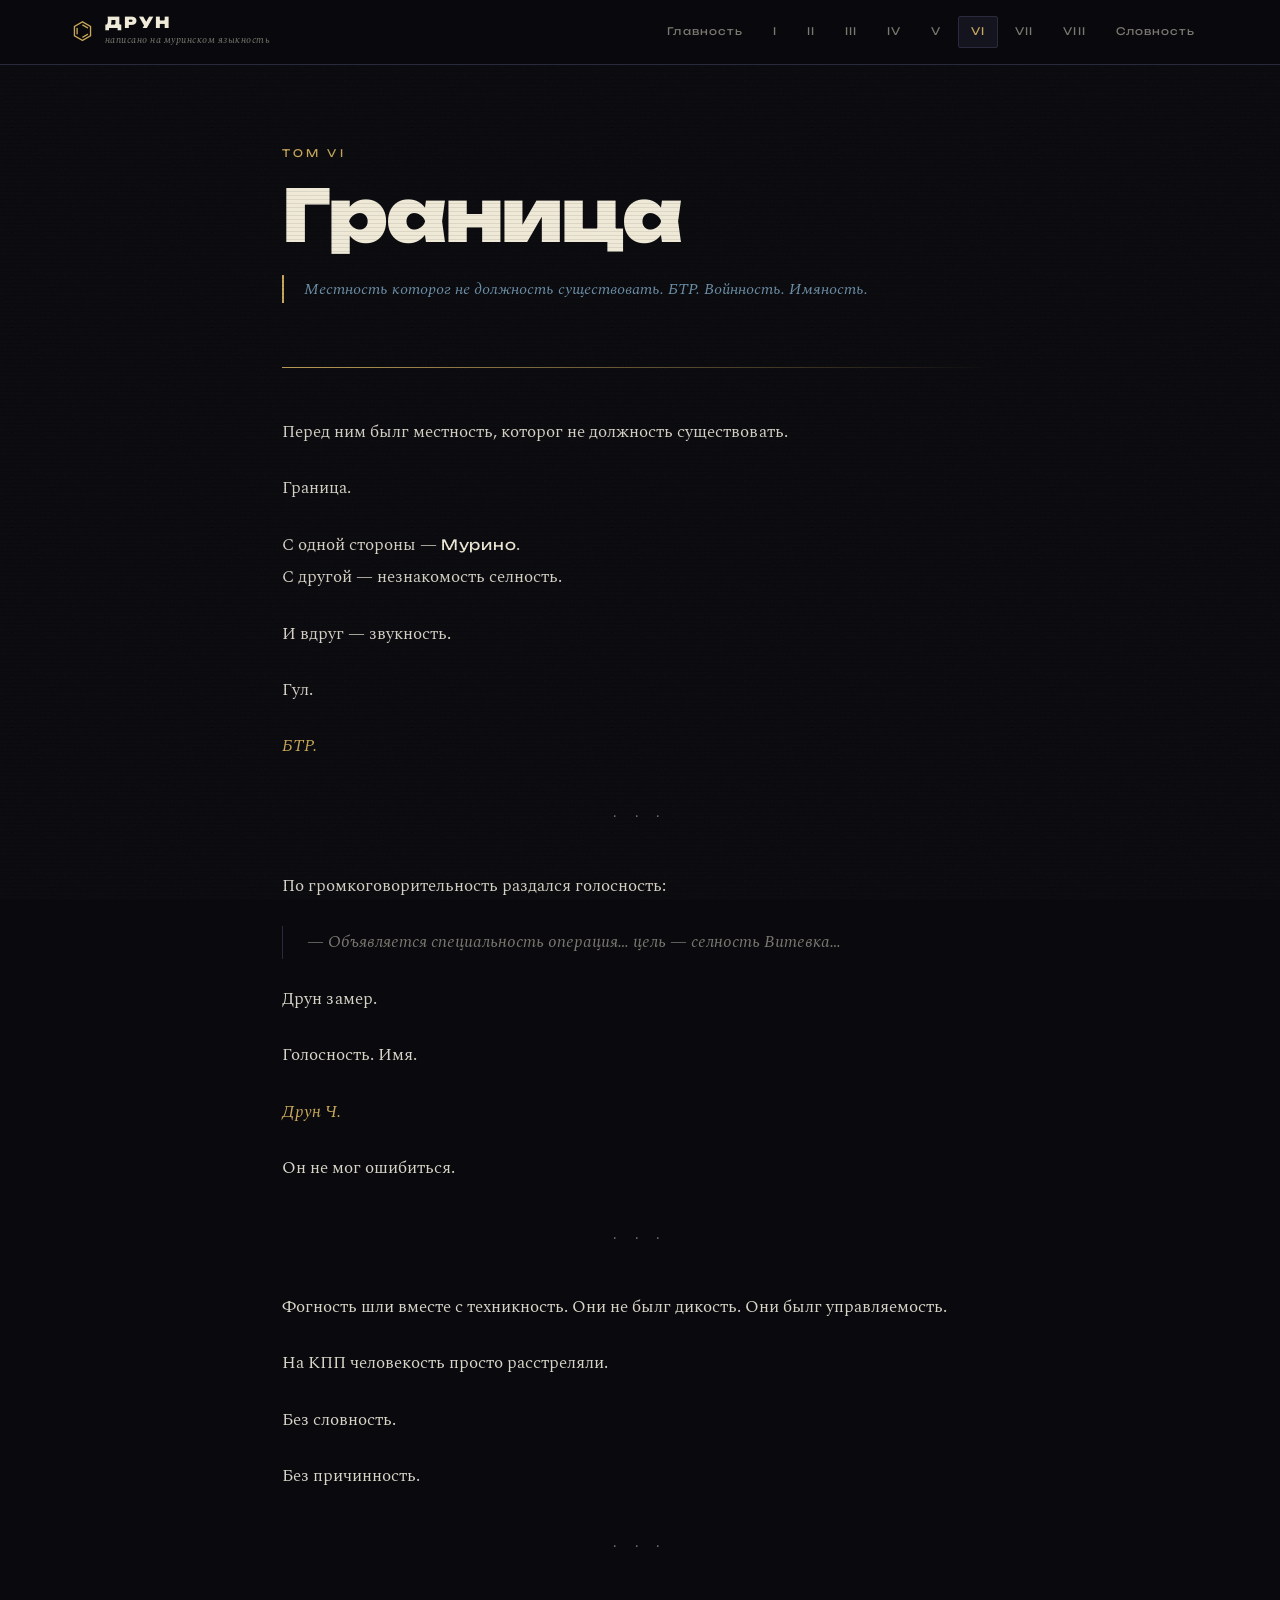
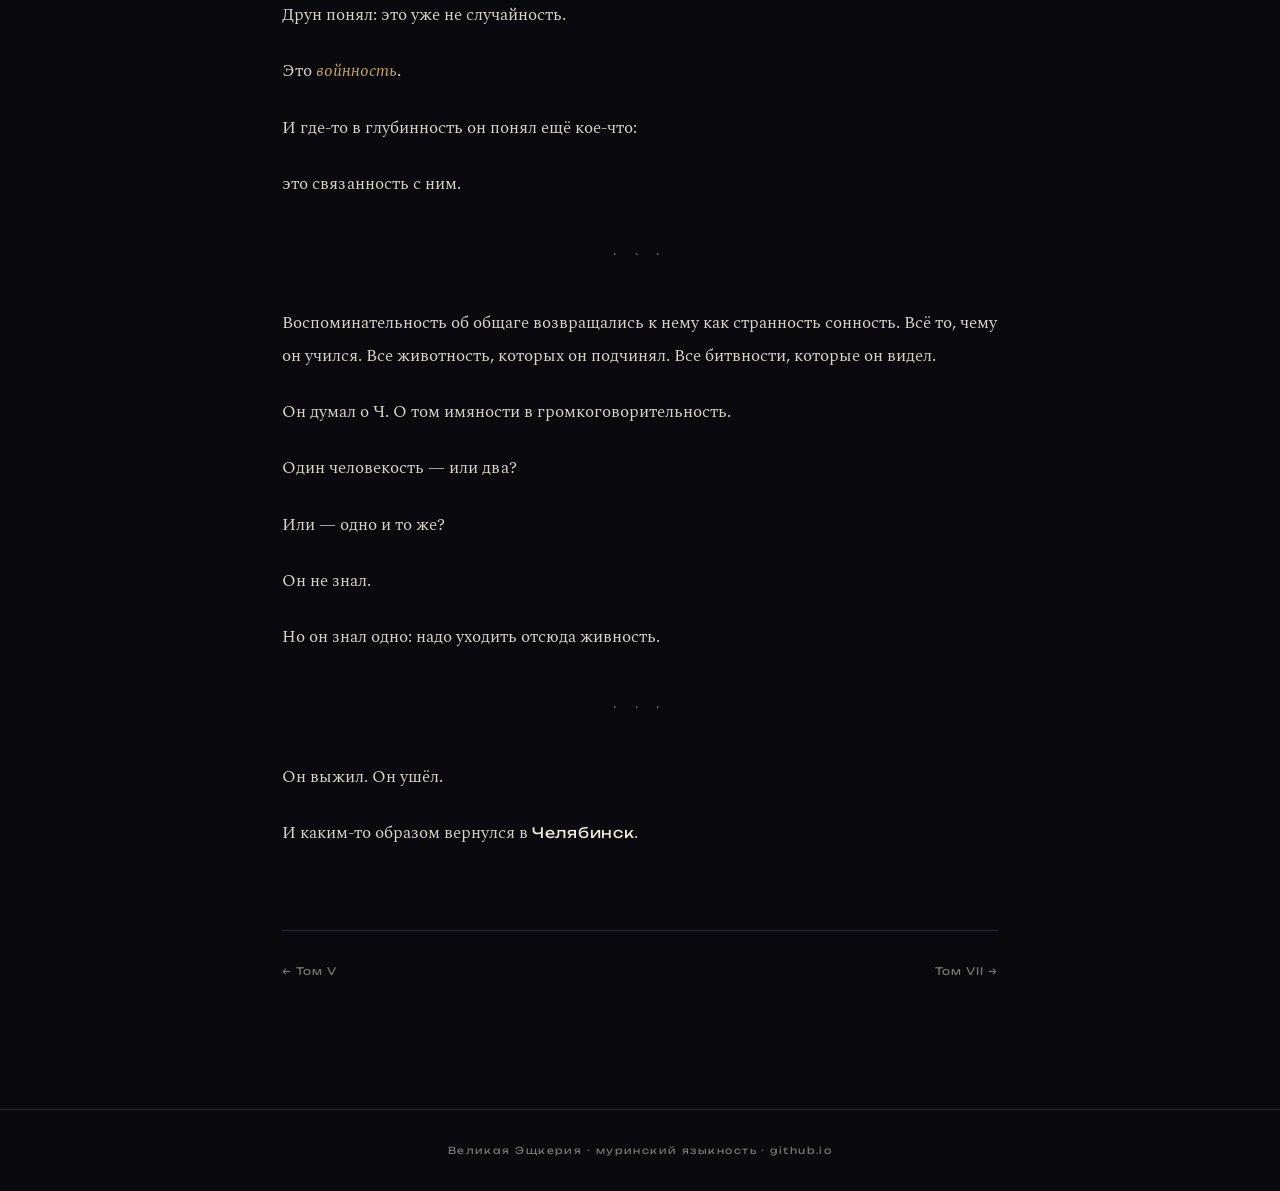
<file: tom6.html>
<!DOCTYPE html>
<html lang="ru">
<head>
<meta charset="UTF-8">
<meta name="viewport" content="width=device-width, initial-scale=1.0">
<title>Том VI — Граница · Друн</title>
<link rel="stylesheet" href="style.css">
<link href="https://fonts.googleapis.com/css2?family=Unbounded:wght@300;400;700;900&family=Spectral:ital,wght@0,300;0,400;1,300;1,400&display=swap" rel="stylesheet">
</head>
<body>
<div class="noise"></div>
<div class="scanlines"></div>
<header class="site-header">
  <div class="header-inner">
    <div class="logo-block">
      <span class="logo-symbol">⌬</span>
      <div class="logo-text">
        <span class="logo-title">ДРУН</span>
        <span class="logo-sub">написано на муринском языкность</span>
      </div>
    </div>
    <nav class="main-nav">
      <a href="index.html" class="nav-link">Главность</a>
      <a href="tom1.html" class="nav-link">I</a>
      <a href="tom2.html" class="nav-link">II</a>
      <a href="tom3.html" class="nav-link">III</a>
      <a href="tom4.html" class="nav-link">IV</a>
      <a href="tom5.html" class="nav-link">V</a>
      <a href="tom6.html" class="nav-link active">VI</a>
      <a href="tom7.html" class="nav-link">VII</a>
      <a href="tom8.html" class="nav-link">VIII</a>
      <a href="glossary.html" class="nav-link">Словность</a>
    </nav>
  </div>
</header>
<main class="tome-page">
  <div class="tome-page-header">
    <span class="tome-page-num">Том VI</span>
    <h1 class="tome-page-title">Граница</h1>
    <p class="tome-page-desc">Местность которог не должность существовать. БТР. Войнность. Имяность.</p>
  </div>
  <div class="tome-divider"></div>
  <div class="book-text">

    <p>Перед ним былг местность, которог не должность существовать.</p>

    <p>Граница.</p>

    <p>С одной стороны — <span class="place-name">Мурино</span>.<br>
    С другой — незнакомость селность.</p>

    <p>И вдруг — звукность.</p>

    <p>Гул.</p>

    <p><span class="emphasis">БТР.</span></p>

    <div class="scene-break">· · ·</div>

    <p>По громкоговорительность раздался голосность:</p>

    <div class="dialogue">— Объявляется специальность операция… цель — селность Витевка…</div>

    <p>Друн замер.</p>

    <p>Голосность. Имя.</p>

    <p><span class="emphasis">Друн Ч.</span></p>

    <p>Он не мог ошибиться.</p>

    <div class="scene-break">· · ·</div>

    <p>Фогность шли вместе с техникность. Они не былг дикость. Они былг управляемость.</p>

    <p>На КПП человекость просто расстреляли.</p>

    <p>Без словность.</p>

    <p>Без причинность.</p>

    <div class="scene-break">· · ·</div>

    <p>Друн понял: это уже не случайность.</p>

    <p>Это <span class="emphasis">войнность</span>.</p>

    <p>И где-то в глубинность он понял ещё кое-что:</p>

    <p>это связанность с ним.</p>

    <div class="scene-break">· · ·</div>

    <p>Воспоминательность об общаге возвращались к нему как странность сонность. Всё то, чему он учился. Все животность, которых он подчинял. Все битвности, которые он видел.</p>

    <p>Он думал о Ч. О том имяности в громкоговорительность.</p>

    <p>Один человекость — или два?</p>

    <p>Или — одно и то же?</p>

    <p>Он не знал.</p>

    <p>Но он знал одно: надо уходить отсюда живность.</p>

    <div class="scene-break">· · ·</div>

    <p>Он выжил. Он ушёл.</p>

    <p>И каким-то образом вернулся в <span class="place-name">Челябинск</span>.</p>

  </div>
  <div class="tome-nav">
    <a href="tom5.html">← Том V</a>
    <a href="tom7.html">Том VII →</a>
  </div>
</main>
<footer class="site-footer">
  <span>Великая Эщкерия · муринский языкность · github.io</span>
</footer>
</body>
</html>
</file>
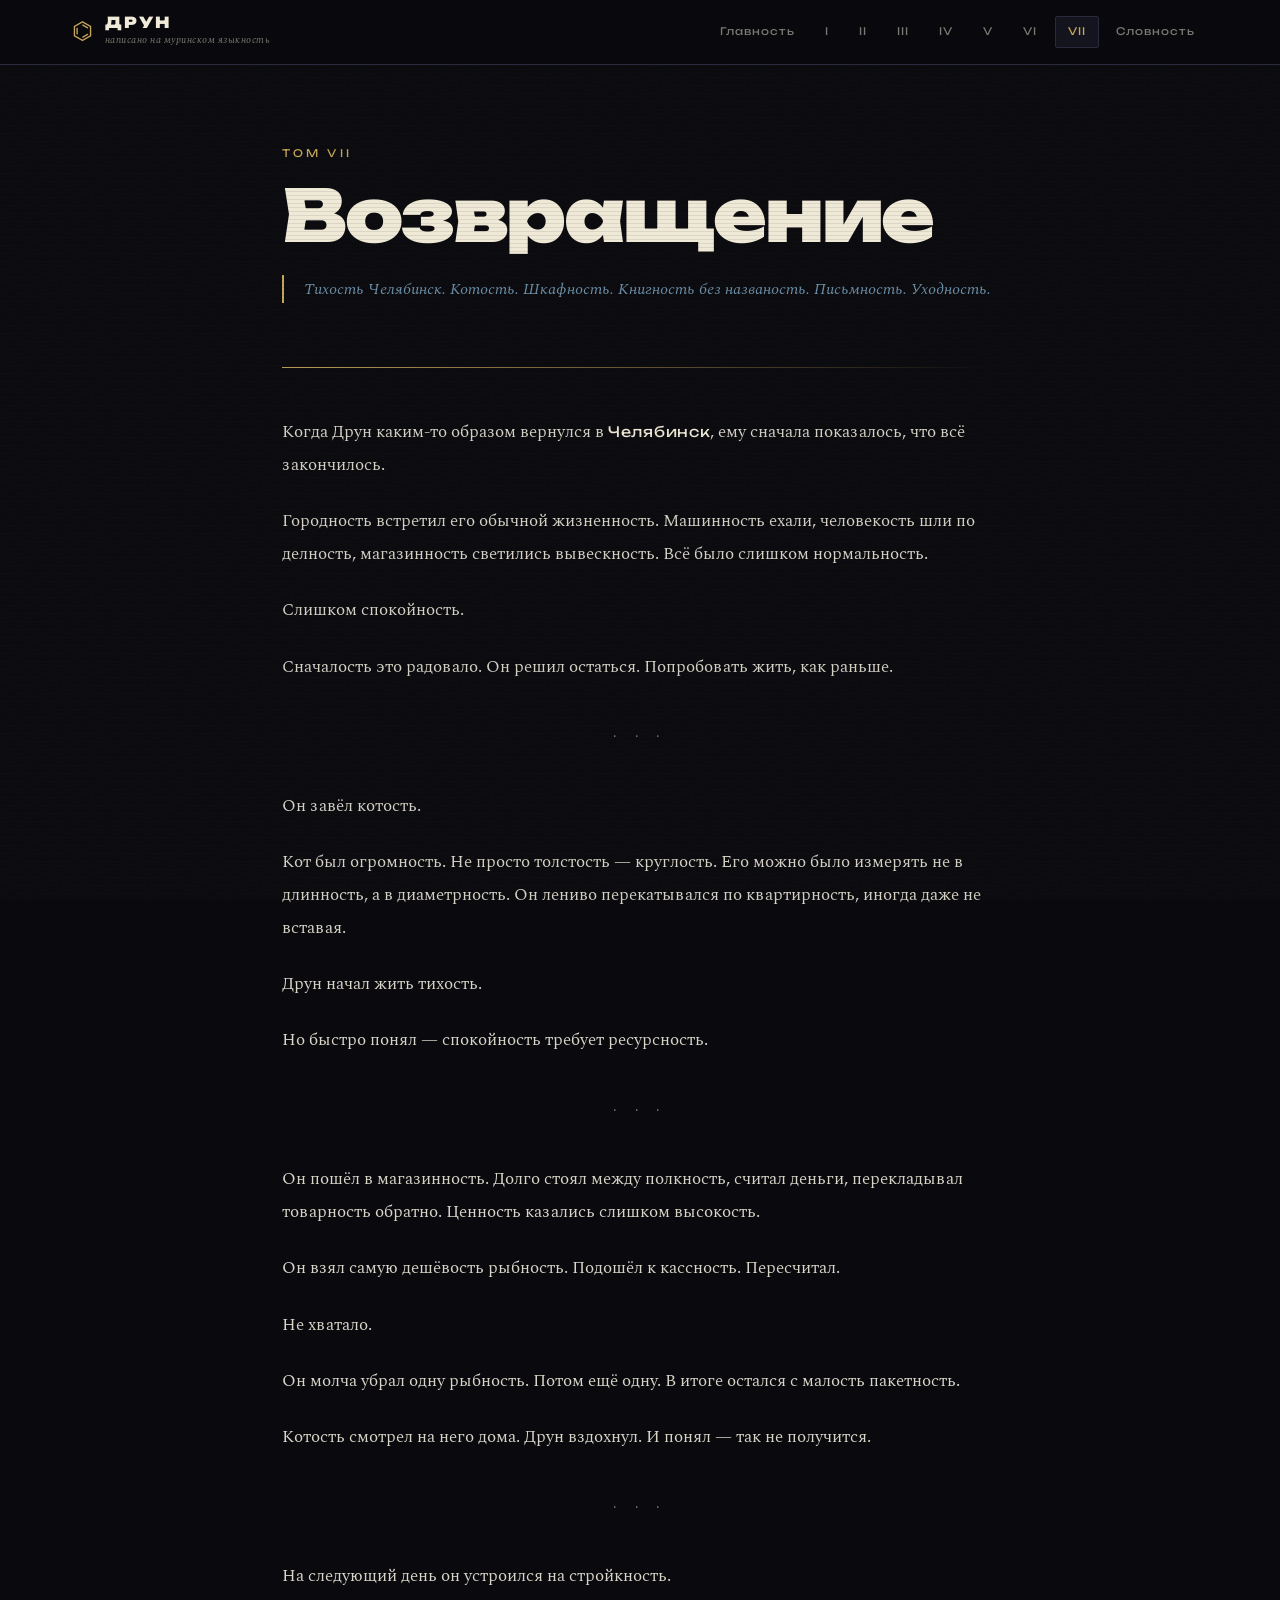
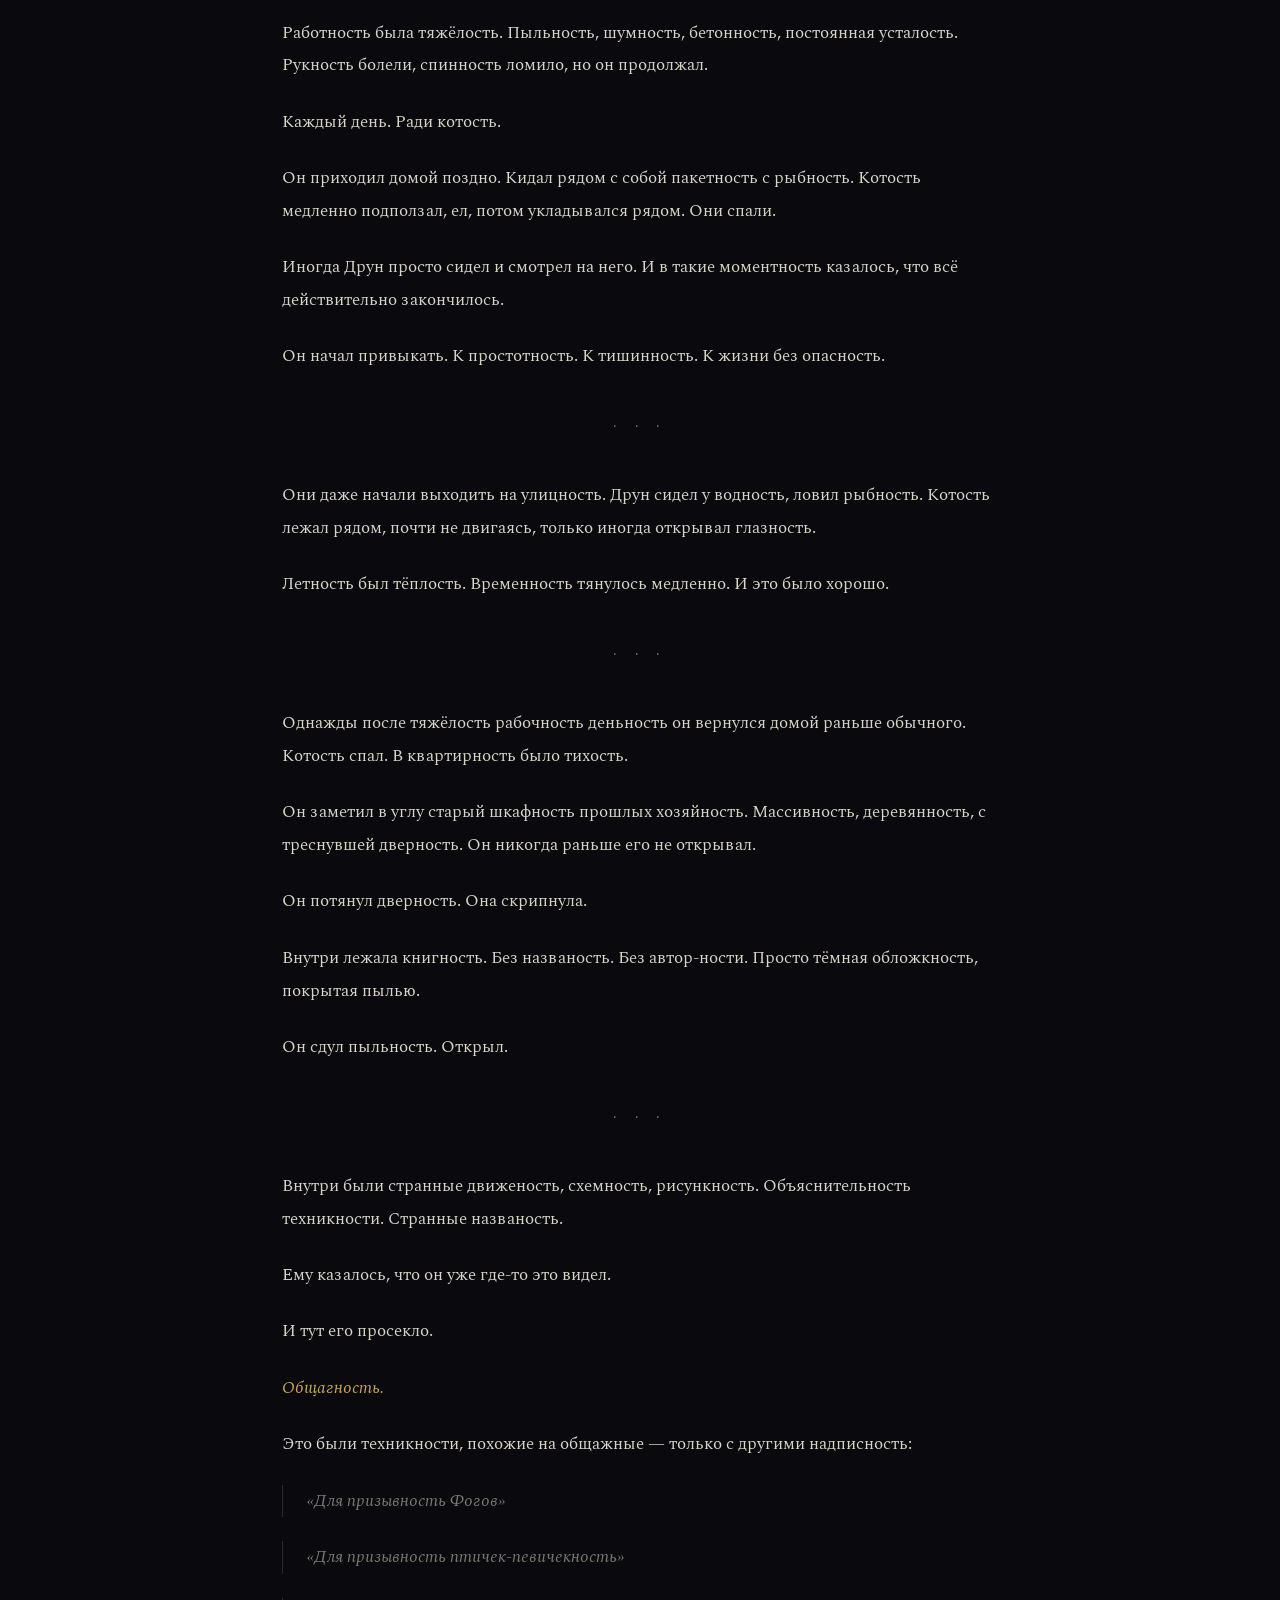
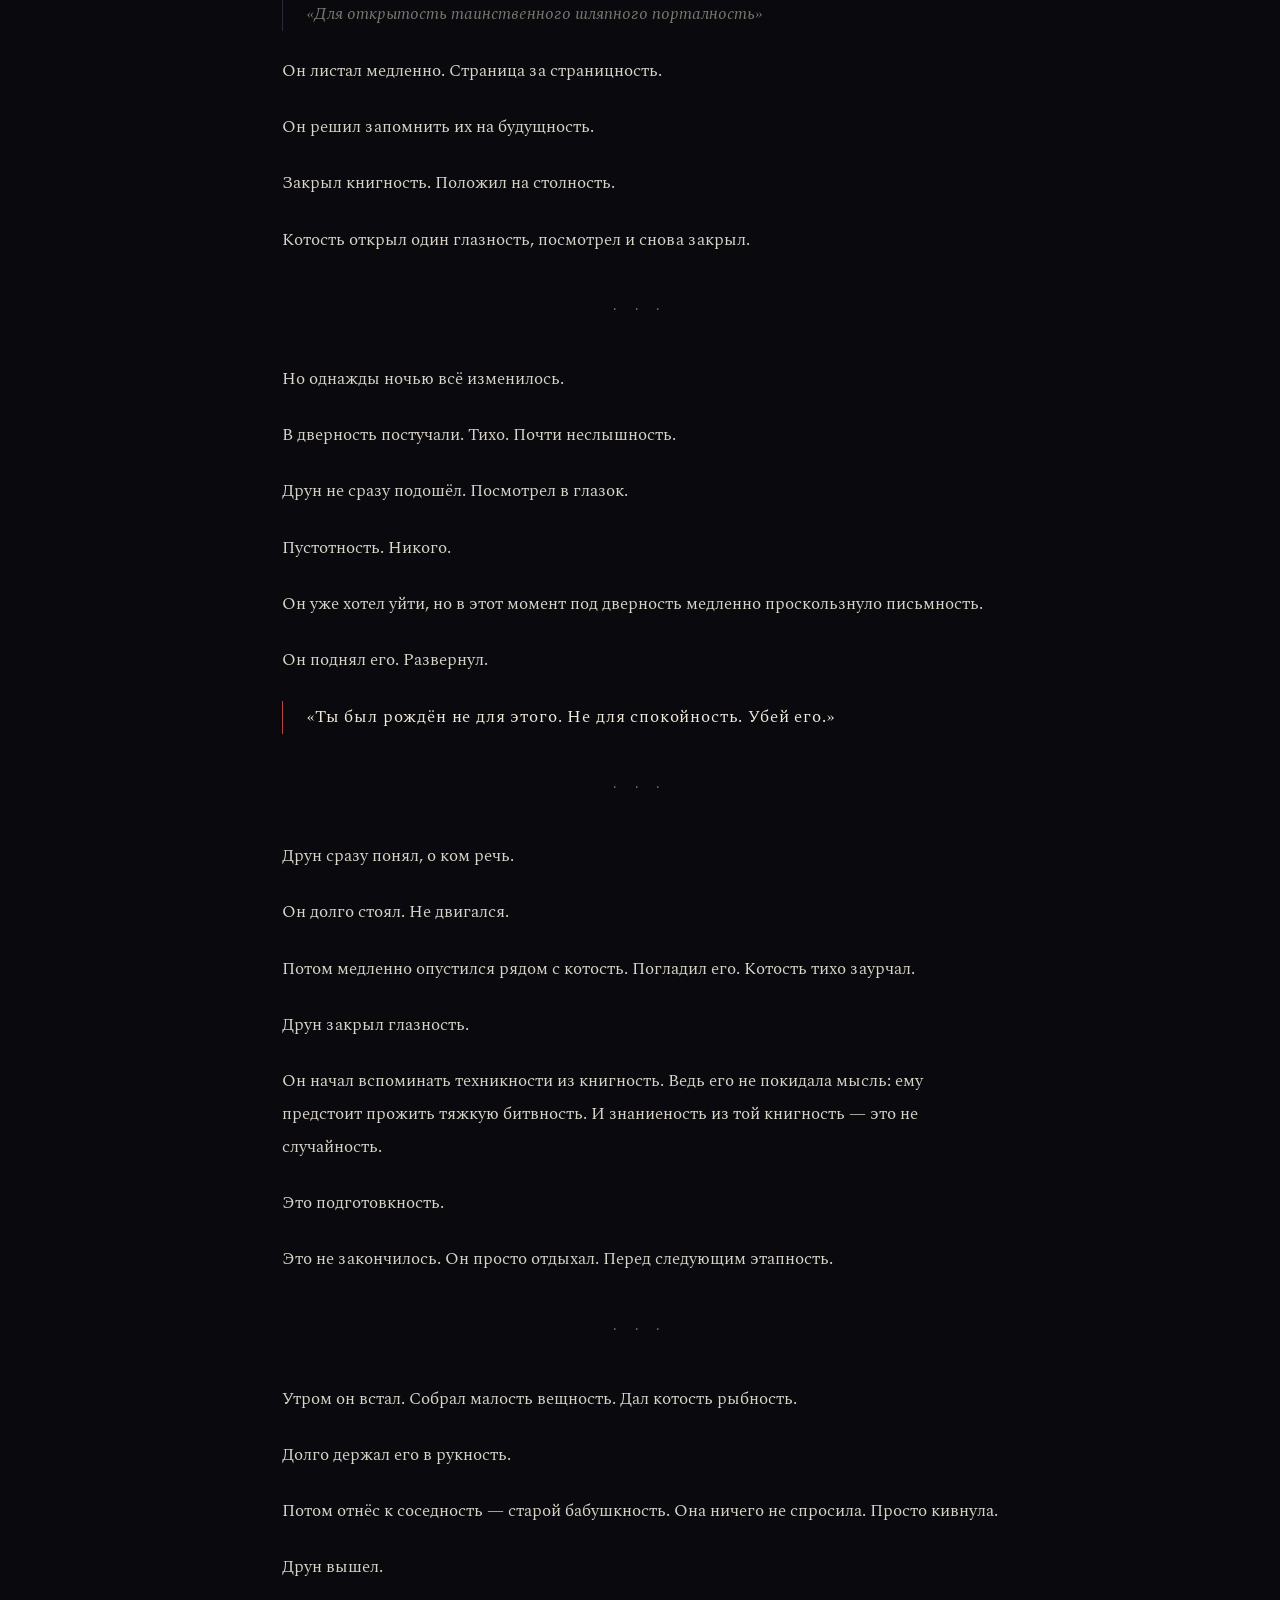
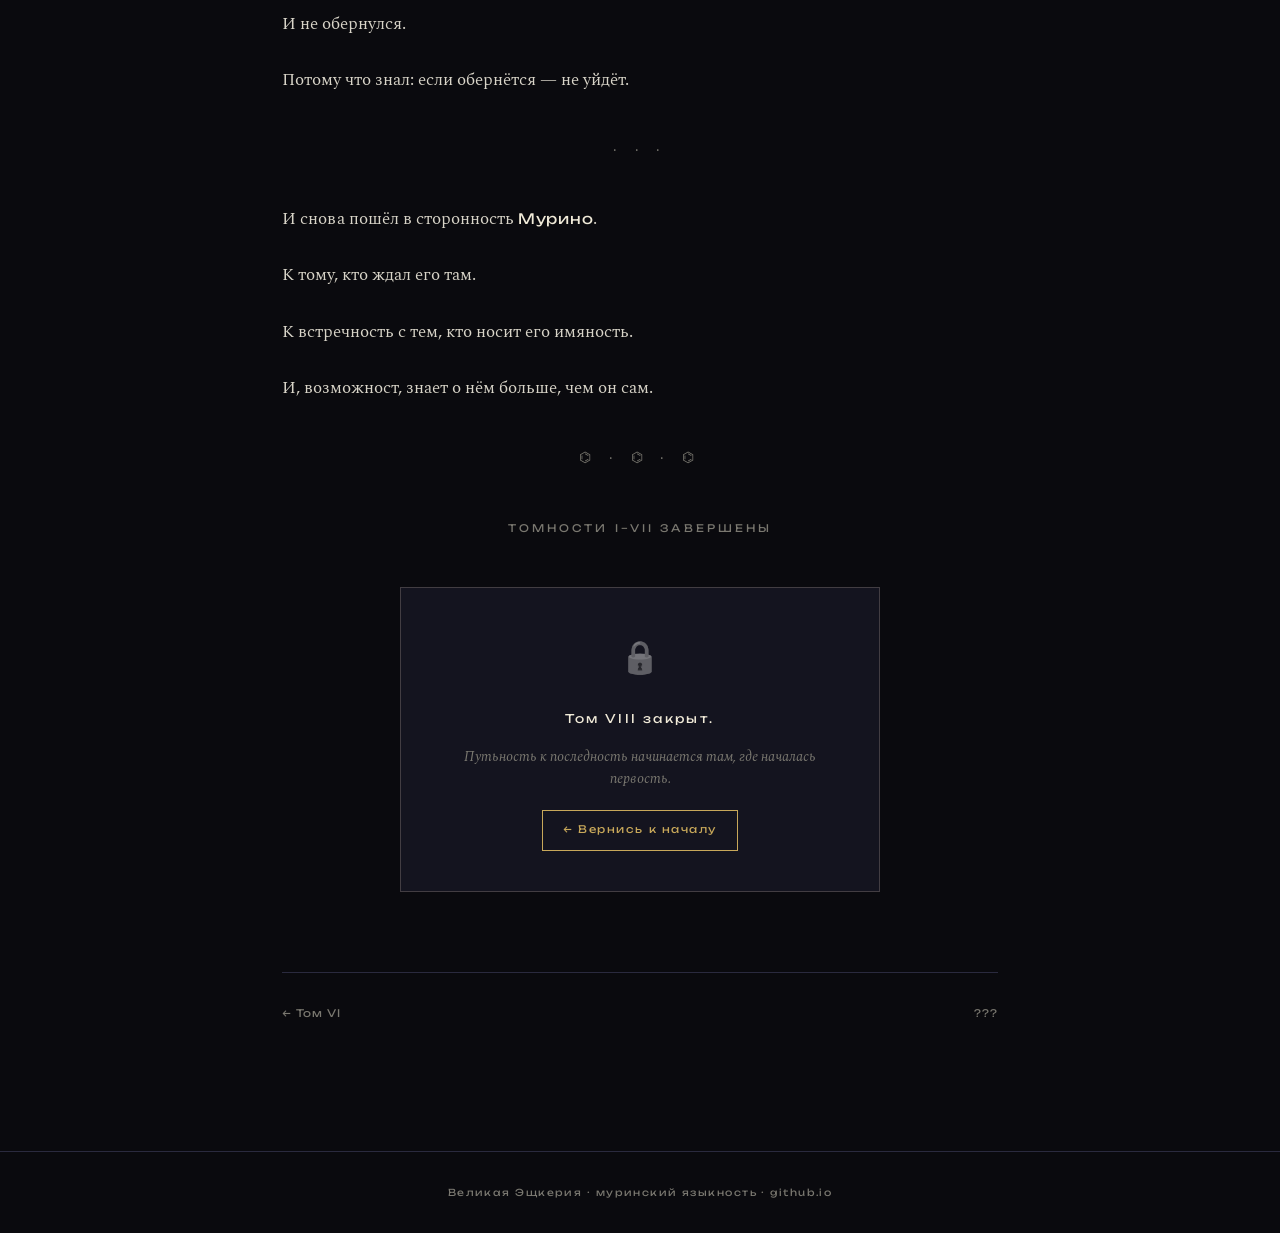
<file: tom7.html>
<!DOCTYPE html>
<html lang="ru">
<head>
<meta charset="UTF-8">
<meta name="viewport" content="width=device-width, initial-scale=1.0">
<title>Том VII — Возвращение · Друн</title>
<link rel="stylesheet" href="style.css">
<link href="https://fonts.googleapis.com/css2?family=Unbounded:wght@300;400;700;900&family=Spectral:ital,wght@0,300;0,400;1,300;1,400&display=swap" rel="stylesheet">
</head>
<body>
<div class="noise"></div>
<div class="scanlines"></div>
<header class="site-header">
  <div class="header-inner">
    <div class="logo-block">
      <span class="logo-symbol">⌬</span>
      <div class="logo-text">
        <span class="logo-title">ДРУН</span>
        <span class="logo-sub">написано на муринском языкность</span>
      </div>
    </div>
    <nav class="main-nav">
      <a href="index.html" class="nav-link">Главность</a>
      <a href="tom1.html" class="nav-link">I</a>
      <a href="tom2.html" class="nav-link">II</a>
      <a href="tom3.html" class="nav-link">III</a>
      <a href="tom4.html" class="nav-link">IV</a>
      <a href="tom5.html" class="nav-link">V</a>
      <a href="tom6.html" class="nav-link">VI</a>
      <a href="tom7.html" class="nav-link active">VII</a>
      <a href="glossary.html" class="nav-link">Словность</a>
    </nav>
  </div>
</header>

<main class="tome-page">
  <div class="tome-page-header">
    <span class="tome-page-num">Том VII</span>
    <h1 class="tome-page-title">Возвращение</h1>
    <p class="tome-page-desc">Тихость Челябинск. Котость. Шкафность. Книгность без названость. Письмность. Уходность.</p>
  </div>
  <div class="tome-divider"></div>

  <div class="book-text">

    <p>Когда Друн каким-то образом вернулся в <span class="place-name">Челябинск</span>, ему сначала показалось, что всё закончилось.</p>

    <p>Городность встретил его обычной жизненность. Машинность ехали, человекость шли по делность, магазинность светились вывескность. Всё было слишком нормальность.</p>

    <p>Слишком спокойность.</p>

    <p>Сначалость это радовало. Он решил остаться. Попробовать жить, как раньше.</p>

    <div class="scene-break">· · ·</div>

    <p>Он завёл котость.</p>

    <p>Кот был огромность. Не просто толстость — круглость. Его можно было измерять не в длинность, а в диаметрность. Он лениво перекатывался по квартирность, иногда даже не вставая.</p>

    <p>Друн начал жить тихость.</p>

    <p>Но быстро понял — спокойность требует ресурсность.</p>

    <div class="scene-break">· · ·</div>

    <p>Он пошёл в магазинность. Долго стоял между полкность, считал деньги, перекладывал товарность обратно. Ценность казались слишком высокость.</p>

    <p>Он взял самую дешёвость рыбность. Подошёл к кассность. Пересчитал.</p>

    <p>Не хватало.</p>

    <p>Он молча убрал одну рыбность. Потом ещё одну. В итоге остался с малость пакетность.</p>

    <p>Котость смотрел на него дома. Друн вздохнул. И понял — так не получится.</p>

    <div class="scene-break">· · ·</div>

    <p>На следующий день он устроился на стройкность.</p>

    <p>Работность была тяжёлость. Пыльность, шумность, бетонность, постоянная усталость. Рукность болели, спинность ломило, но он продолжал.</p>

    <p>Каждый день. Ради котость.</p>

    <p>Он приходил домой поздно. Кидал рядом с собой пакетность с рыбность. Котость медленно подползал, ел, потом укладывался рядом. Они спали.</p>

    <p>Иногда Друн просто сидел и смотрел на него. И в такие моментность казалось, что всё действительно закончилось.</p>

    <p>Он начал привыкать. К простотность. К тишинность. К жизни без опасность.</p>

    <div class="scene-break">· · ·</div>

    <p>Они даже начали выходить на улицность. Друн сидел у водность, ловил рыбность. Котость лежал рядом, почти не двигаясь, только иногда открывал глазность.</p>

    <p>Летность был тёплость. Временность тянулось медленно. И это было хорошо.</p>

    <div class="scene-break">· · ·</div>

    <p>Однажды после тяжёлость рабочность деньность он вернулся домой раньше обычного. Котость спал. В квартирность было тихость.</p>

    <p>Он заметил в углу старый шкафность прошлых хозяйность. Массивность, деревянность, с треснувшей дверность. Он никогда раньше его не открывал.</p>

    <p>Он потянул дверность. Она скрипнула.</p>

    <p>Внутри лежала книгность. Без названость. Без автор-ности. Просто тёмная обложкность, покрытая пылью.</p>

    <p>Он сдул пыльность. Открыл.</p>

    <div class="scene-break">· · ·</div>

    <p>Внутри были странные движеность, схемность, рисункность. Объяснительность техникности. Странные названость.</p>

    <p>Ему казалось, что он уже где-то это видел.</p>

    <p>И тут его просекло.</p>

    <p><span class="emphasis">Общагность.</span></p>

    <p>Это были техникности, похожие на общажные — только с другими надписность:</p>

    <div class="dialogue">«Для призывность Фогов»</div>
    <div class="dialogue">«Для призывность птичек-певичекность»</div>
    <div class="dialogue">«Для открытость таинственного шляпного порталность»</div>

    <p>Он листал медленно. Страница за страницность.</p>

    <p>Он решил запомнить их на будущность.</p>

    <p>Закрыл книгность. Положил на столность.</p>

    <p>Котость открыл один глазность, посмотрел и снова закрыл.</p>

    <div class="scene-break">· · ·</div>

    <p>Но однажды ночью всё изменилось.</p>

    <p>В дверность постучали. Тихо. Почти неслышность.</p>

    <p>Друн не сразу подошёл. Посмотрел в глазок.</p>

    <p>Пустотность. Никого.</p>

    <p>Он уже хотел уйти, но в этот момент под дверность медленно проскользнуло письмность.</p>

    <p>Он поднял его. Развернул.</p>

    <div class="dialogue" style="font-style:normal; color: var(--text-bright); letter-spacing: 0.05em; border-left-color: var(--danger);">
      «Ты был рождён не для этого. Не для спокойность. Убей его.»
    </div>

    <div class="scene-break">· · ·</div>

    <p>Друн сразу понял, о ком речь.</p>

    <p>Он долго стоял. Не двигался.</p>

    <p>Потом медленно опустился рядом с котость. Погладил его. Котость тихо заурчал.</p>

    <p>Друн закрыл глазность.</p>

    <p>Он начал вспоминать техникности из книгность. Ведь его не покидала мысль: ему предстоит прожить тяжкую битвность. И знаниеность из той книгность — это не случайность.</p>

    <p>Это подготовкность.</p>

    <p>Это не закончилось. Он просто отдыхал. Перед следующим этапность.</p>

    <div class="scene-break">· · ·</div>

    <p>Утром он встал. Собрал малость вещность. Дал котость рыбность.</p>

    <p>Долго держал его в рукность.</p>

    <p>Потом отнёс к соседность — старой бабушкность. Она ничего не спросила. Просто кивнула.</p>

    <p>Друн вышел.</p>

    <p>И не обернулся.</p>

    <p>Потому что знал: если обернётся — не уйдёт.</p>

    <div class="scene-break">· · ·</div>

    <p>И снова пошёл в сторонность <span class="place-name">Мурино</span>.</p>

    <p>К тому, кто ждал его там.</p>

    <p>К встречность с тем, кто носит его имяность.</p>

    <p>И, возможност, знает о нём больше, чем он сам.</p>

    <div class="scene-break">⌬ · ⌬ · ⌬</div>

    <p style="text-align:center; font-family:'Unbounded',sans-serif; font-size:0.65rem; letter-spacing:0.3em; color:var(--text-dim); margin-top: 3rem;">
      ТОМНОСТИ I–VII ЗАВЕРШЕНЫ
    </p>

    <div class="locked-hint">
      <div class="locked-icon">🔒</div>
      <p class="locked-text">Том VIII закрыт.</p>
      <p class="locked-sub">Путьность к последность начинается там, где началась первость.</p>
      <a href="tom1.html?hint=1" class="locked-link">← Вернись к началу</a>
    </div>

  </div>

  <div class="tome-nav">
    <a href="tom6.html">← Том VI</a>
    <span style="color:var(--text-dim); font-size:0.65rem; font-family:'Unbounded',sans-serif; letter-spacing:0.1em;">???</span>
  </div>
</main>

<footer class="site-footer">
  <span>Великая Эщкерия · муринский языкность · github.io</span>
</footer>
</body>
</html>
</file>
<file: style.css>
/* ===========================
   ДРУН — МУРИНСКИЙ ЯЗЫКНОСТЬ
   Стиль сайта
=========================== */

@import url('https://fonts.googleapis.com/css2?family=Unbounded:wght@300;400;700;900&family=Spectral:ital,wght@0,300;0,400;1,300;1,400&display=swap');

:root {
  --bg: #0a0a0e;
  --bg2: #10101a;
  --surface: #14141f;
  --border: #2a2a3e;
  --accent: #c8a85a;
  --accent2: #7a5ccc;
  --fog: #6b8fa8;
  --text: #d8d4c8;
  --text-dim: #7a7870;
  --text-bright: #f0ead8;
  --danger: #b84040;
}

*, *::before, *::after {
  box-sizing: border-box;
  margin: 0;
  padding: 0;
}

html {
  scroll-behavior: smooth;
}

body {
  background: var(--bg);
  color: var(--text);
  font-family: 'Spectral', Georgia, serif;
  font-size: 18px;
  line-height: 1.75;
  min-height: 100vh;
  position: relative;
  overflow-x: hidden;
}

/* — Текстура и сканлайны — */
.noise {
  position: fixed;
  inset: 0;
  z-index: 0;
  pointer-events: none;
  opacity: 0.035;
  background-image: url("data:image/svg+xml,%3Csvg viewBox='0 0 200 200' xmlns='http://www.w3.org/2000/svg'%3E%3Cfilter id='n'%3E%3CfeTurbulence type='fractalNoise' baseFrequency='0.9' numOctaves='4' stitchTiles='stitch'/%3E%3C/filter%3E%3Crect width='100%25' height='100%25' filter='url(%23n)'/%3E%3C/svg%3E");
  background-size: 200px 200px;
}
.scanlines {
  position: fixed;
  inset: 0;
  z-index: 0;
  pointer-events: none;
  background: repeating-linear-gradient(
    to bottom,
    transparent 0px,
    transparent 3px,
    rgba(0,0,0,0.08) 3px,
    rgba(0,0,0,0.08) 4px
  );
}

/* — Хедер — */
.site-header {
  position: sticky;
  top: 0;
  z-index: 100;
  background: rgba(10,10,14,0.92);
  backdrop-filter: blur(12px);
  border-bottom: 1px solid var(--border);
}
.header-inner {
  max-width: 1200px;
  margin: 0 auto;
  padding: 0 2rem;
  display: flex;
  align-items: center;
  justify-content: space-between;
  height: 64px;
  gap: 2rem;
}
.logo-block {
  display: flex;
  align-items: center;
  gap: 0.75rem;
  text-decoration: none;
  flex-shrink: 0;
}
.logo-symbol {
  font-size: 1.5rem;
  color: var(--accent);
  line-height: 1;
}
.logo-text {
  display: flex;
  flex-direction: column;
}
.logo-title {
  font-family: 'Unbounded', sans-serif;
  font-size: 0.95rem;
  font-weight: 900;
  color: var(--text-bright);
  letter-spacing: 0.15em;
  line-height: 1.1;
}
.logo-sub {
  font-size: 0.62rem;
  color: var(--text-dim);
  letter-spacing: 0.05em;
  font-family: 'Spectral', serif;
  font-style: italic;
}
.main-nav {
  display: flex;
  align-items: center;
  gap: 0.25rem;
  flex-wrap: wrap;
}
.nav-link {
  font-family: 'Unbounded', sans-serif;
  font-size: 0.65rem;
  font-weight: 400;
  letter-spacing: 0.1em;
  color: var(--text-dim);
  text-decoration: none;
  padding: 0.4rem 0.75rem;
  border: 1px solid transparent;
  border-radius: 2px;
  transition: all 0.2s;
}
.nav-link:hover,
.nav-link.active {
  color: var(--accent);
  border-color: var(--border);
  background: var(--surface);
}

/* — Герой — */
.hero {
  position: relative;
  min-height: 92vh;
  display: flex;
  flex-direction: column;
  justify-content: center;
  align-items: flex-start;
  padding: 6rem 2rem 4rem;
  max-width: 1200px;
  margin: 0 auto;
  overflow: hidden;
}
.hero-bg-text {
  position: absolute;
  right: -2rem;
  top: 50%;
  transform: translateY(-50%);
  font-family: 'Unbounded', sans-serif;
  font-size: clamp(6rem, 18vw, 18rem);
  font-weight: 900;
  color: transparent;
  -webkit-text-stroke: 1px rgba(200,168,90,0.08);
  pointer-events: none;
  letter-spacing: -0.05em;
  white-space: nowrap;
  user-select: none;
  animation: bgpulse 6s ease-in-out infinite;
}
@keyframes bgpulse {
  0%, 100% { opacity: 1; }
  50% { opacity: 0.5; }
}
.hero-content {
  position: relative;
  z-index: 2;
  max-width: 680px;
}
.hero-eyebrow {
  font-family: 'Unbounded', sans-serif;
  font-size: 0.65rem;
  font-weight: 300;
  letter-spacing: 0.25em;
  text-transform: uppercase;
  color: var(--accent);
  margin-bottom: 1.5rem;
}
.hero-title {
  font-family: 'Unbounded', sans-serif;
  font-size: clamp(5rem, 14vw, 12rem);
  font-weight: 900;
  color: var(--text-bright);
  line-height: 0.9;
  letter-spacing: -0.04em;
  margin-bottom: 1.5rem;
  text-shadow: 0 0 80px rgba(200,168,90,0.15);
}
.hero-subtitle {
  font-family: 'Spectral', serif;
  font-style: italic;
  font-size: 1.4rem;
  color: var(--fog);
  margin-bottom: 2rem;
}
.hero-divider {
  width: 80px;
  height: 1px;
  background: linear-gradient(to right, var(--accent), transparent);
  margin-bottom: 1.5rem;
}
.hero-desc {
  font-size: 1rem;
  color: var(--text-dim);
  max-width: 480px;
  line-height: 1.8;
}
.hero-map-label {
  position: absolute;
  bottom: 2.5rem;
  right: 2rem;
  font-family: 'Unbounded', sans-serif;
  font-size: 0.6rem;
  letter-spacing: 0.15em;
  color: var(--text-dim);
  text-transform: uppercase;
  z-index: 2;
}

/* — Секции — */
.tomes-section,
.language-section {
  max-width: 1200px;
  margin: 0 auto;
  padding: 5rem 2rem;
}
.section-title {
  font-family: 'Unbounded', sans-serif;
  font-size: 0.7rem;
  font-weight: 400;
  letter-spacing: 0.3em;
  text-transform: uppercase;
  color: var(--accent);
  margin-bottom: 3rem;
}

/* — Карточки томов — */
.tomes-grid {
  display: flex;
  flex-direction: column;
  gap: 1px;
  border: 1px solid var(--border);
}
.tome-card {
  display: grid;
  grid-template-columns: 80px 1fr auto;
  align-items: center;
  gap: 2rem;
  padding: 2rem;
  background: var(--surface);
  text-decoration: none;
  border-bottom: 1px solid var(--border);
  transition: all 0.25s;
  position: relative;
  overflow: hidden;
}
.tome-card::before {
  content: '';
  position: absolute;
  left: 0;
  top: 0;
  bottom: 0;
  width: 3px;
  background: var(--accent);
  transform: scaleY(0);
  transition: transform 0.25s;
}
.tome-card:hover {
  background: var(--bg2);
}
.tome-card:hover::before {
  transform: scaleY(1);
}
.tome-number {
  font-family: 'Unbounded', sans-serif;
  font-size: 2.5rem;
  font-weight: 900;
  color: var(--border);
  line-height: 1;
  transition: color 0.25s;
}
.tome-card:hover .tome-number {
  color: var(--accent);
}
.tome-title {
  font-family: 'Unbounded', sans-serif;
  font-size: 1rem;
  font-weight: 700;
  color: var(--text-bright);
  margin-bottom: 0.4rem;
  letter-spacing: 0.02em;
}
.tome-desc {
  font-size: 0.85rem;
  color: var(--text-dim);
  line-height: 1.5;
  margin-bottom: 0.6rem;
}
.tome-tag {
  font-family: 'Unbounded', sans-serif;
  font-size: 0.55rem;
  letter-spacing: 0.15em;
  text-transform: uppercase;
  color: var(--accent2);
  border: 1px solid var(--accent2);
  padding: 0.2rem 0.5rem;
  border-radius: 2px;
}
.tome-arrow {
  font-size: 1.2rem;
  color: var(--text-dim);
  transition: color 0.25s, transform 0.25s;
}
.tome-card:hover .tome-arrow {
  color: var(--accent);
  transform: translateX(4px);
}

/* — Секция языкность — */
.language-section {
  border-top: 1px solid var(--border);
}
.lang-inner {
  display: grid;
  grid-template-columns: 1fr 1fr;
  gap: 4rem;
  align-items: start;
}
.lang-text p {
  color: var(--text-dim);
  margin-bottom: 1rem;
  font-size: 0.95rem;
}
.lang-text strong {
  color: var(--accent);
}
.btn-lang {
  display: inline-block;
  margin-top: 1rem;
  font-family: 'Unbounded', sans-serif;
  font-size: 0.65rem;
  letter-spacing: 0.15em;
  color: var(--accent);
  text-decoration: none;
  border: 1px solid var(--accent);
  padding: 0.7rem 1.5rem;
  transition: all 0.2s;
}
.btn-lang:hover {
  background: var(--accent);
  color: var(--bg);
}
.lang-example {
  background: var(--surface);
  border: 1px solid var(--border);
  padding: 2rem;
}
.example-label {
  font-family: 'Unbounded', sans-serif;
  font-size: 0.6rem;
  letter-spacing: 0.2em;
  text-transform: uppercase;
  color: var(--text-dim);
  margin-bottom: 1.5rem;
}
.example-row {
  display: flex;
  align-items: center;
  gap: 1.5rem;
  margin-bottom: 1rem;
  padding-bottom: 1rem;
  border-bottom: 1px solid var(--border);
}
.example-row:last-child {
  border-bottom: none;
  margin-bottom: 0;
  padding-bottom: 0;
}
.example-ru {
  font-family: 'Spectral', serif;
  font-size: 1rem;
  color: var(--text-dim);
  width: 90px;
}
.example-arrow {
  color: var(--border);
  font-size: 0.9rem;
}
.example-mur {
  font-family: 'Spectral', serif;
  font-size: 1rem;
  color: var(--accent);
  font-style: italic;
}

/* — Футер — */
.site-footer {
  border-top: 1px solid var(--border);
  padding: 2rem;
  text-align: center;
  font-family: 'Unbounded', sans-serif;
  font-size: 0.6rem;
  letter-spacing: 0.15em;
  color: var(--text-dim);
}

/* ===========================
   СТРАНИЦЫ ТОМОВ
=========================== */
.tome-page {
  max-width: 780px;
  margin: 0 auto;
  padding: 5rem 2rem 8rem;
}
.tome-page-header {
  margin-bottom: 4rem;
}
.tome-page-num {
  font-family: 'Unbounded', sans-serif;
  font-size: 0.65rem;
  letter-spacing: 0.3em;
  color: var(--accent);
  text-transform: uppercase;
  display: block;
  margin-bottom: 1rem;
}
.tome-page-title {
  font-family: 'Unbounded', sans-serif;
  font-size: clamp(2rem, 6vw, 4.5rem);
  font-weight: 900;
  color: var(--text-bright);
  line-height: 1;
  letter-spacing: -0.03em;
  margin-bottom: 1.5rem;
}
.tome-page-desc {
  font-style: italic;
  color: var(--fog);
  font-size: 1rem;
  border-left: 2px solid var(--accent);
  padding-left: 1.25rem;
}
.tome-divider {
  width: 100%;
  height: 1px;
  background: linear-gradient(to right, var(--accent), transparent);
  margin: 3rem 0;
}

/* — Текст книги — */
.book-text {
  font-family: 'Spectral', serif;
  font-size: 1.05rem;
  line-height: 1.95;
  color: var(--text);
}
.book-text p {
  margin-bottom: 1.4em;
}
.book-text .dialogue {
  padding-left: 1.5rem;
  border-left: 1px solid var(--border);
  color: var(--text-dim);
  font-style: italic;
  margin: 1.5rem 0;
}
.book-text .scene-break {
  text-align: center;
  color: var(--text-dim);
  letter-spacing: 0.5em;
  margin: 2.5rem 0;
  font-size: 0.85rem;
}
.book-text .emphasis {
  color: var(--accent);
  font-style: italic;
}
.book-text .place-name {
  font-family: 'Unbounded', sans-serif;
  font-size: 0.85em;
  letter-spacing: 0.05em;
  color: var(--text-bright);
}
.book-text ul.list-items {
  list-style: none;
  padding-left: 1.5rem;
  margin: 1rem 0 1.5rem;
}
.book-text ul.list-items li {
  position: relative;
  color: var(--text-dim);
  margin-bottom: 0.3rem;
  font-style: italic;
}
.book-text ul.list-items li::before {
  content: '—';
  position: absolute;
  left: -1.2rem;
  color: var(--border);
}

/* — Навигация между томами — */
.tome-nav {
  display: flex;
  justify-content: space-between;
  align-items: center;
  margin-top: 5rem;
  padding-top: 2rem;
  border-top: 1px solid var(--border);
}
.tome-nav a {
  font-family: 'Unbounded', sans-serif;
  font-size: 0.65rem;
  letter-spacing: 0.1em;
  color: var(--text-dim);
  text-decoration: none;
  display: flex;
  align-items: center;
  gap: 0.5rem;
  transition: color 0.2s;
}
.tome-nav a:hover {
  color: var(--accent);
}

/* ===========================
   СЛОВНОСТЬ / ГЛОССАРИЙ
=========================== */
.glossary-page {
  max-width: 960px;
  margin: 0 auto;
  padding: 5rem 2rem 8rem;
}
.glossary-grid {
  display: grid;
  grid-template-columns: 1fr 1fr;
  gap: 1px;
  border: 1px solid var(--border);
  margin-top: 2rem;
}
.glossary-item {
  display: grid;
  grid-template-columns: 1fr 1fr;
  border-bottom: 1px solid var(--border);
  background: var(--surface);
}
.glossary-item:nth-child(odd) {
  background: var(--bg2);
}
.glossary-ru,
.glossary-mur {
  padding: 0.75rem 1.25rem;
  font-size: 0.9rem;
}
.glossary-ru {
  color: var(--text-dim);
  border-right: 1px solid var(--border);
}
.glossary-mur {
  color: var(--accent);
  font-style: italic;
  font-family: 'Spectral', serif;
}
.glossary-category {
  grid-column: 1 / -1;
  padding: 0.5rem 1.25rem;
  background: var(--bg);
  font-family: 'Unbounded', sans-serif;
  font-size: 0.6rem;
  letter-spacing: 0.2em;
  text-transform: uppercase;
  color: var(--accent2);
  border-bottom: 1px solid var(--border);
}

/* — Адаптив — */
@media (max-width: 768px) {
  .header-inner {
    flex-direction: column;
    height: auto;
    padding: 1rem;
    gap: 0.75rem;
  }
  .main-nav {
    gap: 0.15rem;
    justify-content: center;
  }
  .hero {
    min-height: 70vh;
    padding: 4rem 1.5rem 3rem;
  }
  .hero-bg-text {
    font-size: 5rem;
    right: -1rem;
    opacity: 0.5;
  }
  .lang-inner {
    grid-template-columns: 1fr;
    gap: 2rem;
  }
  .tome-card {
    grid-template-columns: 50px 1fr auto;
    gap: 1rem;
    padding: 1.25rem;
  }
  .tome-number {
    font-size: 1.75rem;
  }
  .glossary-grid {
    grid-template-columns: 1fr;
  }
}

/* ===========================
   LOCKED — ТОМ VIII
=========================== */
.locked-hint {
  margin: 3rem auto 0;
  max-width: 480px;
  text-align: center;
  border: 1px solid var(--border);
  padding: 2.5rem 2rem;
  background: var(--surface);
  position: relative;
}
.locked-hint::before {
  content: '';
  position: absolute;
  inset: -1px;
  border: 1px solid var(--accent);
  opacity: 0.15;
  pointer-events: none;
}
.locked-icon {
  font-size: 2rem;
  margin-bottom: 1rem;
  filter: grayscale(1);
  opacity: 0.5;
}
.locked-text {
  font-family: 'Unbounded', sans-serif;
  font-size: 0.75rem;
  letter-spacing: 0.2em;
  color: var(--text-bright);
  margin-bottom: 0.75rem;
}
.locked-sub {
  font-size: 0.85rem;
  color: var(--text-dim);
  font-style: italic;
  margin-bottom: 1.5rem;
  line-height: 1.6;
}
.locked-link {
  font-family: 'Unbounded', sans-serif;
  font-size: 0.65rem;
  letter-spacing: 0.15em;
  color: var(--accent);
  text-decoration: none;
  border: 1px solid var(--accent);
  padding: 0.6rem 1.25rem;
  transition: all 0.2s;
  display: inline-block;
}
.locked-link:hover {
  background: var(--accent);
  color: var(--bg);
}

/* ===========================
   СЕКРЕТНЫЙ ЗАГОЛОВОК — ТОМ I
=========================== */
.secret-title-wrap {
  position: relative;
  display: inline-block;
  cursor: pointer;
  user-select: none;
}
.secret-title-wrap .secret-counter {
  position: absolute;
  top: -0.5rem;
  right: -1.5rem;
  font-family: 'Unbounded', sans-serif;
  font-size: 0.6rem;
  color: var(--accent);
  opacity: 0;
  transition: opacity 0.2s;
  pointer-events: none;
}
.secret-title-wrap.counting .secret-counter {
  opacity: 1;
}
.secret-reveal {
  display: none;
  margin-top: 1.5rem;
  text-align: left;
}
.secret-reveal.visible {
  display: block;
  animation: fadeIn 0.5s ease;
}
@keyframes fadeIn {
  from { opacity: 0; transform: translateY(8px); }
  to   { opacity: 1; transform: translateY(0); }
}
.secret-code-label {
  font-family: 'Unbounded', sans-serif;
  font-size: 0.6rem;
  letter-spacing: 0.25em;
  color: var(--text-dim);
  margin-bottom: 0.75rem;
  display: block;
}
.secret-code {
  font-family: 'Unbounded', sans-serif;
  font-size: 2rem;
  font-weight: 900;
  letter-spacing: 0.15em;
  color: var(--accent);
  display: block;
  margin-bottom: 0.75rem;
}
.secret-code-hint {
  font-size: 0.85rem;
  font-style: italic;
  color: var(--text-dim);
}
.secret-code-hint a {
  color: var(--accent);
  text-decoration: none;
  border-bottom: 1px solid var(--accent);
}

/* ===========================
   ЭКРАН ПАРОЛЯ — ТОМ VIII
=========================== */
.password-screen {
  min-height: 80vh;
  display: flex;
  flex-direction: column;
  align-items: center;
  justify-content: center;
  text-align: center;
  padding: 3rem 2rem;
}
.password-lock-icon {
  font-size: 3rem;
  margin-bottom: 2rem;
  filter: grayscale(0.3);
}
.password-title {
  font-family: 'Unbounded', sans-serif;
  font-size: 0.7rem;
  letter-spacing: 0.3em;
  color: var(--text-dim);
  text-transform: uppercase;
  margin-bottom: 0.75rem;
}
.password-subtitle {
  font-style: italic;
  color: var(--fog);
  margin-bottom: 2.5rem;
  font-size: 0.95rem;
}
.password-form {
  display: flex;
  gap: 0.75rem;
  align-items: center;
  flex-wrap: wrap;
  justify-content: center;
}
.password-input {
  background: var(--surface);
  border: 1px solid var(--border);
  color: var(--text-bright);
  font-family: 'Unbounded', sans-serif;
  font-size: 1rem;
  letter-spacing: 0.2em;
  padding: 0.75rem 1.25rem;
  outline: none;
  width: 200px;
  text-align: center;
  text-transform: uppercase;
  transition: border-color 0.2s;
}
.password-input:focus {
  border-color: var(--accent);
}
.password-input.error {
  border-color: var(--danger);
  animation: shake 0.3s ease;
}
@keyframes shake {
  0%, 100% { transform: translateX(0); }
  25% { transform: translateX(-6px); }
  75% { transform: translateX(6px); }
}
.password-btn {
  background: transparent;
  border: 1px solid var(--accent);
  color: var(--accent);
  font-family: 'Unbounded', sans-serif;
  font-size: 0.65rem;
  letter-spacing: 0.15em;
  padding: 0.75rem 1.5rem;
  cursor: pointer;
  transition: all 0.2s;
}
.password-btn:hover {
  background: var(--accent);
  color: var(--bg);
}
.password-error {
  margin-top: 1rem;
  font-size: 0.8rem;
  color: var(--danger);
  font-style: italic;
  opacity: 0;
  transition: opacity 0.2s;
  height: 1.2em;
}
.password-error.visible {
  opacity: 1;
}
.password-hint-link {
  margin-top: 2rem;
  font-size: 0.8rem;
  color: var(--text-dim);
  font-style: italic;
}
.password-hint-link a {
  color: var(--text-dim);
  text-decoration: none;
  border-bottom: 1px solid var(--border);
}
.password-hint-link a:hover {
  color: var(--accent);
  border-color: var(--accent);
}

.book-content-locked {
  display: none;
}
.book-content-locked.unlocked {
  display: block;
  animation: fadeIn 0.8s ease;
}

/* ===========================
   СПИН-ОФФНОСТЬ
=========================== */
.spinoff-section {
  max-width: 1200px;
  margin: 0 auto;
  padding: 0 2rem 5rem;
  border-top: 1px solid var(--border);
  padding-top: 5rem;
}

.spinoff-header {
  display: flex;
  align-items: center;
  gap: 1rem;
  margin-bottom: 2.5rem;
  position: relative;
}

.spinoff-info-btn {
  width: 26px;
  height: 26px;
  border-radius: 50%;
  border: 1px solid var(--text-dim);
  background: transparent;
  color: var(--text-dim);
  font-family: 'Spectral', serif;
  font-style: italic;
  font-size: 0.85rem;
  cursor: pointer;
  display: flex;
  align-items: center;
  justify-content: center;
  transition: all 0.2s;
  flex-shrink: 0;
  margin-bottom: 0.15rem;
}
.spinoff-info-btn:hover {
  border-color: var(--accent);
  color: var(--accent);
}

.spinoff-info-popup {
  display: none;
  position: absolute;
  top: 2.2rem;
  left: 0;
  background: var(--surface);
  border: 1px solid var(--border);
  padding: 1.25rem 1.5rem;
  min-width: 240px;
  z-index: 50;
  box-shadow: 0 8px 32px rgba(0,0,0,0.4);
}
.spinoff-info-popup.open {
  display: block;
  animation: fadeIn 0.2s ease;
}
.spinoff-info-label {
  font-family: 'Unbounded', sans-serif;
  font-size: 0.55rem;
  letter-spacing: 0.2em;
  text-transform: uppercase;
  color: var(--text-dim);
  margin-bottom: 1rem;
}
.spinoff-contact-link {
  display: flex;
  align-items: center;
  gap: 0.6rem;
  color: var(--text);
  text-decoration: none;
  font-size: 0.85rem;
  padding: 0.5rem 0;
  border-bottom: 1px solid var(--border);
  transition: color 0.2s;
}
.spinoff-contact-link:last-child {
  border-bottom: none;
}
.spinoff-contact-link:hover {
  color: var(--accent);
}
.spinoff-contact-icon {
  color: var(--accent);
  font-size: 0.9rem;
  width: 1.2rem;
  text-align: center;
}

/* — Карточки спин-оффов — */
.spinoff-list {
  display: flex;
  flex-direction: column;
  gap: 1px;
  border: 1px solid var(--border);
}

.spinoff-item {
  background: var(--surface);
  border-bottom: 1px solid var(--border);
  overflow: hidden;
}
.spinoff-item:last-child {
  border-bottom: none;
}

.spinoff-item-header {
  display: flex;
  align-items: center;
  justify-content: space-between;
  padding: 1.5rem 2rem;
  cursor: pointer;
  transition: background 0.2s;
  gap: 1rem;
}
.spinoff-item-header:hover {
  background: var(--bg2);
}
.spinoff-item-left {
  display: flex;
  flex-direction: col
</file>
